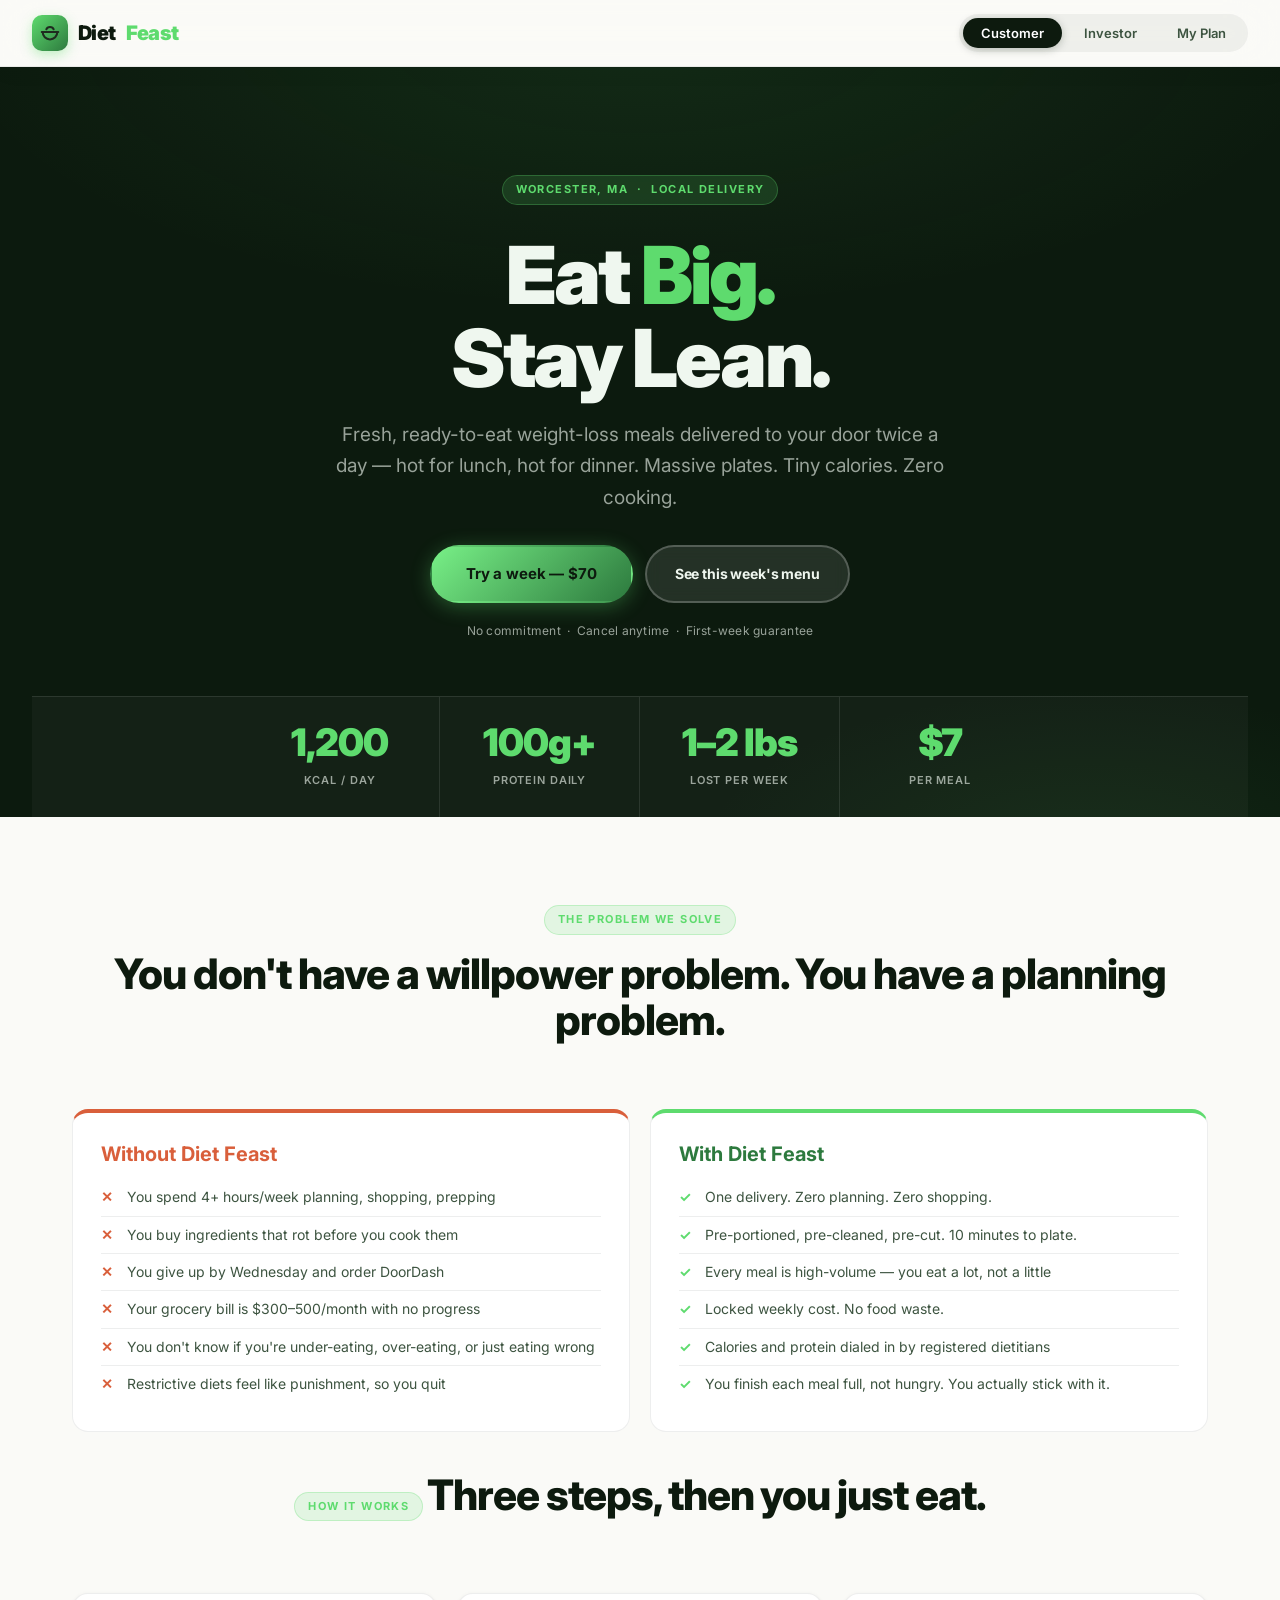
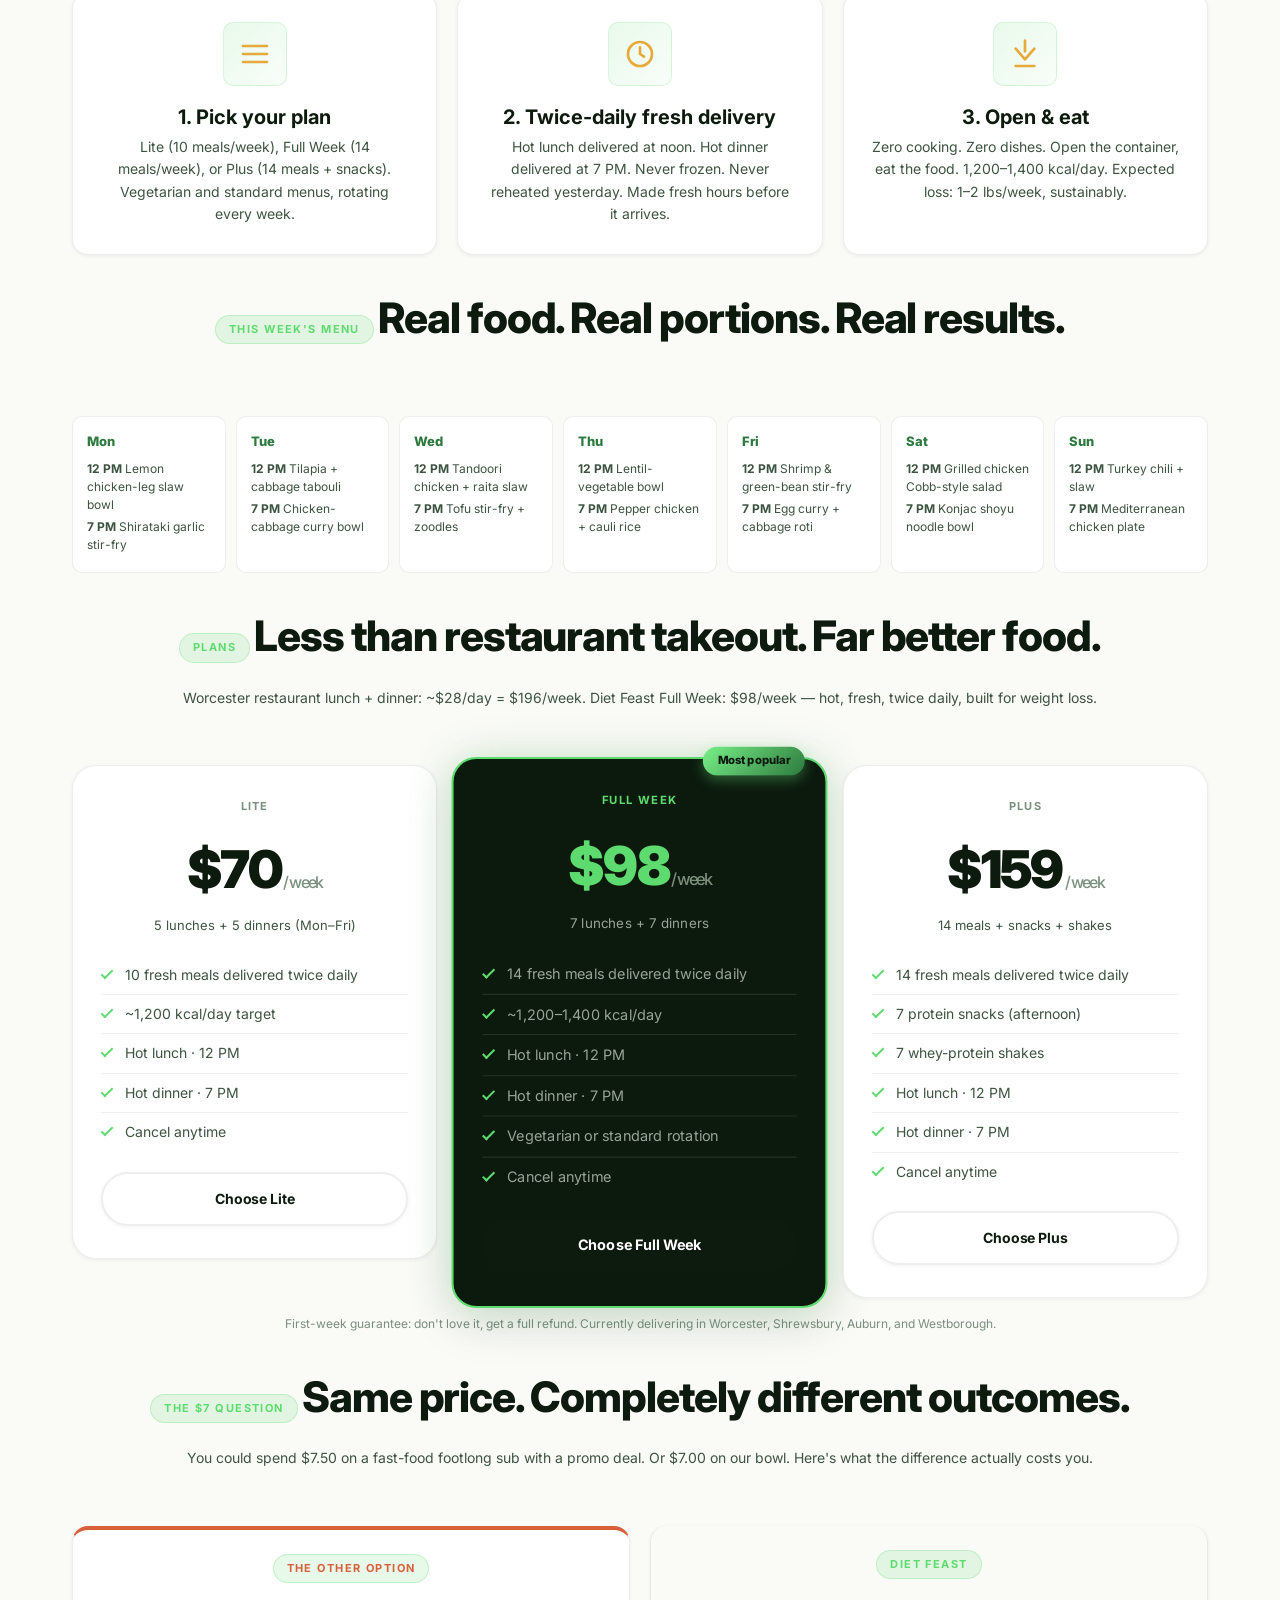
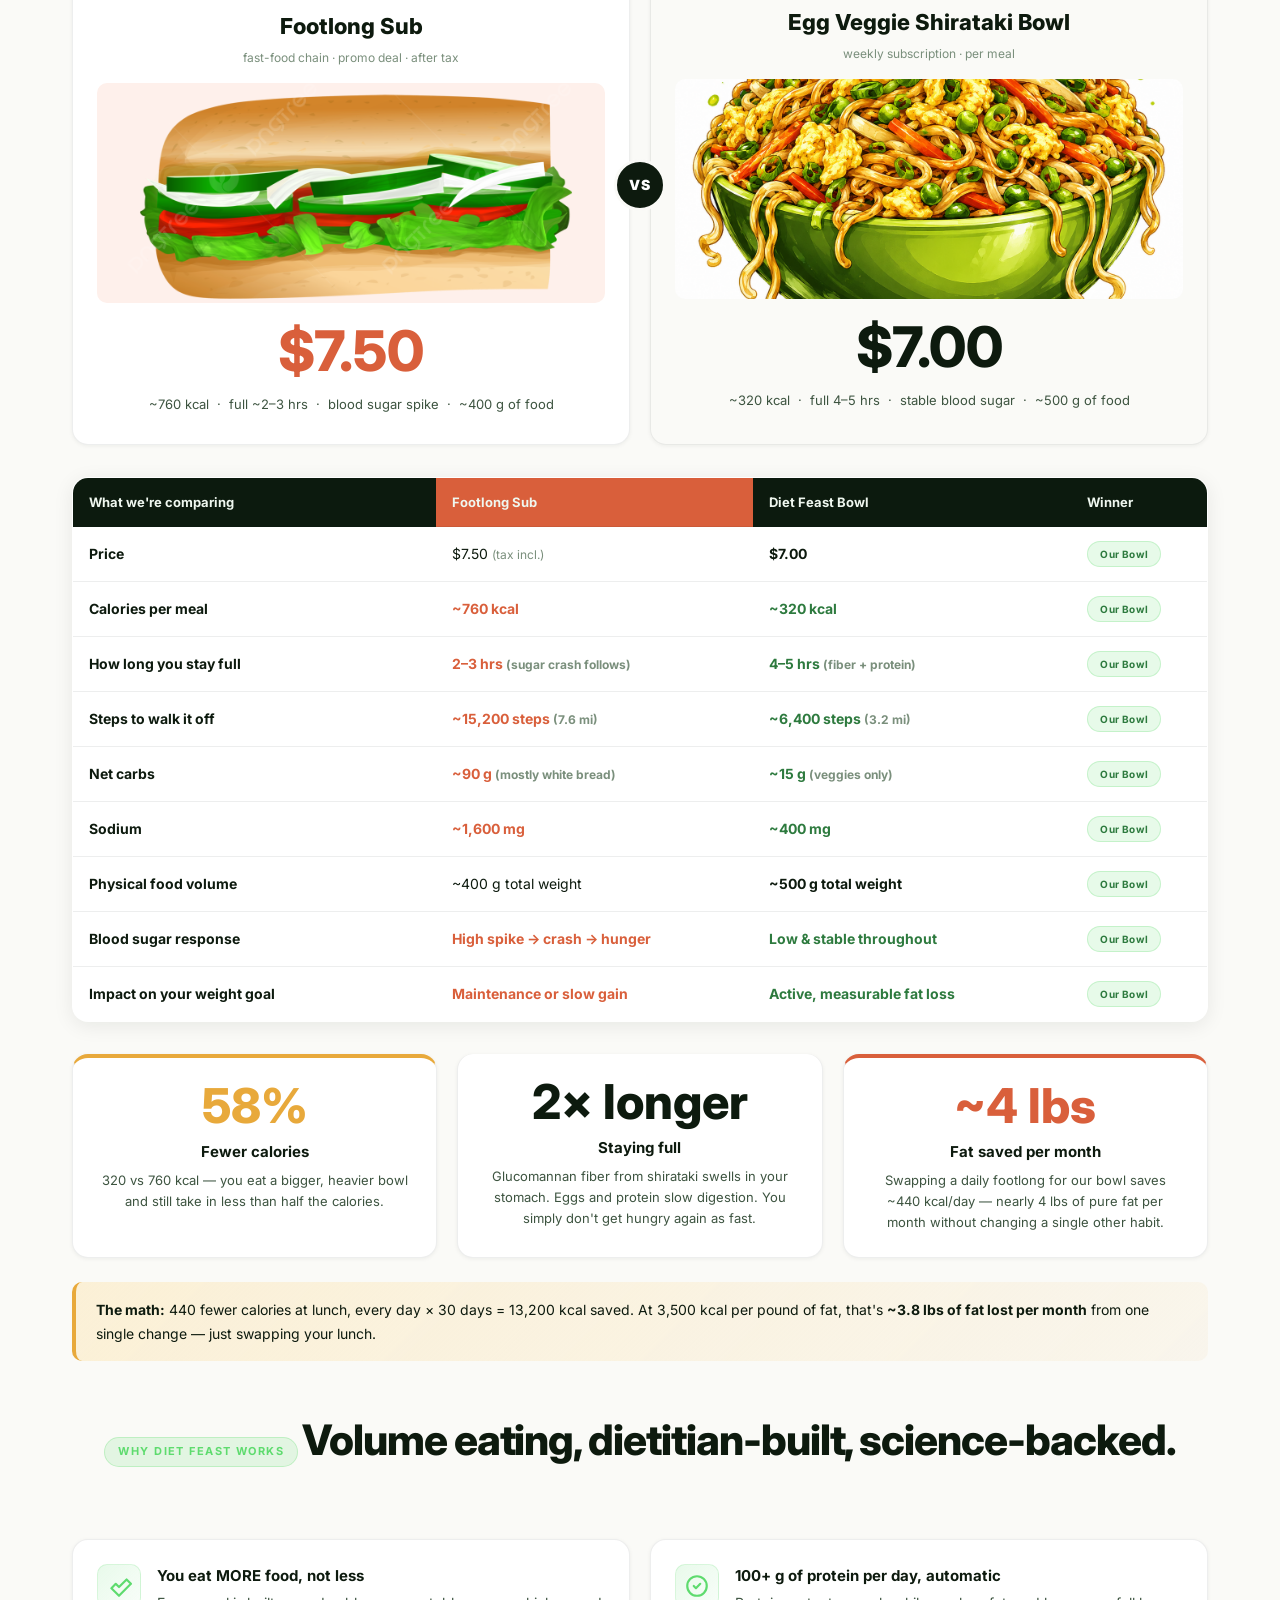
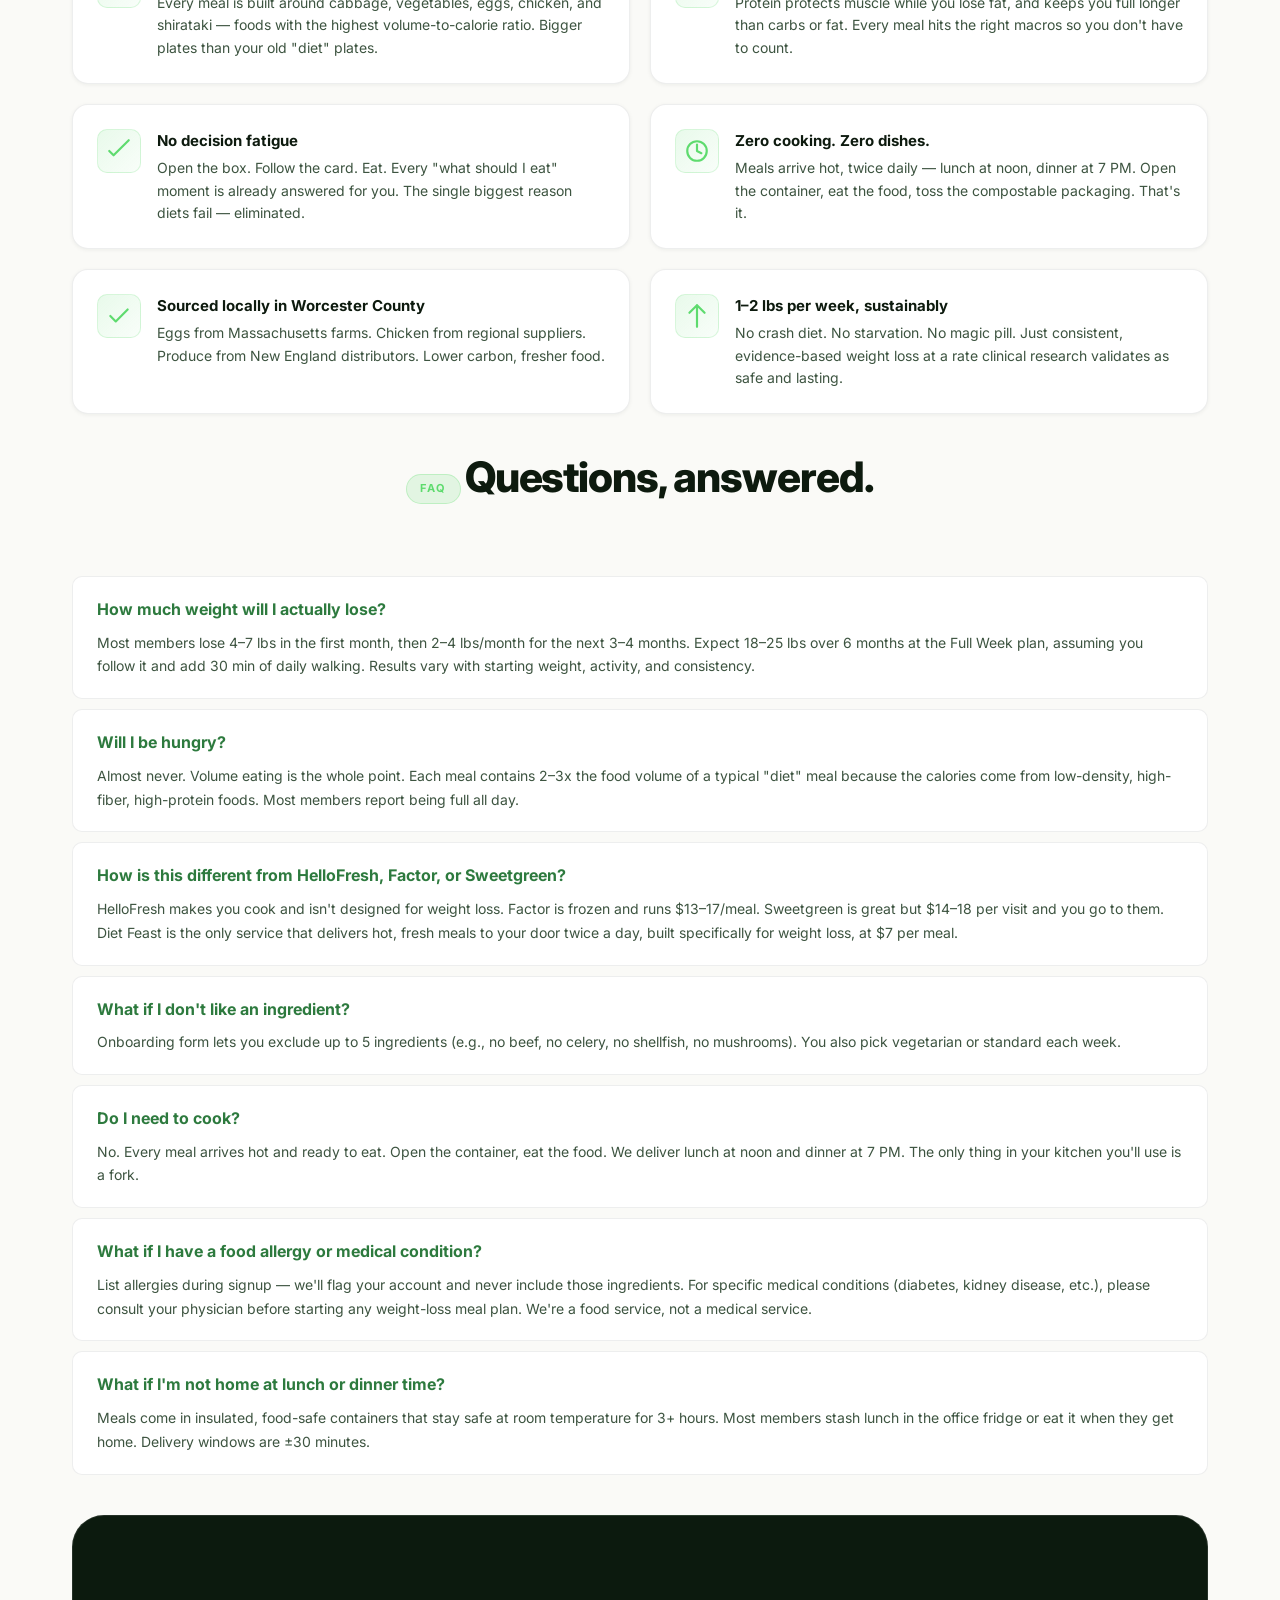
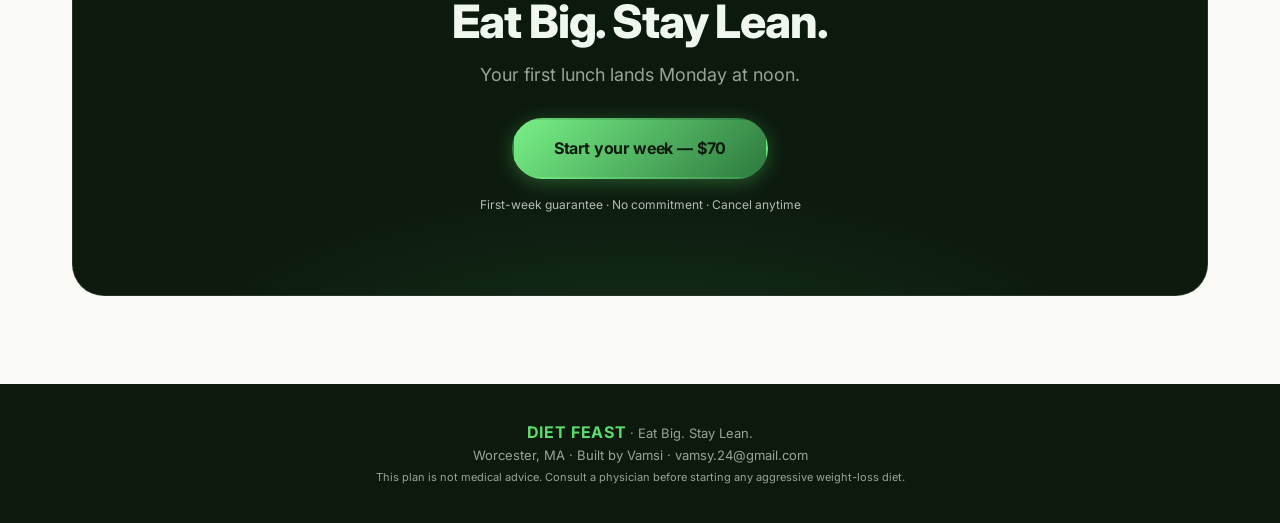
<file: index.html>
﻿<!DOCTYPE html>
<html lang="en">
<head>
<meta charset="UTF-8">
<meta name="viewport" content="width=device-width, initial-scale=1.0">
<title>Diet Feast — Eat Big. Stay Lean.</title>
<link rel="preconnect" href="https://fonts.googleapis.com">
<link rel="preconnect" href="https://fonts.gstatic.com" crossorigin>
<link rel="stylesheet" href="css/main.css">
</head>
<body>

<nav class="nav">
  <div class="logo">
    <div class="logo-icon">
      <svg width="22" height="22" viewBox="0 0 24 24" fill="none" stroke="#1F2A1F" stroke-width="2.2" stroke-linecap="round" stroke-linejoin="round">
        <path d="M3 11h18"/>
        <path d="M4 11c0 4.5 3.5 8 8 8s8-3.5 8-8"/>
        <path d="M8 8c.5-1.5 2-2.5 4-2.5s3.5 1 4 2.5"/>
      </svg>
    </div>
    Diet <span class="lime">Feast</span>
  </div>
  <div class="tabs">
    <button class="tab active" data-section="customer">Customer</button>
    <button class="tab" data-section="investor">Investor</button>
    <button class="tab" data-section="personal">My Plan</button>
  </div>
</nav>

<!-- ===================== CUSTOMER SECTION ===================== -->
<section id="customer" class="section active">

<div class="hero-cust">
  <span class="eyebrow">Worcester, MA &nbsp;·&nbsp; Local Delivery</span>
  <h1 style="margin-top:12px;">Eat <span class="accent">Big.</span><br>Stay Lean.</h1>
  <p class="lead">Fresh, ready-to-eat weight-loss meals delivered to your door twice a day — hot for lunch, hot for dinner. Massive plates. Tiny calories. Zero cooking.</p>
  <div class="hero-cta">
    <a class="btn btn-primary" href="#pricing-cust" style="padding:15px 34px; font-size:15px;">Try a week — $70</a>
    <a class="btn btn-ghost-light" href="#menu-cust">See this week's menu</a>
  </div>
  <p class="hero-fine">No commitment &nbsp;·&nbsp; Cancel anytime &nbsp;·&nbsp; First-week guarantee</p>
  <div class="hero-stats-bar">
    <div class="hero-stat-item">
      <span class="hero-stat-num">1,200</span>
      <span class="hero-stat-lbl">kcal / day</span>
    </div>
    <div class="hero-stat-item">
      <span class="hero-stat-num">100g+</span>
      <span class="hero-stat-lbl">protein daily</span>
    </div>
    <div class="hero-stat-item">
      <span class="hero-stat-num">1–2 lbs</span>
      <span class="hero-stat-lbl">lost per week</span>
    </div>
    <div class="hero-stat-item">
      <span class="hero-stat-num">$7</span>
      <span class="hero-stat-lbl">per meal</span>
    </div>
  </div>
</div>

<div class="container">

  <div class="section-head">
    <span class="eyebrow">The problem we solve</span>
    <h2>You don't have a willpower problem. You have a planning problem.</h2>
  </div>

  <div class="compare-strip">
    <div class="compare-side bad">
      <h3 style="color:var(--terra)">Without Diet Feast</h3>
      <ul>
        <li>You spend 4+ hours/week planning, shopping, prepping</li>
        <li>You buy ingredients that rot before you cook them</li>
        <li>You give up by Wednesday and order DoorDash</li>
        <li>Your grocery bill is $300–500/month with no progress</li>
        <li>You don't know if you're under-eating, over-eating, or just eating wrong</li>
        <li>Restrictive diets feel like punishment, so you quit</li>
      </ul>
    </div>
    <div class="compare-side good">
      <h3 style="color:var(--green)">With Diet Feast</h3>
      <ul>
        <li>One delivery. Zero planning. Zero shopping.</li>
        <li>Pre-portioned, pre-cleaned, pre-cut. 10 minutes to plate.</li>
        <li>Every meal is high-volume — you eat a lot, not a little</li>
        <li>Locked weekly cost. No food waste.</li>
        <li>Calories and protein dialed in by registered dietitians</li>
        <li>You finish each meal full, not hungry. You actually stick with it.</li>
      </ul>
    </div>
  </div>

  <div class="section-spacer"></div>
  <div class="section-head">
    <span class="eyebrow">How it works</span>
    <h2>Three steps, then you just eat.</h2>
  </div>

  <div class="grid g3">
    <div class="solution-card">
      <div class="solution-icon">
        <svg width="32" height="32" viewBox="0 0 24 24" fill="none" stroke="#E8A93B" stroke-width="2" stroke-linecap="round" stroke-linejoin="round">
          <path d="M3 12h18M3 6h18M3 18h18"/>
        </svg>
      </div>
      <h3>1. Pick your plan</h3>
      <p class="muted">Lite (10 meals/week), Full Week (14 meals/week), or Plus (14 meals + snacks). Vegetarian and standard menus, rotating every week.</p>
    </div>
    <div class="solution-card">
      <div class="solution-icon">
        <svg width="32" height="32" viewBox="0 0 24 24" fill="none" stroke="#E8A93B" stroke-width="2" stroke-linecap="round" stroke-linejoin="round">
          <circle cx="12" cy="12" r="9"/>
          <path d="M12 7v5l3 2"/>
        </svg>
      </div>
      <h3>2. Twice-daily fresh delivery</h3>
      <p class="muted">Hot lunch delivered at noon. Hot dinner delivered at 7 PM. Never frozen. Never reheated yesterday. Made fresh hours before it arrives.</p>
    </div>
    <div class="solution-card">
      <div class="solution-icon">
        <svg width="32" height="32" viewBox="0 0 24 24" fill="none" stroke="#E8A93B" stroke-width="2" stroke-linecap="round" stroke-linejoin="round">
          <path d="M12 2v8M5 8l7 8 7-8M5 21h14"/>
        </svg>
      </div>
      <h3>3. Open & eat</h3>
      <p class="muted">Zero cooking. Zero dishes. Open the container, eat the food. 1,200–1,400 kcal/day. Expected loss: 1–2 lbs/week, sustainably.</p>
    </div>
  </div>

  <div class="section-spacer"></div>
  <div class="section-head" id="menu-cust">
    <span class="eyebrow">This week's menu</span>
    <h2>Real food. Real portions. Real results.</h2>
  </div>

  <div class="menu-preview">
    <div class="menu-day">
      <strong>Mon</strong>
      <p><span style="color:var(--lime-dark); font-weight:700;">12 PM</span> Lemon chicken-leg slaw bowl</p>
      <p><span style="color:var(--lime-dark); font-weight:700;">7 PM</span> Shirataki garlic stir-fry</p>
    </div>
    <div class="menu-day">
      <strong>Tue</strong>
      <p><span style="color:var(--lime-dark); font-weight:700;">12 PM</span> Tilapia + cabbage tabouli</p>
      <p><span style="color:var(--lime-dark); font-weight:700;">7 PM</span> Chicken-cabbage curry bowl</p>
    </div>
    <div class="menu-day">
      <strong>Wed</strong>
      <p><span style="color:var(--lime-dark); font-weight:700;">12 PM</span> Tandoori chicken + raita slaw</p>
      <p><span style="color:var(--lime-dark); font-weight:700;">7 PM</span> Tofu stir-fry + zoodles</p>
    </div>
    <div class="menu-day">
      <strong>Thu</strong>
      <p><span style="color:var(--lime-dark); font-weight:700;">12 PM</span> Lentil-vegetable bowl</p>
      <p><span style="color:var(--lime-dark); font-weight:700;">7 PM</span> Pepper chicken + cauli rice</p>
    </div>
    <div class="menu-day">
      <strong>Fri</strong>
      <p><span style="color:var(--lime-dark); font-weight:700;">12 PM</span> Shrimp & green-bean stir-fry</p>
      <p><span style="color:var(--lime-dark); font-weight:700;">7 PM</span> Egg curry + cabbage roti</p>
    </div>
    <div class="menu-day">
      <strong>Sat</strong>
      <p><span style="color:var(--lime-dark); font-weight:700;">12 PM</span> Grilled chicken Cobb-style salad</p>
      <p><span style="color:var(--lime-dark); font-weight:700;">7 PM</span> Konjac shoyu noodle bowl</p>
    </div>
    <div class="menu-day">
      <strong>Sun</strong>
      <p><span style="color:var(--lime-dark); font-weight:700;">12 PM</span> Turkey chili + slaw</p>
      <p><span style="color:var(--lime-dark); font-weight:700;">7 PM</span> Mediterranean chicken plate</p>
    </div>
  </div>

  <div class="section-spacer"></div>
  <div class="section-head" id="pricing-cust">
    <span class="eyebrow">Plans</span>
    <h2>Less than restaurant takeout. Far better food.</h2>
    <p class="muted" style="margin-top:8px;">Worcester restaurant lunch + dinner: ~$28/day = $196/week. Diet Feast Full Week: $98/week — hot, fresh, twice daily, built for weight loss.</p>
  </div>

  <div class="grid g3" style="align-items:start;">
    <div class="cust-tier">
      <div class="cust-tier-name">Lite</div>
      <div class="cust-tier-price">$70<span> / week</span></div>
      <div class="cust-tier-sub">5 lunches + 5 dinners (Mon–Fri)</div>
      <ul>
        <li>10 fresh meals delivered twice daily</li>
        <li>~1,200 kcal/day target</li>
        <li>Hot lunch · 12 PM</li>
        <li>Hot dinner · 7 PM</li>
        <li>Cancel anytime</li>
      </ul>
      <a class="btn btn-outline" href="#cta-cust" style="width:100%;">Choose Lite</a>
    </div>
    <div class="cust-tier featured">
      <span class="tier-badge">Most popular</span>
      <div class="cust-tier-name">Full Week</div>
      <div class="cust-tier-price">$98<span> / week</span></div>
      <div class="cust-tier-sub">7 lunches + 7 dinners</div>
      <ul>
        <li>14 fresh meals delivered twice daily</li>
        <li>~1,200–1,400 kcal/day</li>
        <li>Hot lunch · 12 PM</li>
        <li>Hot dinner · 7 PM</li>
        <li>Vegetarian or standard rotation</li>
        <li>Cancel anytime</li>
      </ul>
      <a class="btn" href="#cta-cust" style="width:100%;">Choose Full Week</a>
    </div>
    <div class="cust-tier">
      <div class="cust-tier-name">Plus</div>
      <div class="cust-tier-price">$159<span> / week</span></div>
      <div class="cust-tier-sub">14 meals + snacks + shakes</div>
      <ul>
        <li>14 fresh meals delivered twice daily</li>
        <li>7 protein snacks (afternoon)</li>
        <li>7 whey-protein shakes</li>
        <li>Hot lunch · 12 PM</li>
        <li>Hot dinner · 7 PM</li>
        <li>Cancel anytime</li>
      </ul>
      <a class="btn btn-outline" href="#cta-cust" style="width:100%;">Choose Plus</a>
    </div>
  </div>

  <p class="tiny" style="text-align:center; margin-top:14px;">First-week guarantee: don't love it, get a full refund. Currently delivering in Worcester, Shrewsbury, Auburn, and Westborough.</p>

  <div class="section-spacer"></div>

  <!-- ===== VS SUBWAY COMPARISON ===== -->
  <div class="section-head" id="vs-footlong">
    <span class="eyebrow">The $7 Question</span>
    <h2>Same price. Completely different outcomes.</h2>
    <p class="muted" style="margin-top:8px;">You could spend $7.50 on a fast-food footlong sub with a promo deal. Or $7.00 on our bowl. Here's what the difference actually costs you.</p>
  </div>

  <div class="grid g2" style="margin-bottom:32px; position:relative;">
    <div class="card" style="border-top:4px solid var(--terra); text-align:center; padding:24px 24px 28px;">
      <div class="eyebrow" style="color:var(--terra);">The Other Option</div>
      <div style="font-size:22px; font-weight:800; color:var(--ink); margin:10px 0 4px;">Footlong Sub</div>
      <div class="tiny" style="margin-bottom:16px;">fast-food chain · promo deal · after tax</div>
      <!-- Replace the src URL below with any free sandwich photo, e.g. from pexels.com -->
      <div style="width:100%; height:220px; border-radius:10px; overflow:hidden; margin-bottom:20px; background:var(--terra-light); display:flex; align-items:center; justify-content:center;">
        <img src="images/footlong-sub.png"
             alt="Footlong Sub"
             style="width:100%; height:100%; object-fit:cover; display:block;"
             onerror="this.parentElement.innerHTML='<span style=&quot;font-size:12px;color:var(--terra);font-weight:600;&quot;>Drop footlong-sub.png<br>in the images/ folder</span>'">
      </div>
      <div style="font-size:56px; font-weight:800; color:var(--terra); line-height:1;">$7.50</div>
      <div class="muted" style="margin-top:14px; font-size:13px; line-height:1.7;">~760 kcal &nbsp;·&nbsp; full ~2–3 hrs &nbsp;·&nbsp; blood sugar spike &nbsp;·&nbsp; ~400 g of food</div>
    </div>
    <div class="card" style="border-top:4px solid var(--green-dark); background:var(--green-light); text-align:center; padding:24px 24px 28px;">
      <div class="eyebrow">Diet Feast</div>
      <div style="font-size:22px; font-weight:800; color:var(--ink); margin:10px 0 4px;">Egg Veggie Shirataki Bowl</div>
      <div class="tiny" style="margin-bottom:16px;">weekly subscription · per meal</div>
      <!-- Your bowl photo goes here — save it as images/bowl.jpg -->
      <div style="width:100%; height:220px; border-radius:10px; overflow:hidden; margin-bottom:20px; background:var(--green-light); display:flex; align-items:center; justify-content:center;">
        <img src="images/egg_noodles.png"
             alt="Egg Veggie Shirataki Bowl"
             style="width:100%; height:100%; object-fit:cover; display:block;"
             onerror="this.parentElement.innerHTML='<span style=&quot;font-size:12px;color:var(--green-dark);font-weight:600;&quot;>Drop your bowl photo<br>in the images/ folder</span>'">
      </div>
      <div style="font-size:56px; font-weight:800; color:var(--green-dark); line-height:1;">$7.00</div>
      <div class="muted" style="margin-top:14px; font-size:13px; line-height:1.7;">~320 kcal &nbsp;·&nbsp; full 4–5 hrs &nbsp;·&nbsp; stable blood sugar &nbsp;·&nbsp; ~500 g of food</div>
    </div>
    <div style="position:absolute; top:50%; left:50%; transform:translate(-50%,-50%); background:var(--ink); color:var(--white); border-radius:50%; width:52px; height:52px; display:flex; align-items:center; justify-content:center; font-weight:900; font-size:14px; letter-spacing:0.04em; border:3px solid var(--cream); z-index:5;">VS</div>
  </div>

  <table class="comparison-table" style="margin-bottom:32px;">
    <thead>
      <tr>
        <th style="width:32%;">What we're comparing</th>
        <th style="width:28%; background:var(--terra);">Footlong Sub</th>
        <th style="width:28%;">Diet Feast Bowl</th>
        <th style="width:12%;">Winner</th>
      </tr>
    </thead>
    <tbody>
      <tr>
        <td><strong>Price</strong></td>
        <td>$7.50 <span class="tiny">(tax incl.)</span></td>
        <td style="background:var(--green-light);"><strong>$7.00</strong></td>
        <td><span class="tag tag-green" style="font-size:10px;">Our Bowl</span></td>
      </tr>
      <tr>
        <td><strong>Calories per meal</strong></td>
        <td class="no">~760 kcal</td>
        <td class="yes" style="background:var(--green-light);">~320 kcal</td>
        <td><span class="tag tag-green" style="font-size:10px;">Our Bowl</span></td>
      </tr>
      <tr>
        <td><strong>How long you stay full</strong></td>
        <td class="no">2–3 hrs <span class="tiny">(sugar crash follows)</span></td>
        <td class="yes" style="background:var(--green-light);">4–5 hrs <span class="tiny">(fiber + protein)</span></td>
        <td><span class="tag tag-green" style="font-size:10px;">Our Bowl</span></td>
      </tr>
      <tr>
        <td><strong>Steps to walk it off</strong></td>
        <td class="no">~15,200 steps <span class="tiny">(7.6 mi)</span></td>
        <td class="yes" style="background:var(--green-light);">~6,400 steps <span class="tiny">(3.2 mi)</span></td>
        <td><span class="tag tag-green" style="font-size:10px;">Our Bowl</span></td>
      </tr>
      <tr>
        <td><strong>Net carbs</strong></td>
        <td class="no">~90 g <span class="tiny">(mostly white bread)</span></td>
        <td class="yes" style="background:var(--green-light);">~15 g <span class="tiny">(veggies only)</span></td>
        <td><span class="tag tag-green" style="font-size:10px;">Our Bowl</span></td>
      </tr>
      <tr>
        <td><strong>Sodium</strong></td>
        <td class="no">~1,600 mg</td>
        <td class="yes" style="background:var(--green-light);">~400 mg</td>
        <td><span class="tag tag-green" style="font-size:10px;">Our Bowl</span></td>
      </tr>
      <tr>
        <td><strong>Physical food volume</strong></td>
        <td>~400 g total weight</td>
        <td style="background:var(--green-light);"><strong>~500 g total weight</strong></td>
        <td><span class="tag tag-green" style="font-size:10px;">Our Bowl</span></td>
      </tr>
      <tr>
        <td><strong>Blood sugar response</strong></td>
        <td class="no">High spike &rarr; crash &rarr; hunger</td>
        <td class="yes" style="background:var(--green-light);">Low &amp; stable throughout</td>
        <td><span class="tag tag-green" style="font-size:10px;">Our Bowl</span></td>
      </tr>
      <tr>
        <td><strong>Impact on your weight goal</strong></td>
        <td class="no">Maintenance or slow gain</td>
        <td class="yes" style="background:var(--green-light);">Active, measurable fat loss</td>
        <td><span class="tag tag-green" style="font-size:10px;">Our Bowl</span></td>
      </tr>
    </tbody>
  </table>

  <div class="grid g3" style="margin-bottom:24px;">
    <div class="card" style="text-align:center; border-top:4px solid var(--gold);">
      <div style="font-size:48px; font-weight:800; color:var(--gold); line-height:1;">58%</div>
      <div style="font-weight:700; font-size:15px; margin:10px 0 6px;">Fewer calories</div>
      <p class="muted" style="font-size:13px;">320 vs 760 kcal — you eat a bigger, heavier bowl and still take in less than half the calories.</p>
    </div>
    <div class="card" style="text-align:center; border-top:4px solid var(--green-dark);">
      <div style="font-size:48px; font-weight:800; color:var(--green-dark); line-height:1;">2&times; longer</div>
      <div style="font-weight:700; font-size:15px; margin:10px 0 6px;">Staying full</div>
      <p class="muted" style="font-size:13px;">Glucomannan fiber from shirataki swells in your stomach. Eggs and protein slow digestion. You simply don't get hungry again as fast.</p>
    </div>
    <div class="card" style="text-align:center; border-top:4px solid var(--terra);">
      <div style="font-size:48px; font-weight:800; color:var(--terra); line-height:1;">~4 lbs</div>
      <div style="font-weight:700; font-size:15px; margin:10px 0 6px;">Fat saved per month</div>
      <p class="muted" style="font-size:13px;">Swapping a daily footlong for our bowl saves ~440 kcal/day — nearly 4 lbs of pure fat per month without changing a single other habit.</p>
    </div>
  </div>

  <div class="tip-box">
    <strong>The math:</strong> 440 fewer calories at lunch, every day &times; 30 days = 13,200 kcal saved. At 3,500 kcal per pound of fat, that's <strong>~3.8 lbs of fat lost per month</strong> from one single change — just swapping your lunch.
  </div>

  <div class="section-spacer"></div>
  <div class="section-head">
    <span class="eyebrow">Why Diet Feast works</span>
    <h2>Volume eating, dietitian-built, science-backed.</h2>
  </div>

  <div class="grid g2">
    <div class="benefit-card">
      <div class="benefit-icon">
        <svg class="svg-icon" stroke="#2F7344" viewBox="0 0 24 24"><path d="M12 21l-7-7 4-4 3 3 7-7 4 4z"/></svg>
      </div>
      <div>
        <h4>You eat MORE food, not less</h4>
        <p class="muted">Every meal is built around cabbage, vegetables, eggs, chicken, and shirataki — foods with the highest volume-to-calorie ratio. Bigger plates than your old "diet" plates.</p>
      </div>
    </div>
    <div class="benefit-card">
      <div class="benefit-icon">
        <svg class="svg-icon" stroke="#2F7344" viewBox="0 0 24 24"><path d="M9 12l2 2 4-4"/><circle cx="12" cy="12" r="9"/></svg>
      </div>
      <div>
        <h4>100+ g of protein per day, automatic</h4>
        <p class="muted">Protein protects muscle while you lose fat, and keeps you full longer than carbs or fat. Every meal hits the right macros so you don't have to count.</p>
      </div>
    </div>
    <div class="benefit-card">
      <div class="benefit-icon">
        <svg class="svg-icon" stroke="#2F7344" viewBox="0 0 24 24"><path d="M3 12l4 4 14-14"/></svg>
      </div>
      <div>
        <h4>No decision fatigue</h4>
        <p class="muted">Open the box. Follow the card. Eat. Every "what should I eat" moment is already answered for you. The single biggest reason diets fail — eliminated.</p>
      </div>
    </div>
    <div class="benefit-card">
      <div class="benefit-icon">
        <svg class="svg-icon" stroke="#2F7344" viewBox="0 0 24 24"><circle cx="12" cy="12" r="9"/><path d="M12 6v6l4 2"/></svg>
      </div>
      <div>
        <h4>Zero cooking. Zero dishes.</h4>
        <p class="muted">Meals arrive hot, twice daily — lunch at noon, dinner at 7 PM. Open the container, eat the food, toss the compostable packaging. That's it.</p>
      </div>
    </div>
    <div class="benefit-card">
      <div class="benefit-icon">
        <svg class="svg-icon" stroke="#2F7344" viewBox="0 0 24 24"><path d="M20 6L9 17l-5-5"/></svg>
      </div>
      <div>
        <h4>Sourced locally in Worcester County</h4>
        <p class="muted">Eggs from Massachusetts farms. Chicken from regional suppliers. Produce from New England distributors. Lower carbon, fresher food.</p>
      </div>
    </div>
    <div class="benefit-card">
      <div class="benefit-icon">
        <svg class="svg-icon" stroke="#2F7344" viewBox="0 0 24 24"><path d="M12 2v20M5 9l7-7 7 7"/></svg>
      </div>
      <div>
        <h4>1–2 lbs per week, sustainably</h4>
        <p class="muted">No crash diet. No starvation. No magic pill. Just consistent, evidence-based weight loss at a rate clinical research validates as safe and lasting.</p>
      </div>
    </div>
  </div>

  <div class="section-spacer"></div>
  <div class="section-head">
    <span class="eyebrow">FAQ</span>
    <h2>Questions, answered.</h2>
  </div>

  <div class="faq-item">
    <h4>How much weight will I actually lose?</h4>
    <p>Most members lose 4–7 lbs in the first month, then 2–4 lbs/month for the next 3–4 months. Expect 18–25 lbs over 6 months at the Full Week plan, assuming you follow it and add 30 min of daily walking. Results vary with starting weight, activity, and consistency.</p>
  </div>
  <div class="faq-item">
    <h4>Will I be hungry?</h4>
    <p>Almost never. Volume eating is the whole point. Each meal contains 2–3x the food volume of a typical "diet" meal because the calories come from low-density, high-fiber, high-protein foods. Most members report being full all day.</p>
  </div>
  <div class="faq-item">
    <h4>How is this different from HelloFresh, Factor, or Sweetgreen?</h4>
    <p>HelloFresh makes you cook and isn't designed for weight loss. Factor is frozen and runs $13–17/meal. Sweetgreen is great but $14–18 per visit and you go to them. Diet Feast is the only service that delivers hot, fresh meals to your door twice a day, built specifically for weight loss, at $7 per meal.</p>
  </div>
  <div class="faq-item">
    <h4>What if I don't like an ingredient?</h4>
    <p>Onboarding form lets you exclude up to 5 ingredients (e.g., no beef, no celery, no shellfish, no mushrooms). You also pick vegetarian or standard each week.</p>
  </div>
  <div class="faq-item">
    <h4>Do I need to cook?</h4>
    <p>No. Every meal arrives hot and ready to eat. Open the container, eat the food. We deliver lunch at noon and dinner at 7 PM. The only thing in your kitchen you'll use is a fork.</p>
  </div>
  <div class="faq-item">
    <h4>What if I have a food allergy or medical condition?</h4>
    <p>List allergies during signup — we'll flag your account and never include those ingredients. For specific medical conditions (diabetes, kidney disease, etc.), please consult your physician before starting any weight-loss meal plan. We're a food service, not a medical service.</p>
  </div>
  <div class="faq-item">
    <h4>What if I'm not home at lunch or dinner time?</h4>
    <p>Meals come in insulated, food-safe containers that stay safe at room temperature for 3+ hours. Most members stash lunch in the office fridge or eat it when they get home. Delivery windows are ±30 minutes.</p>
  </div>

  <div class="cta-strip" id="cta-cust">
    <h2>Eat Big. Stay Lean.</h2>
    <p class="lead">Your first lunch lands Monday at noon.</p>
    <a class="btn btn-primary" href="#" style="padding:16px 40px; font-size:16px;">Start your week — $70</a>
    <p class="tiny" style="margin-top:16px; color:rgba(255,255,255,0.7);">First-week guarantee · No commitment · Cancel anytime</p>
  </div>

</div>

</section>

<!-- ===================== INVESTOR SECTION ===================== -->
<section id="investor" class="section">

<div class="hero-invest">
  <span class="tag" style="background:rgba(255,255,255,0.15); color:white;">Series Seed · $500K · Worcester, MA</span>
  <h1 style="margin-top:16px;">Diet <span style="color:var(--lime);">Feast</span></h1>
  <p class="lead" style="font-size:22px; font-weight:600; color:var(--lime); letter-spacing:0.02em;">Eat Big. Stay Lean.</p>
  <p class="lead">A weight-loss meal subscription built around volume eating, local sourcing, and zero-decision delivery — solving the only problem the $76B U.S. weight-loss industry hasn't: adherence.</p>
  <div class="hero-stat-strip">
    <div class="hero-stat">
      <span class="hero-stat-num">42%</span>
      <span class="hero-stat-lbl">US adults are obese</span>
    </div>
    <div class="hero-stat">
      <span class="hero-stat-num">$76B</span>
      <span class="hero-stat-lbl">US weight-loss market</span>
    </div>
    <div class="hero-stat">
      <span class="hero-stat-num">$64B</span>
      <span class="hero-stat-lbl">Meal kit market by 2030</span>
    </div>
    <div class="hero-stat">
      <span class="hero-stat-num">95%</span>
      <span class="hero-stat-lbl">of diets fail. We fix this.</span>
    </div>
  </div>
</div>

<div class="container">

  <div class="section-head">
    <span class="eyebrow">The problem</span>
    <h2>Diets fail because of friction, not willpower.</h2>
  </div>

  <div class="grid g3">
    <div class="problem-stat">
      <div class="big-num">$320</div>
      <h4 style="margin-top:6px;">Avg monthly grocery spend</h4>
      <p class="muted">Single adult, US average. Most of it wasted on impulse buys, food rot, and high-calorie convenience items.</p>
    </div>
    <div class="problem-stat">
      <div class="big-num">4h+</div>
      <h4 style="margin-top:6px;">Weekly planning load</h4>
      <p class="muted">Planning, shopping, prepping, dishes. The cognitive cost of "what's for dinner" is the #1 reason diets collapse by week 3.</p>
    </div>
    <div class="problem-stat">
      <div class="big-num">73%</div>
      <h4 style="margin-top:6px;">US adults overweight or obese</h4>
      <p class="muted">Demand is universal. Existing solutions (gyms, pills, fad diets, generic meal kits) under-serve the population that needs them most.</p>
    </div>
  </div>

  <p class="lead" style="margin-top:32px; text-align:center; max-width:780px; margin-left:auto; margin-right:auto;">
    Existing meal kits (HelloFresh, Blue Apron) aren't built for weight loss. Medical programs (Noom, WW) sell tracking — not food. Frozen-meal services (Factor, Trifecta) cost $13–17/meal and feel like punishment.
    <br><br>
    <strong>No one is doing dietitian-built, volume-first, locally-sourced, $6/meal weight-loss kits.</strong> We are.
  </p>

  <div class="section-spacer"></div>
  <div class="section-head">
    <span class="eyebrow">Our solution</span>
    <h2>Three pillars that compound into adherence.</h2>
  </div>

  <div class="grid g3">
    <div class="pillar">
      <div class="pillar-icon">
        <svg class="svg-icon" viewBox="0 0 24 24"><path d="M3 8h18M3 12h18M3 16h12"/></svg>
      </div>
      <h3>Volume-first menus</h3>
      <p class="muted">Cabbage, shirataki, eggs, chicken, vegetables — engineered for maximum plate size at minimum calories. Members eat more, not less. Satiety drives compliance.</p>
    </div>
    <div class="pillar">
      <div class="pillar-icon">
        <svg class="svg-icon" viewBox="0 0 24 24"><path d="M3 12l3-3 4 4 8-8 3 3"/></svg>
      </div>
      <h3>Local sourcing, low COGS</h3>
      <p class="muted">Direct relationships with MA farms and regional poultry processors cut ingredient cost 30–40% vs. HelloFresh. Lower price, higher margin, fresher product.</p>
    </div>
    <div class="pillar">
      <div class="pillar-icon">
        <svg class="svg-icon" viewBox="0 0 24 24"><circle cx="12" cy="12" r="9"/><path d="M12 8v4l3 2"/></svg>
      </div>
      <h3>Twice-daily fresh delivery</h3>
      <p class="muted">Hot lunch at noon, hot dinner at 7 PM. Never frozen. Zero cooking. The "what should I eat?" question is eliminated — the only diet variable that actually predicts success.</p>
    </div>
  </div>

  <div class="section-spacer"></div>
  <div class="section-head">
    <span class="eyebrow">Market</span>
    <h2>A massive, underserved wedge of two giant markets.</h2>
  </div>

  <div class="grid g2" style="align-items:center;">
    <div>
      <h3>TAM · SAM · SOM</h3>
      <div class="econ-row">
        <span><strong>TAM</strong> — US adults overweight + meal kit users</span>
        <strong style="color:var(--green-dark);">$24B</strong>
      </div>
      <div class="econ-row">
        <span><strong>SAM</strong> — New England, $50K+ HHI, weight-loss intent</span>
        <strong style="color:var(--green-dark);">$1.4B</strong>
      </div>
      <div class="econ-row">
        <span><strong>SOM</strong> — Worcester County, year 1</span>
        <strong style="color:var(--green-dark);">$28M</strong>
      </div>
      <p class="muted" style="margin-top:14px;">Worcester County alone: 830K residents, 32% adult obesity rate = 265K people. Capture 1% of obese adults at $98/week = $13.5M ARR from Worcester alone.</p>
    </div>
    <div class="card">
      <h4>US meal-kit market growth ($B)</h4>
      <div class="bar-chart" style="margin-top:30px;">
        <div class="bar" style="height:30%;"><span class="bar-val">$11</span><span class="bar-lbl">2020</span></div>
        <div class="bar" style="height:50%;"><span class="bar-val">$19</span><span class="bar-lbl">2024</span></div>
        <div class="bar" style="height:70%;"><span class="bar-val">$32</span><span class="bar-lbl">2027</span></div>
        <div class="bar" style="height:95%;"><span class="bar-val">$64</span><span class="bar-lbl">2030</span></div>
      </div>
      <p class="tiny" style="margin-top:14px;">Source: Grand View Research, Allied Market Research aggregated estimates.</p>
    </div>
  </div>

  <div class="section-spacer"></div>
  <div class="section-head">
    <span class="eyebrow">Business model</span>
    <h2>Subscription. Three tiers. Predictable revenue.</h2>
  </div>

  <div class="grid g3">
    <div class="tier">
      <div class="cust-tier-name">Lite</div>
      <div class="tier-price">$70<span> / wk</span></div>
      <ul>
        <li>10 meals (Mon–Fri, lunch + dinner)</li>
        <li>Twice-daily fresh delivery</li>
        <li>~$3,479 LTV @ 9 mo retention</li>
      </ul>
    </div>
    <div class="tier featured">
      <span class="tier-badge">Anchor SKU</span>
      <div class="cust-tier-name">Full Week</div>
      <div class="tier-price">$98<span> / wk</span></div>
      <ul>
        <li>14 meals (7 lunches + 7 dinners)</li>
        <li>Twice-daily fresh delivery</li>
        <li>~$5,043 LTV @ 9 mo retention</li>
      </ul>
    </div>
    <div class="tier">
      <div class="cust-tier-name">Plus</div>
      <div class="tier-price">$159<span> / wk</span></div>
      <ul>
        <li>14 meals + 7 snacks + 7 shakes</li>
        <li>Twice-daily fresh delivery</li>
        <li>~$6,216 LTV @ 9 mo retention</li>
      </ul>
    </div>
  </div>

  <p class="muted" style="text-align:center; margin-top:14px;">Projected mix: 25% Lite / 60% Full Week / 15% Plus. <strong>Blended ARPU: $122/week, $6,344/year.</strong></p>

  <div class="section-spacer"></div>
  <div class="section-head">
    <span class="eyebrow">Unit economics</span>
    <h2>Profitable from week 1.</h2>
  </div>

  <div class="financials">
    <div class="card card-dark">
      <h4 style="color:var(--gold);">Per Full Week customer · weekly (14 meals)</h4>
      <div class="econ-row" style="border-color:rgba(255,255,255,0.15);">
        <span>Revenue</span><strong>$98.00</strong>
      </div>
      <div class="econ-row" style="border-color:rgba(255,255,255,0.15);">
        <span>Ingredients (14 × $2.50, local)</span><strong>-$35.00</strong>
      </div>
      <div class="econ-row" style="border-color:rgba(255,255,255,0.15);">
        <span>Hot-meal packaging (compostable)</span><strong>-$8.40</strong>
      </div>
      <div class="econ-row" style="border-color:rgba(255,255,255,0.15);">
        <span>Kitchen labor (cook + portion)</span><strong>-$12.60</strong>
      </div>
      <div class="econ-row" style="border-color:rgba(255,255,255,0.15);">
        <span>Twice-daily delivery (14 drops, batched)</span><strong>-$16.20</strong>
      </div>
      <div class="econ-row" style="border-color:rgba(255,255,255,0.15);">
        <span>Payment processing (2.9%)</span><strong>-$3.74</strong>
      </div>
      <div class="econ-row">
        <span style="color:var(--gold);"><strong>Contribution margin</strong></span><strong style="color:var(--gold);">$53.06 (41%)</strong>
      </div>
    </div>
    <div class="card">
      <h4>Cohort economics</h4>
      <div class="econ-row"><span>CAC (paid + referral blend)</span><strong>$48</strong></div>
      <div class="econ-row"><span>Avg retention</span><strong>9.0 months</strong></div>
      <div class="econ-row"><span>LTV (gross contribution)</span><strong>$2,073</strong></div>
      <div class="econ-row"><span>LTV : CAC</span><strong style="color:var(--green-dark);">43 : 1</strong></div>
      <div class="econ-row"><span>Payback period</span><strong>~6.3 days</strong></div>
      <div class="econ-row"><span>Gross margin at scale</span><strong>50% (Y2)</strong></div>
      <p class="muted" style="margin-top:14px;">Twice-daily delivery cost compresses with route density (more subscribers per neighborhood = lower drop cost). Ingredient cost drops with volume buying. Target 58%+ gross margin by Y3.</p>
    </div>
  </div>

  <div class="section-spacer"></div>
  <div class="section-head">
    <span class="eyebrow">Financial projections</span>
    <h2>$2.4M ARR by month 18. $14M by year 3.</h2>
  </div>

  <table class="comparison-table">
    <thead>
      <tr><th>Period</th><th>Active subscribers</th><th>ARR</th><th>Gross profit</th><th>EBITDA</th><th>Cash burn / month</th></tr>
    </thead>
    <tbody>
      <tr><td>Month 3 (MVP)</td><td>50</td><td>$320K</td><td>$140K</td><td>-$28K</td><td>$22K</td></tr>
      <tr><td>Month 6</td><td>180</td><td>$1.15M</td><td>$507K</td><td>-$12K</td><td>$14K</td></tr>
      <tr><td>Month 12</td><td>400</td><td>$2.56M</td><td>$1.13M</td><td>+$36K</td><td>Profitable</td></tr>
      <tr><td>Month 18</td><td>720</td><td>$4.6M</td><td>$2.07M</td><td>+$210K</td><td>Profitable</td></tr>
      <tr><td>Year 3</td><td>2,200</td><td>$14.1M</td><td>$7.3M</td><td>+$2.1M</td><td>Profitable</td></tr>
    </tbody>
  </table>

  <p class="muted" style="margin-top:12px;">Assumes: blended $98/week ARPU · 5% monthly churn (industry-leading for meal kits) · 8% MoM growth post-MVP via referral + paid Meta/Instagram · expansion to Boston metro in month 14.</p>

  <div class="section-spacer"></div>
  <div class="section-head">
    <span class="eyebrow">Roadmap</span>
    <h2>From MVP to regional leader in 24 months.</h2>
  </div>

  <div class="timeline">
    <div class="phase">
      <h4>Phase 1 · Months 1–3 · MVP in Worcester (5-mile radius)</h4>
      <p class="muted">Lease 800 sq ft commercial kitchen central to Worcester. Hire chef + 2 cooks + 2 part-time drivers. Launch with 50 founding members ($70 founder pricing) within a tight 5-mile radius. Prove twice-daily delivery economics, refine menu, capture testimonials.</p>
    </div>
    <div class="phase">
      <h4>Phase 2 · Months 4–9 · Worcester County scale-up</h4>
      <p class="muted">Grow to 250 active subscribers. Expand delivery radius to Shrewsbury, Auburn, Westborough, Holden, Leominster. Hire ops manager + 4 more kitchen staff + 4 more drivers. Begin paid acquisition on Meta. Add vegetarian menu and Plus tier.</p>
    </div>
    <div class="phase">
      <h4>Phase 3 · Months 10–18 · Boston metro launch</h4>
      <p class="muted">Open second kitchen (Framingham or Waltham) to anchor Boston-suburban delivery radius. 720 subscribers across both kitchens. Twice-daily delivery model requires kitchen-per-region — capital-intensive but defensible. Series A target (~$3M).</p>
    </div>
    <div class="phase">
      <h4>Phase 4 · Year 2–3 · New England regional brand</h4>
      <p class="muted">Open kitchens in Providence RI, Hartford CT, southern NH (~one kitchen per metro). 2,200+ subscribers. Launch corporate wellness B2B (deliver to offices, bulk discount). Strategic partnerships with employer benefit platforms. Explore acquisition / Series B.</p>
    </div>
  </div>

  <div class="section-spacer"></div>
  <div class="section-head">
    <span class="eyebrow">Competition</span>
    <h2>We win on the four things that actually matter.</h2>
  </div>

  <table class="comparison-table">
    <thead>
      <tr><th>Service</th><th>Weight-loss focus</th><th>Cost / meal</th><th>Cooking required</th><th>Delivery cadence</th><th>Hot when delivered</th></tr>
    </thead>
    <tbody>
      <tr><td><strong>Diet Feast</strong></td><td class="yes">Purpose-built</td><td><strong>$9.21</strong></td><td class="yes">None</td><td><strong>Twice daily</strong></td><td class="yes">Hot, fresh</td></tr>
      <tr><td>HelloFresh</td><td class="no">No</td><td>$8.99</td><td class="no">30–45 min</td><td>Weekly box</td><td class="no">Raw kit</td></tr>
      <tr><td>Factor</td><td>Partially</td><td>$13.49</td><td class="yes">None (microwave)</td><td>Weekly box</td><td class="no">Frozen</td></tr>
      <tr><td>Sweetgreen</td><td>Partially</td><td>$14–18</td><td class="yes">None</td><td>You go to them</td><td class="yes">Hot in-store</td></tr>
      <tr><td>Trifecta</td><td>Yes</td><td>$15.99</td><td class="yes">None (microwave)</td><td>Weekly box</td><td class="no">Cold/frozen</td></tr>
      <tr><td>Noom / WW</td><td class="yes">App only</td><td>N/A</td><td>—</td><td>None</td><td>—</td></tr>
    </tbody>
  </table>

  <p class="muted" style="margin-top:12px;">Our wedge: <strong>twice-daily hot delivery + weight-loss-purpose + lowest cost-per-meal among ready-to-eat services</strong>. No competitor combines these three.</p>

  <div class="section-spacer"></div>
  <div class="section-head">
    <span class="eyebrow">The ask</span>
    <h2>$500K seed for 18 months runway.</h2>
  </div>

  <div class="grid g2">
    <div class="card">
      <h4 style="color:var(--green-dark);">Use of funds</h4>
      <div class="econ-row"><span>Commercial kitchen lease + buildout</span><strong>$140K</strong></div>
      <div class="econ-row"><span>Initial inventory + equipment</span><strong>$60K</strong></div>
      <div class="econ-row"><span>Team (3 hires Y1)</span><strong>$165K</strong></div>
      <div class="econ-row"><span>Marketing + paid acquisition</span><strong>$80K</strong></div>
      <div class="econ-row"><span>Delivery vehicles + logistics</span><strong>$35K</strong></div>
      <div class="econ-row"><span>Working capital + contingency</span><strong>$20K</strong></div>
    </div>
    <div class="card card-warm">
      <h4 style="color:white;">What we need beyond capital</h4>
      <ul style="list-style:none; margin-top:10px;">
        <li style="padding:8px 0; border-bottom:1px solid rgba(255,255,255,0.2);"><strong>Co-founder · COO/Ops</strong> — kitchen operations, food safety, last-mile delivery routing. 5+ yrs food ops or QSR background.</li>
        <li style="padding:8px 0; border-bottom:1px solid rgba(255,255,255,0.2);"><strong>Head chef · Menu lead</strong> — production scaling expertise, menu rotation, batch-cook efficiency at twice-daily cadence.</li>
        <li style="padding:8px 0; border-bottom:1px solid rgba(255,255,255,0.2);"><strong>Strategic intros</strong> — Worcester gyms, corporate HR/wellness leads, apartment-building partnerships for bulk delivery.</li>
        <li style="padding:8px 0;"><strong>Follow-on commitment</strong> — Series A lead for Boston-kitchen expansion in month 14.</li>
      </ul>
    </div>
  </div>

  <div class="cta-strip">
    <h2>Let's build the meal subscription weight loss deserves.</h2>
    <p class="lead">Vamsi · Founder · vamsy.24@gmail.com · Worcester, MA</p>
    <a class="btn btn-warm" href="mailto:vamsy.24@gmail.com" style="background:var(--lime); color:var(--ink);">Schedule a 30-min intro</a>
  </div>

</div>

</section>

<!-- ===================== PERSONAL SECTION ===================== -->
<section id="personal" class="section">

<div class="container">

  <div class="section-head">
    <span class="eyebrow">Your weight-loss plan</span>
    <h2>Vamsi · 7-day plan · Worcester edition</h2>
    <p class="muted" style="max-width:680px; margin:8px auto 0;">Aggressive but safe. Built around your real sourcing: Walmart Tobias Boland, the meat shop next to Patel's in Shrewsbury, Costco via Instacart. No celery, no beef, no apples.</p>
  </div>

  <div class="profile-grid">
    <div class="stat-card">
      <div class="stat-num">96 kg</div>
      <div class="stat-lbl">Current weight</div>
      <div class="stat-sub">211 lbs</div>
    </div>
    <div class="stat-card" style="border-left-color:var(--terra);">
      <div class="stat-num" style="color:var(--terra);">35.3</div>
      <div class="stat-lbl">Current BMI</div>
      <div class="stat-sub">Class II obesity</div>
    </div>
    <div class="stat-card" style="border-left-color:var(--gold);">
      <div class="stat-num" style="color:var(--gold);">~68 kg</div>
      <div class="stat-lbl">Goal weight</div>
      <div class="stat-sub">BMI 25 · 6–9 months</div>
    </div>
    <div class="stat-card">
      <div class="stat-num">1,200</div>
      <div class="stat-lbl">Daily kcal target</div>
      <div class="stat-sub">~1 kg / week loss</div>
    </div>
  </div>

  <div class="subhead"><h3>Weekly cost summary</h3></div>

  <div class="grid g4">
    <div class="card">
      <div class="stat-num" style="color:var(--green-dark); font-size:24px;">$48</div>
      <div class="stat-lbl">This week (food only)</div>
    </div>
    <div class="card">
      <div class="stat-num" style="color:var(--green-dark); font-size:24px;">$6</div>
      <div class="stat-lbl">Whey amortized / week</div>
      <div class="stat-sub">$50 / 8 weeks Costco</div>
    </div>
    <div class="card">
      <div class="stat-num" style="color:var(--green-dark); font-size:24px;">$54</div>
      <div class="stat-lbl">Total weekly cost</div>
    </div>
    <div class="card" style="background:var(--green-dark); color:white;">
      <div class="stat-num" style="color:var(--gold); font-size:24px;">$195</div>
      <div class="stat-lbl" style="color:rgba(255,255,255,0.85);">Monthly total</div>
      <div class="stat-sub" style="color:rgba(255,255,255,0.65);">Fits your $150–200 budget</div>
    </div>
  </div>

  <div class="subhead"><h3>Where to buy what — your weekly shopping list</h3></div>

  <div class="grid g2">
    <div class="store">
      <div class="store-head">
        <div>
          <div class="store-name">Walmart Tobias Boland</div>
          <div class="store-loc">Tobias Boland Way, Worcester</div>
        </div>
        <div class="store-total">$22</div>
      </div>
      <ul class="store-list">
        <li class="store-item"><span>60 large eggs (lasts 2 weeks)</span><span class="price">$9</span></li>
        <li class="store-item"><span>Plain nonfat Greek yogurt · 32 oz</span><span class="price">$4</span></li>
        <li class="store-item"><span>Firm tofu · 14 oz</span><span class="price">$2.50</span></li>
        <li class="store-item"><span>Dry lentils · 1 lb (red or brown)</span><span class="price">$2</span></li>
        <li class="store-item"><span>Frozen broccoli · 16 oz</span><span class="price">$1.99</span></li>
        <li class="store-item"><span>Frozen spinach · 16 oz</span><span class="price">$2</span></li>
        <li class="store-item"><span>Lemons · 5</span><span class="price">$2.50</span></li>
      </ul>
      <p class="tiny" style="margin-top:10px;">60-egg flat is the best deal in Worcester. Use 2 whole + 4 whites per meal — separate at point of cooking. Refrigerate, lasts 4–5 weeks.</p>
    </div>
    <div class="store">
      <div class="store-head">
        <div>
          <div class="store-name">Meat shop · Shrewsbury</div>
          <div class="store-loc">Next to Patel Bros, Boston Turnpike</div>
        </div>
        <div class="store-total">$9</div>
      </div>
      <ul class="store-list">
        <li class="store-item"><span>Chicken legs · 3 lb @ $3/lb</span><span class="price">$9</span></li>
      </ul>
      <p class="tiny" style="margin-top:10px;">Chicken legs at $3/lb beat breast at $5/lb by 40%. Remove skin before cooking to cut fat ~7g per leg. Drumstick + thigh meat is more flavorful, more iron, more zinc. Use across 5–6 dinners this week.</p>
      <div class="tip-box" style="margin-top:12px;">
        <strong>Tip:</strong> ask for "skinless chicken leg quarters" — they'll often skin them for free.
      </div>
    </div>
    <div class="store">
      <div class="store-head">
        <div>
          <div class="store-name">Patel Brothers · Shrewsbury</div>
          <div class="store-loc">Boston Turnpike</div>
        </div>
        <div class="store-total">$5</div>
      </div>
      <ul class="store-list">
        <li class="store-item"><span>Toor or moong dal · 2 lb</span><span class="price">$3</span></li>
        <li class="store-item"><span>Garam masala / cumin / turmeric refill</span><span class="price">$2</span></li>
      </ul>
      <p class="tiny" style="margin-top:10px;">Patel's lentil prices are ~40% lower than Walmart. Spice section is unbeatable. Pick up 1 lb whole cumin once and grind as needed — fresher and 5x cheaper than pre-ground.</p>
    </div>
    <div class="store">
      <div class="store-head">
        <div>
          <div class="store-name">Aldi or Market Basket</div>
          <div class="store-loc">Lincoln St Aldi · Oxford Market Basket</div>
        </div>
        <div class="store-total">$18</div>
      </div>
      <ul class="store-list">
        <li class="store-item"><span>Green cabbage · 2 heads</span><span class="price">$4</span></li>
        <li class="store-item"><span>Cucumbers · 5</span><span class="price">$3.50</span></li>
        <li class="store-item"><span>Yellow onions · 3 lb bag</span><span class="price">$3</span></li>
        <li class="store-item"><span>Tomatoes · 2 lb</span><span class="price">$3</span></li>
        <li class="store-item"><span>Carrots · 2 lb bag</span><span class="price">$2</span></li>
        <li class="store-item"><span>White mushrooms · 8 oz</span><span class="price">$2.50</span></li>
      </ul>
      <p class="tiny" style="margin-top:10px;">Aldi wins on per-item cost. Market Basket wins on selection and weekly produce deals. Hit whichever is closer this week.</p>
    </div>
    <div class="store">
      <div class="store-head">
        <div>
          <div class="store-name">Costco · via Instacart</div>
          <div class="store-loc">Bulk · every 2 months</div>
        </div>
        <div class="store-total">$50 / 8 weeks</div>
      </div>
      <ul class="store-list">
        <li class="store-item"><span>Whey protein · 5 lb tub</span><span class="price">$50</span></li>
      </ul>
      <p class="tiny" style="margin-top:10px;">~80 servings per tub. Use 1 scoop (24 g protein, 120 kcal) post-workout or as a quick meal-replacement breakfast. Cheapest protein per gram of any source you can buy.</p>
    </div>
    <div class="store">
      <div class="store-head">
        <div>
          <div class="store-name">Optional · Asian market</div>
          <div class="store-loc">Worcester · Park Ave area</div>
        </div>
        <div class="store-total">$8 (3 packs)</div>
      </div>
      <ul class="store-list">
        <li class="store-item"><span>Shirataki / konjac noodles · 3 packs</span><span class="price">$6</span></li>
        <li class="store-item"><span>Bean sprouts · 12 oz</span><span class="price">$2</span></li>
      </ul>
      <p class="tiny" style="margin-top:10px;">Shirataki is cheapest at Asian markets ($1.50–2/pack vs $2.50–3 at mainstream chains). Use 3 nights/week — cabbage covers the rest.</p>
    </div>
  </div>

  <div class="subhead"><h3>Your 7-day timeline</h3></div>

  <div class="day-card">
    <div class="day-head">
      <h3>Day 1 · Monday</h3>
      <div class="day-macros">
        <span><strong>1,185</strong>kcal</span>
        <span><strong>112g</strong>protein</span>
        <span><strong>38g</strong>fiber</span>
      </div>
    </div>
    <div class="day-body">
      <div class="meal">
        <div class="meal-time"><strong>8 AM</strong><span>Breakfast</span></div>
        <div class="meal-content">
          <h4>Veggie egg scramble + cucumber side</h4>
          <p class="meal-recipe">5 egg whites + 1 whole egg scrambled in 1 tsp oil with chopped onion, tomato, frozen spinach, turmeric, salt, pepper. 1 sliced cucumber with lemon & chili powder.</p>
          <div class="meal-stats">
            <span class="stat">280 kcal</span><span class="stat">32 g P</span><span class="stat">6 g fiber</span><span class="stat">10 min</span>
          </div>
          <div class="benefit">✓ High satiety from protein. Choline supports liver function. Spinach gives iron + magnesium.</div>
        </div>
      </div>
      <div class="meal">
        <div class="meal-time"><strong>11 AM</strong><span>Snack</span></div>
        <div class="meal-content">
          <h4>Veg broth + cucumber sticks</h4>
          <p class="meal-recipe">2 cups homemade broth (cabbage cores + onion + garlic + salt + pepper, simmered 20 min). Cucumber sticks with chaat masala.</p>
          <div class="meal-stats"><span class="stat">40 kcal</span><span class="stat">2 g P</span></div>
          <div class="benefit">✓ Clinical trick to suppress hunger. Hot fluid + sodium = full feeling for 90 min.</div>
        </div>
      </div>
      <div class="meal">
        <div class="meal-time"><strong>1 PM</strong><span>Lunch</span></div>
        <div class="meal-content">
          <h4>Lemon-chicken slaw bowl</h4>
          <p class="meal-recipe">2.5 cups shredded green cabbage + ½ cup shredded carrot + chopped tomato + onion. Top with 5 oz pan-cooked chicken leg meat (skin off, 1 tsp oil, garlic powder, paprika, cumin). Dressing: 3 tbsp Greek yogurt + lemon + dill + salt. ¼ cup cooked lentils on the side.</p>
          <div class="meal-stats"><span class="stat">390 kcal</span><span class="stat">40 g P</span><span class="stat">12 g fiber</span><span class="stat">15 min</span></div>
          <div class="benefit">✓ Cabbage = volume. Chicken legs = high protein + iron + zinc. Lentils = fiber, B vitamins, sustained energy.</div>
          <div class="precaution">⚠ Always cook chicken to 165°F internal. Use a $10 meat thermometer.</div>
        </div>
      </div>
      <div class="meal">
        <div class="meal-time"><strong>5 PM</strong><span>Snack</span></div>
        <div class="meal-content">
          <h4>Greek yogurt + cinnamon</h4>
          <p class="meal-recipe">6 oz plain nonfat Greek yogurt with cinnamon and ½ tsp honey (optional).</p>
          <div class="meal-stats"><span class="stat">100 kcal</span><span class="stat">17 g P</span></div>
          <div class="benefit">✓ Casein protein digests slowly. Calcium for bone. Probiotic bacteria for gut.</div>
        </div>
      </div>
      <div class="meal">
        <div class="meal-time"><strong>8 PM</strong><span>Dinner</span></div>
        <div class="meal-content">
          <h4>Shirataki garlic-chili stir-fry</h4>
          <p class="meal-recipe">1 pack shirataki (rinsed + dry-toasted 3 min) + 1 cup frozen broccoli + ½ cup mushrooms + ½ chopped bell pepper. 4 oz diced chicken leg meat sautéed in 1 tsp sesame oil with garlic, ginger, 1 tbsp soy sauce, chili flakes.</p>
          <div class="meal-stats"><span class="stat">375 kcal</span><span class="stat">32 g P</span><span class="stat">9 g fiber</span><span class="stat">12 min</span></div>
          <div class="benefit">✓ Shirataki glucomannan expands in stomach. Mushrooms add umami + vitamin D. Sesame oil = healthy fats.</div>
          <div class="precaution">⚠ Take any medications 1 hour before or 2 hours after konjac — glucomannan slows absorption.</div>
        </div>
      </div>
    </div>
  </div>

  <div class="day-card">
    <div class="day-head">
      <h3>Day 2 · Tuesday</h3>
      <div class="day-macros">
        <span><strong>1,210</strong>kcal</span>
        <span><strong>108g</strong>protein</span>
        <span><strong>36g</strong>fiber</span>
      </div>
    </div>
    <div class="day-body">
      <div class="meal">
        <div class="meal-time"><strong>8 AM</strong><span>Breakfast</span></div>
        <div class="meal-content">
          <h4>Greek yogurt parfait + oats</h4>
          <p class="meal-recipe">200 g plain nonfat Greek yogurt + 2 tbsp rolled oats + cinnamon + ½ scoop whey if hungry. Add a few frozen berries if you have any.</p>
          <div class="meal-stats"><span class="stat">270 kcal</span><span class="stat">28 g P</span><span class="stat">4 g fiber</span><span class="stat">3 min</span></div>
          <div class="benefit">✓ Oats give beta-glucan fiber (cholesterol-lowering). Yogurt protein + slow oat carbs = stable energy until lunch.</div>
        </div>
      </div>
      <div class="meal">
        <div class="meal-time"><strong>11 AM</strong><span>Snack</span></div>
        <div class="meal-content">
          <h4>2 hard-boiled eggs (whites only)</h4>
          <p class="meal-recipe">Boil eggs, peel, discard yolks. Eat with black salt and pepper.</p>
          <div class="meal-stats"><span class="stat">35 kcal</span><span class="stat">7 g P</span></div>
          <div class="benefit">✓ Zero-fat protein. Resets afternoon hunger without adding calories.</div>
        </div>
      </div>
      <div class="meal">
        <div class="meal-time"><strong>1 PM</strong><span>Lunch</span></div>
        <div class="meal-content">
          <h4>Cabbage tabouli + chicken</h4>
          <p class="meal-recipe">3 cups finely chopped cabbage + cucumber + tomato + onion + lots of fresh parsley/cilantro + lemon + 1 tsp olive oil + salt. Top with 4 oz cold cooked chicken leg from yesterday's batch.</p>
          <div class="meal-stats"><span class="stat">385 kcal</span><span class="stat">36 g P</span><span class="stat">10 g fiber</span><span class="stat">8 min</span></div>
          <div class="benefit">✓ Raw cabbage = max volume. Lemon aids iron absorption from cabbage. No-cook lunch saves time.</div>
          <div class="precaution">⚠ Refrigerate cooked chicken at or below 40°F. Eat within 3–4 days.</div>
        </div>
      </div>
      <div class="meal">
        <div class="meal-time"><strong>5 PM</strong><span>Snack</span></div>
        <div class="meal-content">
          <h4>Whey shake</h4>
          <p class="meal-recipe">1 scoop whey + 250 ml water + ice + cinnamon. Shake.</p>
          <div class="meal-stats"><span class="stat">125 kcal</span><span class="stat">24 g P</span></div>
          <div class="benefit">✓ Cheapest protein per gram. Fast-absorbing for post-walk recovery.</div>
        </div>
      </div>
      <div class="meal">
        <div class="meal-time"><strong>8 PM</strong><span>Dinner</span></div>
        <div class="meal-content">
          <h4>Chicken-cabbage curry bowl</h4>
          <p class="meal-recipe">Sauté onion + ginger + garlic + chopped tomato in 1 tsp oil. Add 5 oz chicken leg pieces, turmeric, garam masala, chili powder. Add 2 cups shredded cabbage. Simmer with ½ cup water until cabbage is tender. Garnish with cilantro. ⅓ cup cooked lentils on side.</p>
          <div class="meal-stats"><span class="stat">395 kcal</span><span class="stat">39 g P</span><span class="stat">11 g fiber</span><span class="stat">25 min</span></div>
          <div class="benefit">✓ Cabbage absorbs curry flavor. Turmeric (curcumin) is anti-inflammatory. Comfort food without the rice calories.</div>
        </div>
      </div>
    </div>
  </div>

  <div class="day-card">
    <div class="day-head">
      <h3>Day 3 · Wednesday</h3>
      <div class="day-macros">
        <span><strong>1,195</strong>kcal</span>
        <span><strong>115g</strong>protein</span>
        <span><strong>40g</strong>fiber</span>
      </div>
    </div>
    <div class="day-body">
      <div class="meal">
        <div class="meal-time"><strong>8 AM</strong><span>Breakfast</span></div>
        <div class="meal-content">
          <h4>Spinach-mushroom omelet</h4>
          <p class="meal-recipe">1 whole egg + 5 egg whites whisked. Sauté ½ cup mushrooms + ¼ cup frozen spinach (squeezed) + onion in 1 tsp oil. Pour eggs over. Fold, plate.</p>
          <div class="meal-stats"><span class="stat">275 kcal</span><span class="stat">33 g P</span><span class="stat">3 g fiber</span></div>
          <div class="benefit">✓ Mushrooms give vitamin D + selenium. Spinach iron is well-absorbed cooked.</div>
        </div>
      </div>
      <div class="meal">
        <div class="meal-time"><strong>11 AM</strong><span>Snack</span></div>
        <div class="meal-content">
          <h4>Cucumber slices + lemon-salt</h4>
          <p class="meal-recipe">1 full cucumber sliced. Sprinkle with rock salt, black pepper, lemon, chili powder.</p>
          <div class="meal-stats"><span class="stat">30 kcal</span><span class="stat">1 g P</span></div>
          <div class="benefit">✓ Crunch + hydration. Distracts hunger for 30+ minutes.</div>
        </div>
      </div>
      <div class="meal">
        <div class="meal-time"><strong>1 PM</strong><span>Lunch</span></div>
        <div class="meal-content">
          <h4>Tandoori chicken + raita slaw</h4>
          <p class="meal-recipe">Marinate 5 oz chicken leg meat in 3 tbsp Greek yogurt + tandoori spice + ginger-garlic + salt for 30 min. Pan-grill with 1 tsp oil. Serve over 3 cups slaw (cabbage + carrot + onion + lemon). Side raita: ½ cup yogurt + cucumber + mint.</p>
          <div class="meal-stats"><span class="stat">395 kcal</span><span class="stat">42 g P</span><span class="stat">8 g fiber</span></div>
          <div class="benefit">✓ Yogurt marinade tenderizes & adds probiotics. Raita cools the spice and adds calcium.</div>
        </div>
      </div>
      <div class="meal">
        <div class="meal-time"><strong>5 PM</strong><span>Snack</span></div>
        <div class="meal-content">
          <h4>Veg broth + lentil sprinkle</h4>
          <p class="meal-recipe">2 cups homemade broth with 2 tbsp cooked lentils stirred in for body.</p>
          <div class="meal-stats"><span class="stat">70 kcal</span><span class="stat">4 g P</span><span class="stat">3 g fiber</span></div>
        </div>
      </div>
      <div class="meal">
        <div class="meal-time"><strong>8 PM</strong><span>Dinner</span></div>
        <div class="meal-content">
          <h4>Tofu stir-fry + zucchini noodles</h4>
          <p class="meal-recipe">Spiralize or julienne 1 zucchini (or use 1 pack shirataki). Sauté with 6 oz cubed firm tofu, broccoli, bell pepper, mushrooms in 1 tsp sesame oil. Sauce: 1 tbsp soy + 1 tsp rice vinegar + ginger + garlic + chili flakes.</p>
          <div class="meal-stats"><span class="stat">425 kcal</span><span class="stat">35 g P</span><span class="stat">12 g fiber</span></div>
          <div class="benefit">✓ Tofu = complete plant protein + calcium + iron. Variety from chicken every day matters for adherence.</div>
        </div>
      </div>
    </div>
  </div>

  <div class="day-card">
    <div class="day-head">
      <h3>Day 4 · Thursday</h3>
      <div class="day-macros">
        <span><strong>1,180</strong>kcal</span>
        <span><strong>110g</strong>protein</span>
        <span><strong>42g</strong>fiber</span>
      </div>
    </div>
    <div class="day-body">
      <div class="meal">
        <div class="meal-time"><strong>8 AM</strong><span>Breakfast</span></div>
        <div class="meal-content">
          <h4>Egg-white frittata cups (batch cook)</h4>
          <p class="meal-recipe">Sunday batch: 12 egg whites + 2 whole eggs + chopped frozen spinach + tomato + onion + 1 tsp oil baked in muffin tin (350°F, 18 min). Eat 4 cups for breakfast with sliced tomato.</p>
          <div class="meal-stats"><span class="stat">260 kcal</span><span class="stat">30 g P</span><span class="stat">4 g fiber</span><span class="stat">2 min reheat</span></div>
          <div class="benefit">✓ Batch cooking = 0 friction on weekday mornings. Adherence multiplier.</div>
        </div>
      </div>
      <div class="meal">
        <div class="meal-time"><strong>11 AM</strong><span>Snack</span></div>
        <div class="meal-content">
          <h4>Carrot sticks + yogurt dip</h4>
          <p class="meal-recipe">1 large carrot in sticks + 3 tbsp Greek yogurt with garlic powder, dill, lemon, salt.</p>
          <div class="meal-stats"><span class="stat">75 kcal</span><span class="stat">6 g P</span><span class="stat">3 g fiber</span></div>
          <div class="benefit">✓ Beta-carotene + chewing time + protein dip = full satiety package.</div>
        </div>
      </div>
      <div class="meal">
        <div class="meal-time"><strong>1 PM</strong><span>Lunch</span></div>
        <div class="meal-content">
          <h4>Lentil-vegetable bowl</h4>
          <p class="meal-recipe">¾ cup cooked lentils + 2 cups sautéed cabbage-onion-tomato (1 tsp oil) + turmeric + cumin + chili. Top with Greek yogurt and lemon.</p>
          <div class="meal-stats"><span class="stat">385 kcal</span><span class="stat">26 g P</span><span class="stat">16 g fiber</span></div>
          <div class="benefit">✓ Plant-protein day rests the choline/cholesterol load from eggs and chicken. Lentil fiber feeds gut bacteria.</div>
          <div class="precaution">⚠ Soak lentils 4+ hours if you get gas from them. Or add ½ tsp asafoetida (hing) while cooking.</div>
        </div>
      </div>
      <div class="meal">
        <div class="meal-time"><strong>5 PM</strong><span>Snack</span></div>
        <div class="meal-content">
          <h4>Whey shake</h4>
          <p class="meal-recipe">1 scoop whey + 250 ml water + ice.</p>
          <div class="meal-stats"><span class="stat">125 kcal</span><span class="stat">24 g P</span></div>
        </div>
      </div>
      <div class="meal">
        <div class="meal-time"><strong>8 PM</strong><span>Dinner</span></div>
        <div class="meal-content">
          <h4>Pepper chicken + cauliflower rice</h4>
          <p class="meal-recipe">5 oz chicken leg cubes pan-cooked with crushed black pepper, garlic, curry leaves, 1 tsp oil. Side: 1 cup cauliflower "rice" sautéed with onion and turmeric. Big side salad of cucumber-tomato-onion.</p>
          <div class="meal-stats"><span class="stat">335 kcal</span><span class="stat">38 g P</span><span class="stat">9 g fiber</span></div>
          <div class="benefit">✓ Cauliflower rice = 25 kcal/cup vs 200 for rice. Saves 175 kcal vs the same dish over basmati.</div>
        </div>
      </div>
    </div>
  </div>

  <div class="day-card">
    <div class="day-head">
      <h3>Day 5 · Friday</h3>
      <div class="day-macros">
        <span><strong>1,215</strong>kcal</span>
        <span><strong>114g</strong>protein</span>
        <span><strong>34g</strong>fiber</span>
      </div>
    </div>
    <div class="day-body">
      <div class="meal">
        <div class="meal-time"><strong>8 AM</strong><span>Breakfast</span></div>
        <div class="meal-content">
          <h4>Veggie egg bhurji</h4>
          <p class="meal-recipe">2 whole eggs + 3 whites scrambled Indian-style: 1 tsp oil, onion, tomato, green chili, ginger, turmeric, salt, cilantro. Cooked until soft-crumbly.</p>
          <div class="meal-stats"><span class="stat">295 kcal</span><span class="stat">30 g P</span><span class="stat">3 g fiber</span></div>
          <div class="benefit">✓ Familiar comfort flavor keeps adherence high. Variety prevents food boredom.</div>
        </div>
      </div>
      <div class="meal">
        <div class="meal-time"><strong>11 AM</strong><span>Snack</span></div>
        <div class="meal-content">
          <h4>Cucumber + Greek yogurt dip</h4>
          <p class="meal-recipe">Sliced cucumber with garlic-mint yogurt dip (4 tbsp yogurt + lemon).</p>
          <div class="meal-stats"><span class="stat">85 kcal</span><span class="stat">8 g P</span></div>
        </div>
      </div>
      <div class="meal">
        <div class="meal-time"><strong>1 PM</strong><span>Lunch</span></div>
        <div class="meal-content">
          <h4>Chicken-and-greens megabowl</h4>
          <p class="meal-recipe">3 cups raw cabbage + spinach (defrosted) + tomato + onion + cucumber. Top with 5 oz pan-cooked chicken leg meat (cumin, chili, garlic). Dressing: lemon + 1 tsp olive oil + black pepper + salt. Side: 2 tbsp cooked lentils for fiber boost.</p>
          <div class="meal-stats"><span class="stat">395 kcal</span><span class="stat">42 g P</span><span class="stat">11 g fiber</span></div>
          <div class="benefit">✓ Lemon-oil dressing helps absorb fat-soluble vitamins from greens.</div>
        </div>
      </div>
      <div class="meal">
        <div class="meal-time"><strong>5 PM</strong><span>Snack</span></div>
        <div class="meal-content">
          <h4>Veg broth + 2 boiled egg whites</h4>
          <p class="meal-recipe">2 cups broth + 2 boiled egg whites.</p>
          <div class="meal-stats"><span class="stat">75 kcal</span><span class="stat">8 g P</span></div>
        </div>
      </div>
      <div class="meal">
        <div class="meal-time"><strong>8 PM</strong><span>Dinner</span></div>
        <div class="meal-content">
          <h4>Egg curry + cabbage stir</h4>
          <p class="meal-recipe">Hard-boil 3 eggs (keep yolks). Curry: onion + tomato + ginger + garlic + spices sautéed in 1 tsp oil, simmered with ½ cup water. Add halved eggs, cook 3 min. Side: 2 cups stir-fried cabbage with garlic (no extra oil — use water + soy sauce).</p>
          <div class="meal-stats"><span class="stat">365 kcal</span><span class="stat">26 g P</span><span class="stat">9 g fiber</span></div>
          <div class="benefit">✓ Whole eggs give choline + B12 + lutein. Cabbage stir-fry = volume without oil.</div>
          <div class="precaution">⚠ Friday is your highest-cholesterol day (3 whole eggs). Stay under 2 whole eggs on weekend.</div>
        </div>
      </div>
    </div>
  </div>

  <div class="day-card">
    <div class="day-head">
      <h3>Day 6 · Saturday</h3>
      <div class="day-macros">
        <span><strong>1,225</strong>kcal</span>
        <span><strong>107g</strong>protein</span>
        <span><strong>35g</strong>fiber</span>
      </div>
    </div>
    <div class="day-body">
      <div class="meal">
        <div class="meal-time"><strong>9 AM</strong><span>Breakfast</span></div>
        <div class="meal-content">
          <h4>Yogurt-oats bowl</h4>
          <p class="meal-recipe">200 g Greek yogurt + ⅓ cup raw oats + cinnamon + ½ scoop whey + a few frozen berries if available.</p>
          <div class="meal-stats"><span class="stat">320 kcal</span><span class="stat">35 g P</span><span class="stat">5 g fiber</span></div>
          <div class="benefit">✓ Saturday rest-pace meal — overnight oats version: prep Friday night, eat cold Saturday morning.</div>
        </div>
      </div>
      <div class="meal">
        <div class="meal-time"><strong>12 PM</strong><span>Lunch</span></div>
        <div class="meal-content">
          <h4>Grilled chicken Cobb-style salad</h4>
          <p class="meal-recipe">3 cups chopped cabbage + cucumber + tomato + onion. Top with 5 oz grilled chicken leg meat + 1 hard-boiled egg (chopped). Dressing: 2 tbsp Greek yogurt + lemon + Dijon-style mustard + black pepper.</p>
          <div class="meal-stats"><span class="stat">410 kcal</span><span class="stat">44 g P</span><span class="stat">8 g fiber</span></div>
          <div class="benefit">✓ Big restaurant-style salad without the $18 bill.</div>
        </div>
      </div>
      <div class="meal">
        <div class="meal-time"><strong>4 PM</strong><span>Snack</span></div>
        <div class="meal-content">
          <h4>Whey + cucumber sticks</h4>
          <p class="meal-recipe">1 scoop whey shake + cucumber sticks.</p>
          <div class="meal-stats"><span class="stat">130 kcal</span><span class="stat">24 g P</span></div>
        </div>
      </div>
      <div class="meal">
        <div class="meal-time"><strong>8 PM</strong><span>Dinner</span></div>
        <div class="meal-content">
          <h4>Konjac shoyu noodle bowl</h4>
          <p class="meal-recipe">1 pack shirataki (rinsed + dry-toasted) + 1 cup bean sprouts + frozen broccoli + mushrooms in 1 tsp sesame oil. Sauce: 1.5 tbsp soy + ginger + garlic + chili oil dab + 1 tsp rice vinegar. Top with 1 sliced soft-boiled egg.</p>
          <div class="meal-stats"><span class="stat">365 kcal</span><span class="stat">22 g P</span><span class="stat">10 g fiber</span></div>
          <div class="benefit">✓ Satisfies "noodle craving" for ~30 kcal of carbs. Bean sprouts add crunch + folate.</div>
        </div>
      </div>
    </div>
  </div>

  <div class="day-card">
    <div class="day-head">
      <h3>Day 7 · Sunday · Prep day</h3>
      <div class="day-macros">
        <span><strong>1,190</strong>kcal</span>
        <span><strong>109g</strong>protein</span>
        <span><strong>37g</strong>fiber</span>
      </div>
    </div>
    <div class="day-body">
      <div class="meal">
        <div class="meal-time"><strong>9 AM</strong><span>Breakfast</span></div>
        <div class="meal-content">
          <h4>Greek yogurt + flax + cinnamon</h4>
          <p class="meal-recipe">200 g Greek yogurt + 1 tbsp ground flaxseed + cinnamon + ½ scoop whey. (If you keep flax, ~$3/bag, gives omega-3s.)</p>
          <div class="meal-stats"><span class="stat">295 kcal</span><span class="stat">32 g P</span><span class="stat">5 g fiber</span></div>
          <div class="benefit">✓ Flax adds plant omega-3s (ALA) + lignans + extra fiber. One-time investment for the pantry.</div>
        </div>
      </div>
      <div class="meal">
        <div class="meal-time"><strong>12 PM</strong><span>Lunch</span></div>
        <div class="meal-content">
          <h4>Mediterranean chicken plate</h4>
          <p class="meal-recipe">5 oz chicken leg meat marinated in lemon + garlic + oregano + olive oil, pan-grilled. Side: 2 cups Greek-style cabbage salad (cabbage + cucumber + tomato + onion + 1 tsp olive oil + lemon + oregano). ⅓ cup cooked lentils mixed in.</p>
          <div class="meal-stats"><span class="stat">410 kcal</span><span class="stat">41 g P</span><span class="stat">12 g fiber</span></div>
        </div>
      </div>
      <div class="meal">
        <div class="meal-time"><strong>3 PM</strong><span>Prep block</span></div>
        <div class="meal-content">
          <h4>Sunday prep (saves your week)</h4>
          <p class="meal-recipe">Cook 1 lb chicken legs in bulk (oven 400°F, 30 min, 1 tsp oil + salt + pepper). Cook 1 cup dry lentils in 3 cups water (25 min). Make broth from cabbage cores. Pre-shred cabbage for 3 days. Hard-boil 6 eggs. Bake egg-white frittata cups.</p>
          <div class="tip-box"><strong>Time:</strong> 90 minutes of active prep saves 30+ min/day during the week. The single biggest adherence factor.</div>
        </div>
      </div>
      <div class="meal">
        <div class="meal-time"><strong>8 PM</strong><span>Dinner</span></div>
        <div class="meal-content">
          <h4>Lentil-vegetable soup + side salad</h4>
          <p class="meal-recipe">1 cup cooked lentils simmered with onion, tomato, carrot, frozen spinach, cumin, turmeric, salt, lemon. 4 cups total. Big cabbage-cucumber salad on the side with lemon.</p>
          <div class="meal-stats"><span class="stat">390 kcal</span><span class="stat">25 g P</span><span class="stat">15 g fiber</span></div>
          <div class="benefit">✓ Plant-protein dinner ends week with low cholesterol load. Soup volume + warmth = ideal Sunday wind-down.</div>
        </div>
      </div>
    </div>
  </div>

  <div class="subhead"><h3>Why each ingredient is in your plan</h3></div>

  <div class="ingredient-grid">
    <div class="ing-card">
      <h4>Eggs (30/week)</h4>
      <p class="muted">Complete protein, ~$0.15 each — cheapest dense protein in your kitchen. Whites for protein only, yolks 2–3 per day for choline, B12, lutein, vitamin D.</p>
    </div>
    <div class="ing-card">
      <h4>Chicken legs (3 lb/wk)</h4>
      <p class="muted">$3/lb beats breast by 40%. Higher iron + zinc than breast. Skin off saves ~7g fat/leg. 27g protein per 4 oz cooked.</p>
    </div>
    <div class="ing-card">
      <h4>Green cabbage (2 heads)</h4>
      <p class="muted">$1/lb. The volume engine. 25 kcal/100g, 2.5g fiber/cup. Replaces 90% of rice/pasta calories at 10% the cost.</p>
    </div>
    <div class="ing-card">
      <h4>Greek yogurt (32 oz tub)</h4>
      <p class="muted">17g protein per 6 oz. Slow-digesting casein keeps you full. Calcium + probiotics. Doubles as marinade and salad dressing base.</p>
    </div>
    <div class="ing-card">
      <h4>Lentils (1 lb dry)</h4>
      <p class="muted">$2/lb = 8 servings = $0.25/meal of protein. Highest fiber:calorie ratio of any protein. Iron, folate, B vitamins, gut-feeding fiber.</p>
    </div>
    <div class="ing-card">
      <h4>Tofu (14 oz)</h4>
      <p class="muted">Variety lever. Plant complete protein, calcium-set. Absorbs sauces. One block = 3–4 servings at $0.75 each.</p>
    </div>
    <div class="ing-card">
      <h4>Whey protein</h4>
      <p class="muted">$0.60 per 24g protein serving. Fastest, cheapest, post-walk protein hit. Use 1–2 scoops/day max — supplement, not a meal.</p>
    </div>
    <div class="ing-card">
      <h4>Shirataki (3/wk)</h4>
      <p class="muted">10 kcal/pack. Glucomannan expands in stomach. Best for "noodle craving" nights. Cabbage covers the other 4 nights at 5% the cost.</p>
    </div>
    <div class="ing-card">
      <h4>Frozen vegetables</h4>
      <p class="muted">Cheaper than fresh, more nutritious (flash-frozen at peak), zero waste. Spinach, broccoli, mixed stir-fry — your freezer is your friend.</p>
    </div>
    <div class="ing-card">
      <h4>Cucumber & tomato</h4>
      <p class="muted">Hydration + crunch + minimal calories. Cucumber = 96% water = 16 kcal/100g. Eat freely as a snack.</p>
    </div>
    <div class="ing-card">
      <h4>Onion, garlic, ginger</h4>
      <p class="muted">Flavor base for everything. Antimicrobial, anti-inflammatory, almost free per meal. The reason your food won't taste like diet food.</p>
    </div>
    <div class="ing-card">
      <h4>Lemons</h4>
      <p class="muted">Vitamin C, brightens flavor, lets you cut salt. Squeeze on everything. $0.50 per lemon, 8 meals worth of acid.</p>
    </div>
  </div>

  <div class="subhead"><h3>Daily precautions & what to watch for</h3></div>

  <div class="precaution-box">
    <strong>Week 1 — adaptation:</strong> Expect mild headache, fatigue, possible constipation. Counter with 3 L water/day. Add a pinch of salt to broth and meals (your body sheds sodium on low-carb). This passes by day 7–10.
  </div>
  <div class="precaution-box">
    <strong>Cholesterol load:</strong> Max 3 whole eggs/day. Friday is your highest egg-yolk day — keep weekend yolks to 1–2. Get a lipid panel at month 3 to confirm response.
  </div>
  <div class="precaution-box">
    <strong>Gallstone risk:</strong> Rapid weight loss (>1.5 kg/wk sustained) raises gallstone formation. Your plan stays at ~1 kg/wk. Keep some fat in every meal (the olive oil and yolks).
  </div>
  <div class="precaution-box">
    <strong>Konjac timing:</strong> Take any prescription medications at least 1 hour before or 2 hours after shirataki — glucomannan can slow absorption.
  </div>
  <div class="precaution-box">
    <strong>Food safety:</strong> Cook chicken to 165°F internal (get a $10 thermometer). Refrigerate cooked food within 2 hours. Use cooked chicken within 3–4 days, eggs (cooked) within 5 days.
  </div>
  <div class="precaution-box">
    <strong>When to pause and call a doctor:</strong> Chest pain, severe right-upper-abdominal pain, persistent dizziness, constipation lasting >3 days despite water, or losing >1.5 kg/week sustained for 3+ weeks.
  </div>

  <div class="subhead"><h3>What you should notice — week by week</h3></div>

  <div class="grid g2">
    <div class="card card-cream">
      <h4 style="color:var(--green-dark);">Week 1</h4>
      <ul style="list-style:none; margin-top:6px;">
        <li style="padding:4px 0;">• 2–4 kg lost (mostly water)</li>
        <li style="padding:4px 0;">• Mild fatigue + headache (passes)</li>
        <li style="padding:4px 0;">• Constipation possible — drink more</li>
        <li style="padding:4px 0;">• Less afternoon crash</li>
      </ul>
    </div>
    <div class="card card-cream">
      <h4 style="color:var(--green-dark);">Weeks 2–4</h4>
      <ul style="list-style:none; margin-top:6px;">
        <li style="padding:4px 0;">• Steady 0.8–1 kg/week loss</li>
        <li style="padding:4px 0;">• Energy returns and stabilizes</li>
        <li style="padding:4px 0;">• Sleep improves</li>
        <li style="padding:4px 0;">• Clothes fit looser</li>
      </ul>
    </div>
    <div class="card card-cream">
      <h4 style="color:var(--green-dark);">Months 2–3</h4>
      <ul style="list-style:none; margin-top:6px;">
        <li style="padding:4px 0;">• 10–14 kg total down</li>
        <li style="padding:4px 0;">• Easier walking, less knee strain</li>
        <li style="padding:4px 0;">• First plateau likely (normal)</li>
        <li style="padding:4px 0;">• Bloodwork improving</li>
      </ul>
    </div>
    <div class="card card-cream">
      <h4 style="color:var(--green-dark);">Months 4–6</h4>
      <ul style="list-style:none; margin-top:6px;">
        <li style="padding:4px 0;">• 18–25 kg total</li>
        <li style="padding:4px 0;">• Near goal weight (70–75 kg)</li>
        <li style="padding:4px 0;">• Start transition to maintenance</li>
        <li style="padding:4px 0;">• Hair shedding may peak then recover</li>
      </ul>
    </div>
  </div>

  <div class="subhead"><h3>Movement layer (the multiplier)</h3></div>
  <div class="grid g3">
    <div class="card">
      <h4>10,000 steps/day</h4>
      <p class="muted">~400 extra kcal burn at your weight. Walking actually suppresses appetite. Worcester winter: try Auburn Mall or Greendale Mall walking before stores open.</p>
    </div>
    <div class="card">
      <h4>2 strength sessions/week</h4>
      <p class="muted">15–20 min bodyweight or light dumbbells. Squats, push-ups, rows, lunges. Preserves muscle in deficit — the difference between fat loss and weight loss.</p>
    </div>
    <div class="card">
      <h4>Skip intense HIIT for now</h4>
      <p class="muted">In aggressive deficit, hard cardio makes you ravenous and burns out. Save it for maintenance phase post-month 6.</p>
    </div>
  </div>

</div>

</section>

<div class="footer">
  <strong style="color:var(--lime); font-size:16px; letter-spacing:0.04em;">DIET FEAST</strong> · Eat Big. Stay Lean.<br>
  Worcester, MA · Built by Vamsi · vamsy.24@gmail.com<br>
  <span style="font-size:11px; color:var(--gray);">This plan is not medical advice. Consult a physician before starting any aggressive weight-loss diet.</span>
</div>

<script>
// Tab switching
const tabs = document.querySelectorAll('.tab');
const sections = document.querySelectorAll('.section');
tabs.forEach(tab => {
  tab.addEventListener('click', () => {
    const target = tab.dataset.section;
    tabs.forEach(t => t.classList.remove('active'));
    sections.forEach(s => s.classList.remove('active'));
    tab.classList.add('active');
    document.getElementById(target).classList.add('active');
    window.scrollTo({ top: 0, behavior: 'smooth' });
    setTimeout(attachReveal, 50);
  });
});

// Scroll-reveal
const revealObserver = new IntersectionObserver((entries) => {
  entries.forEach(entry => {
    if (entry.isIntersecting) {
      entry.target.classList.add('revealed');
      revealObserver.unobserve(entry.target);
    }
  });
}, { threshold: 0.08, rootMargin: '0px 0px -32px 0px' });

function attachReveal() {
  const selectors = [
    '.section-head',
    '.grid > *',
    '.compare-strip > *',
    '.faq-item',
    '.tip-box',
    '.cta-strip',
    '.menu-preview > *',
  ];
  document.querySelectorAll(selectors.join(',')).forEach((el, i) => {
    if (el.hasAttribute('data-reveal')) return;
    el.setAttribute('data-reveal', '');
    const col = i % 4;
    if (col > 0) el.setAttribute('data-reveal-delay', col);
  });
  document.querySelectorAll('[data-reveal]').forEach(el => revealObserver.observe(el));
}

attachReveal();
</script>

</body>
</html>
</file>
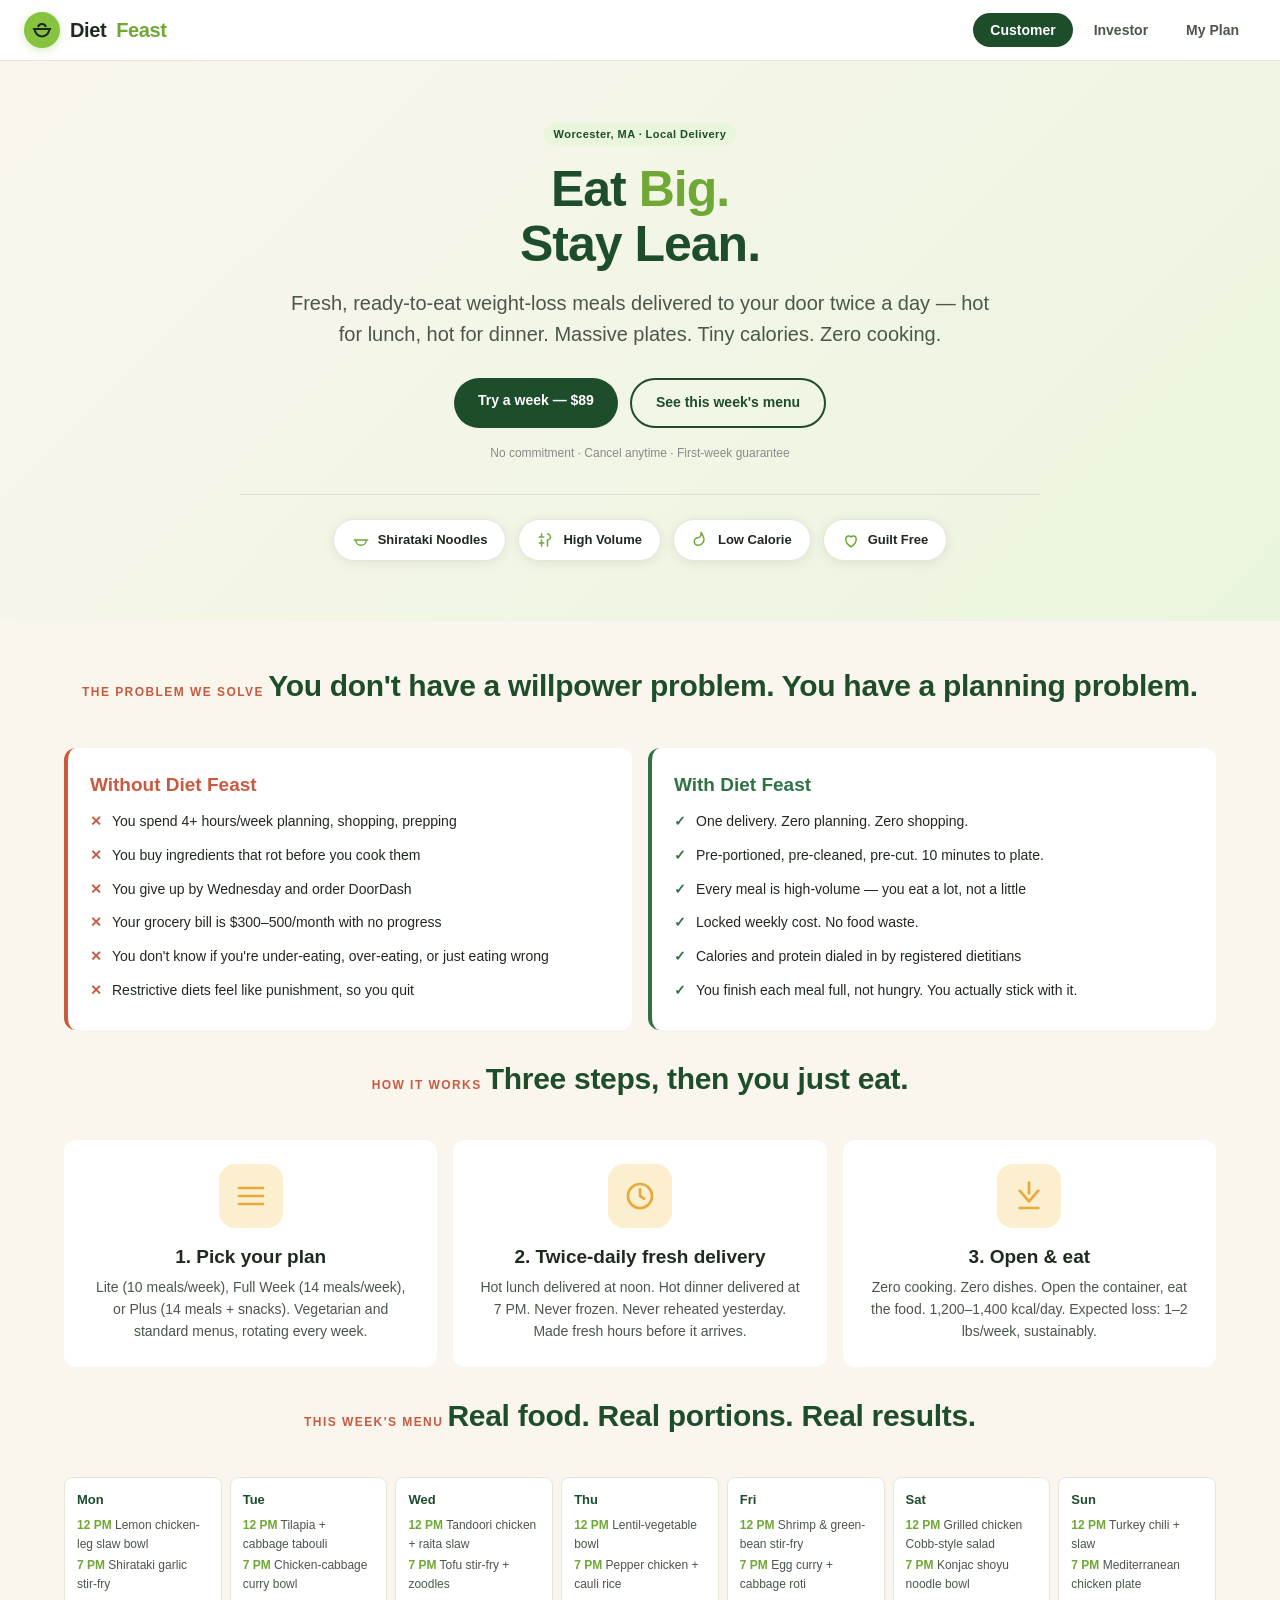
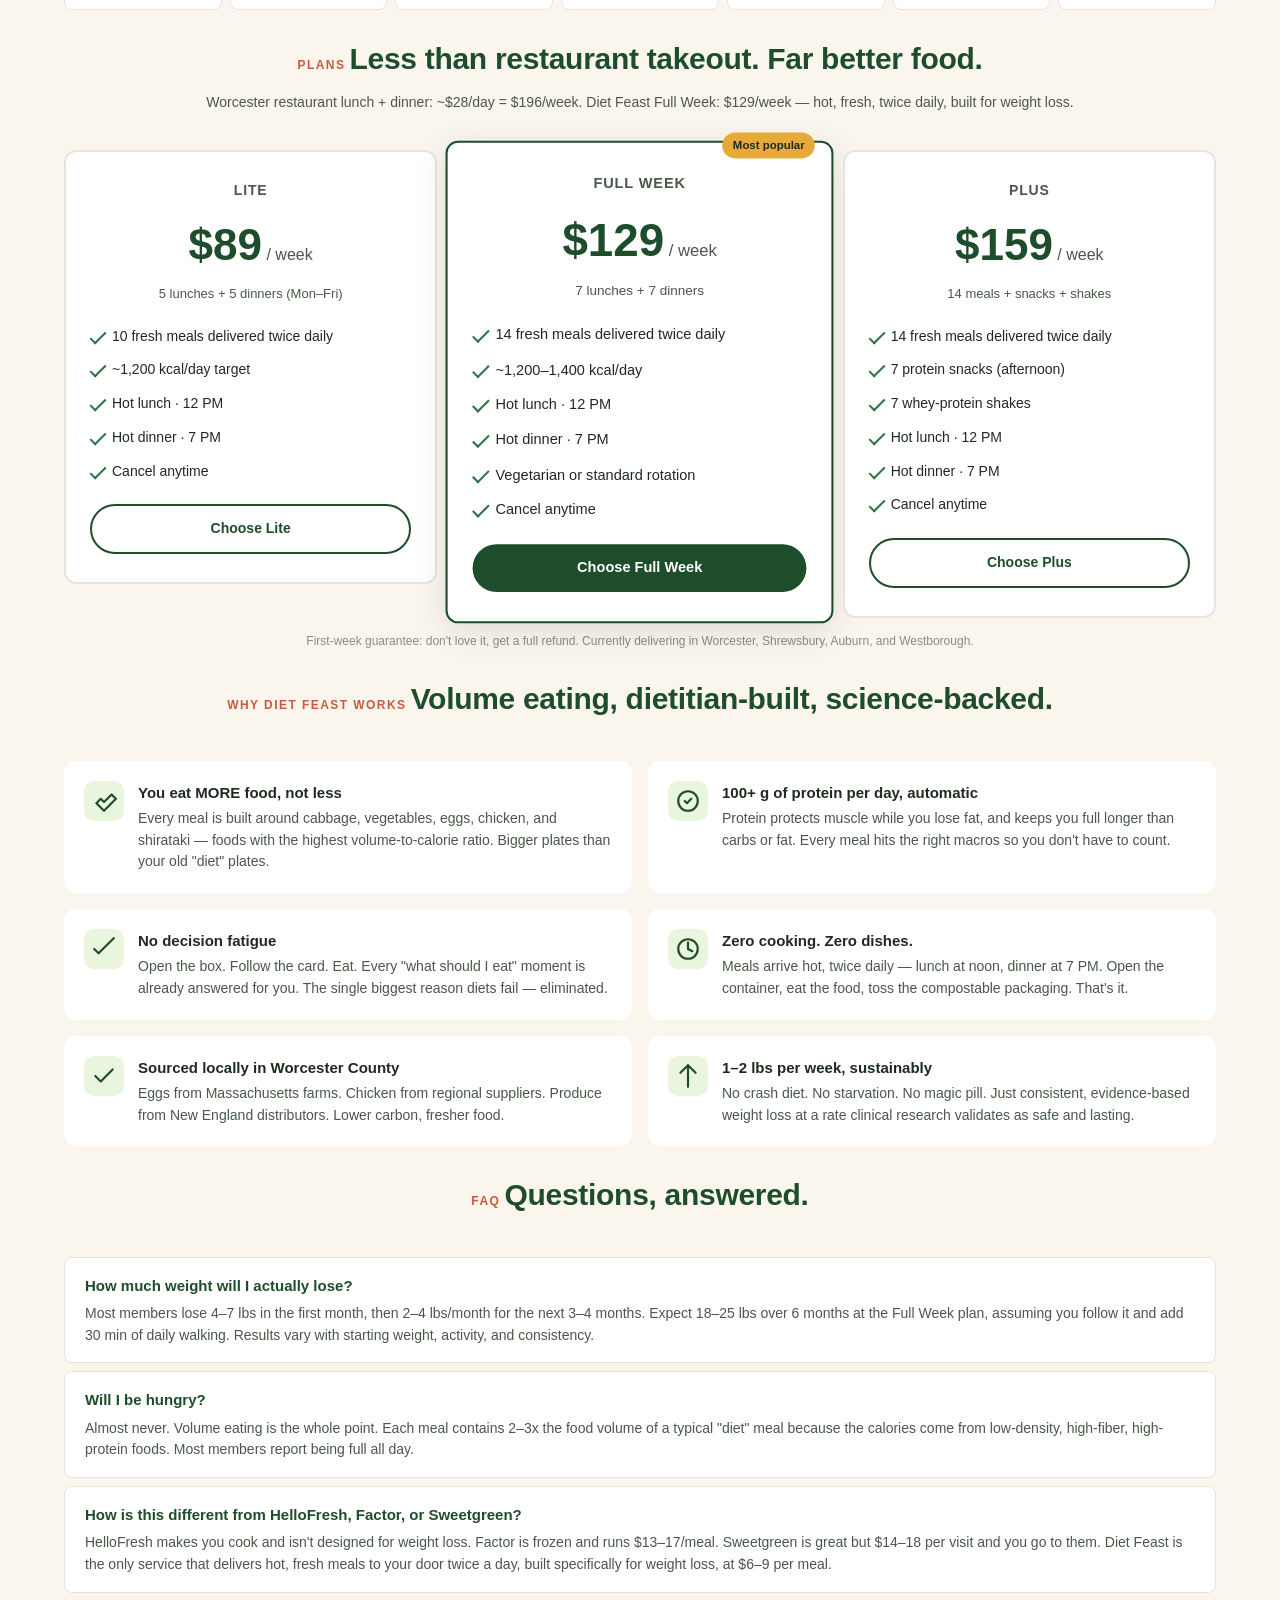
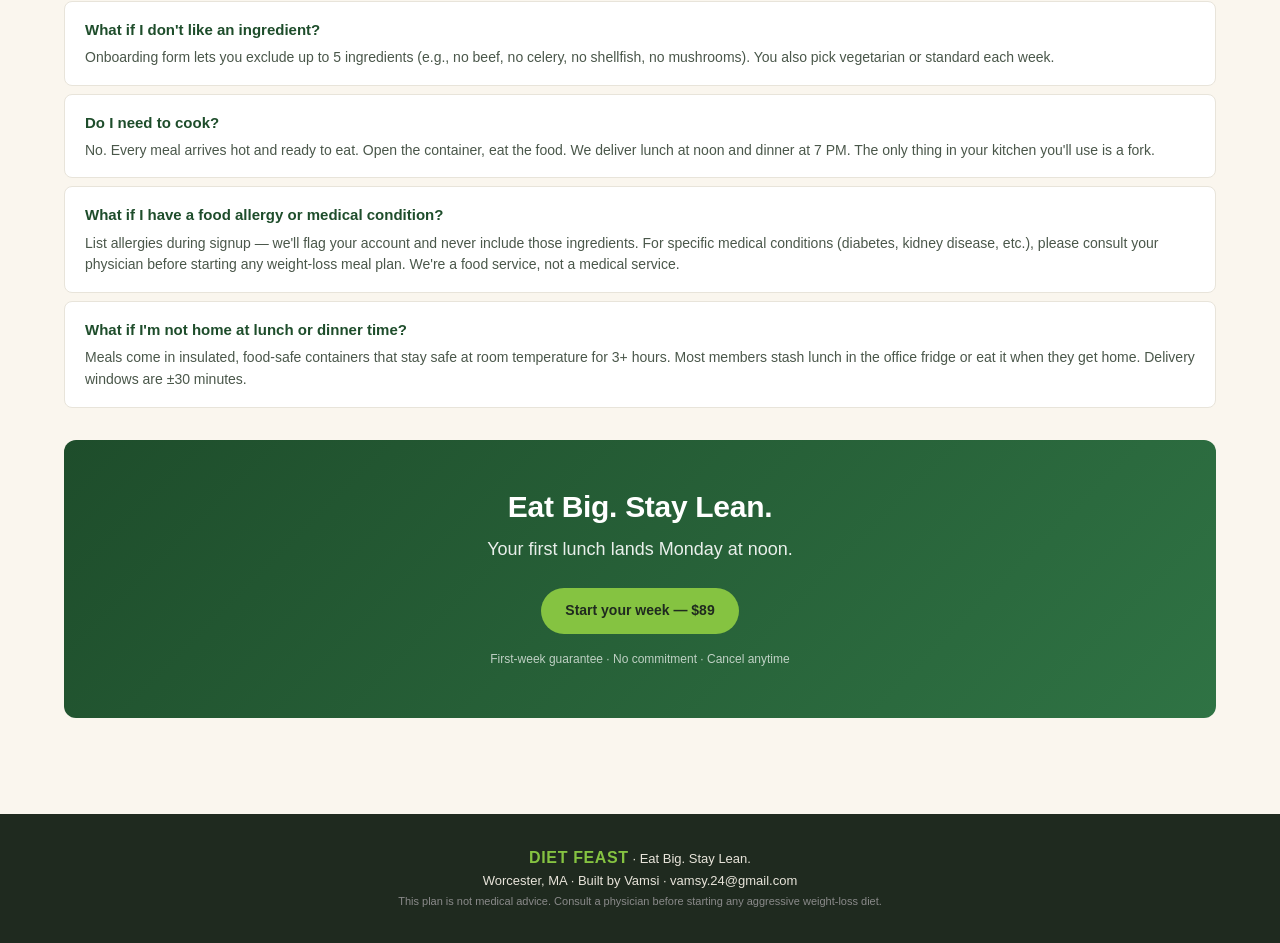
<file: fullplate-pitch.html>
<!DOCTYPE html>
<html lang="en">
<head>
<meta charset="UTF-8">
<meta name="viewport" content="width=device-width, initial-scale=1.0">
<title>Diet Feast — Eat Big. Stay Lean.</title>
<style>
:root {
  --green-dark: #1E4D2B;
  --green: #2F7344;
  --lime: #85C341;
  --lime-dark: #6FA834;
  --green-light: #EAF5DE;
  --terra: #C95A3F;
  --terra-light: #F8E5DE;
  --gold: #E8A93B;
  --gold-light: #FBEFD0;
  --cream: #FAF6EE;
  --white: #FFFFFF;
  --ink: #1F2A1F;
  --ink-soft: #4A574A;
  --gray: #8A8A8A;
  --gray-light: #E8E4DA;
  --shadow: 0 2px 12px rgba(31,42,31,0.08);
  --shadow-lg: 0 8px 32px rgba(31,42,31,0.12);
  --radius: 12px;
  --radius-sm: 8px;
}
* { box-sizing: border-box; margin: 0; padding: 0; }
html { scroll-behavior: smooth; }
body {
  font-family: -apple-system, BlinkMacSystemFont, 'Segoe UI', Roboto, sans-serif;
  background: var(--cream);
  color: var(--ink);
  line-height: 1.55;
  font-size: 15px;
}
.nav {
  position: sticky; top: 0; z-index: 100;
  background: var(--white);
  border-bottom: 1px solid var(--gray-light);
  padding: 12px 24px;
  display: flex; align-items: center; justify-content: space-between;
}
.logo {
  display: flex; align-items: center; gap: 10px;
  font-weight: 900; font-size: 20px; color: var(--ink); letter-spacing: -0.02em;
}
.logo .lime { color: var(--lime-dark); }
.logo-icon {
  width: 36px; height: 36px;
  background: var(--lime);
  border-radius: 50%;
  display: flex; align-items: center; justify-content: center;
  box-shadow: 0 2px 8px rgba(133,195,65,0.35);
}
.tabs { display: flex; gap: 4px; }
.tab {
  padding: 8px 16px;
  background: transparent; border: 1px solid transparent;
  border-radius: 999px;
  font-size: 14px; font-weight: 600;
  color: var(--ink-soft); cursor: pointer;
  transition: all 0.15s ease;
}
.tab:hover { background: var(--green-light); color: var(--green-dark); }
.tab.active { background: var(--green-dark); color: var(--white); }
.section { display: none; }
.section.active { display: block; }
.container { max-width: 1200px; margin: 0 auto; padding: 48px 24px; }
.container-narrow { max-width: 980px; margin: 0 auto; padding: 48px 24px; }
h1 { font-size: 44px; line-height: 1.1; font-weight: 800; letter-spacing: -0.02em; color: var(--green-dark); }
h2 { font-size: 30px; line-height: 1.15; font-weight: 800; letter-spacing: -0.01em; color: var(--green-dark); margin-bottom: 8px; }
h3 { font-size: 19px; font-weight: 700; color: var(--ink); margin-bottom: 6px; }
h4 { font-size: 15px; font-weight: 700; color: var(--ink); margin-bottom: 4px; }
.eyebrow {
  font-size: 12px; font-weight: 700; letter-spacing: 0.12em;
  text-transform: uppercase; color: var(--terra); margin-bottom: 12px;
}
.lead { font-size: 18px; color: var(--ink-soft); line-height: 1.55; margin-bottom: 8px; }
.muted { color: var(--ink-soft); font-size: 14px; }
.tiny { font-size: 12px; color: var(--gray); }
.section-head { text-align: center; margin-bottom: 36px; }
.section-head h2 { display: inline-block; }
.grid { display: grid; gap: 16px; }
.g2 { grid-template-columns: repeat(2, 1fr); }
.g3 { grid-template-columns: repeat(3, 1fr); }
.g4 { grid-template-columns: repeat(4, 1fr); }
@media (max-width: 820px) {
  .g2, .g3, .g4 { grid-template-columns: 1fr; }
  h1 { font-size: 30px; }
  h2 { font-size: 24px; }
}
.card {
  background: var(--white);
  border-radius: var(--radius);
  padding: 20px;
  box-shadow: var(--shadow);
  border: 1px solid var(--gray-light);
}
.card-dark { background: var(--green-dark); color: var(--white); }
.card-dark h2, .card-dark h3, .card-dark h4 { color: var(--white); }
.card-dark .muted { color: rgba(255,255,255,0.75); }
.card-warm { background: var(--terra); color: var(--white); }
.card-warm h2, .card-warm h3 { color: var(--white); }
.card-cream { background: var(--green-light); }
.btn {
  display: inline-block;
  padding: 12px 24px;
  background: var(--green-dark); color: var(--white);
  border: none; border-radius: 999px;
  font-weight: 700; font-size: 14px; cursor: pointer;
  text-decoration: none;
  transition: transform 0.15s ease;
}
.btn:hover { transform: translateY(-1px); }
.btn-warm { background: var(--terra); }
.btn-outline { background: transparent; color: var(--green-dark); border: 2px solid var(--green-dark); }
.tag {
  display: inline-block;
  padding: 3px 10px; border-radius: 999px;
  font-size: 11px; font-weight: 700; letter-spacing: 0.04em;
  background: var(--gold-light); color: var(--gold);
}
.tag-green { background: var(--green-light); color: var(--green-dark); }
.tag-terra { background: var(--terra-light); color: var(--terra); }

/* ===== INVESTOR SECTION ===== */
.hero-invest {
  background: linear-gradient(135deg, var(--green-dark), var(--green));
  color: var(--white);
  padding: 80px 24px 60px;
  text-align: center;
}
.hero-invest h1 { color: var(--white); margin-bottom: 16px; }
.hero-invest .lead { color: rgba(255,255,255,0.85); margin-bottom: 28px; }
.hero-stat-strip {
  display: flex; justify-content: center; gap: 36px; flex-wrap: wrap;
  margin-top: 32px;
}
.hero-stat { text-align: center; }
.hero-stat-num { font-size: 32px; font-weight: 800; color: var(--gold); display: block; }
.hero-stat-lbl { font-size: 12px; opacity: 0.85; letter-spacing: 0.06em; text-transform: uppercase; }
.problem-stat {
  background: var(--white); padding: 24px; border-radius: var(--radius);
  border-left: 4px solid var(--terra);
}
.big-num { font-size: 40px; font-weight: 800; color: var(--terra); line-height: 1; }
.pillar {
  background: var(--white); padding: 24px; border-radius: var(--radius);
  border-top: 4px solid var(--green-dark);
}
.pillar-icon {
  width: 48px; height: 48px; border-radius: 12px;
  background: var(--green-light);
  display: flex; align-items: center; justify-content: center;
  margin-bottom: 12px;
}
.svg-icon { width: 26px; height: 26px; stroke: var(--green-dark); fill: none; stroke-width: 2; stroke-linecap: round; stroke-linejoin: round; }
.tier {
  background: var(--white); padding: 24px; border-radius: var(--radius);
  border: 2px solid var(--gray-light);
  position: relative;
}
.tier.featured { border-color: var(--green-dark); background: var(--green-light); }
.tier-price { font-size: 32px; font-weight: 800; color: var(--green-dark); margin: 8px 0; }
.tier-price span { font-size: 14px; font-weight: 500; color: var(--ink-soft); }
.tier ul { list-style: none; margin-top: 12px; }
.tier li {
  padding: 6px 0 6px 22px; position: relative; font-size: 14px;
}
.tier li::before {
  content: ""; position: absolute; left: 0; top: 12px;
  width: 14px; height: 6px; border-left: 2px solid var(--green); border-bottom: 2px solid var(--green);
  transform: rotate(-45deg);
}
.tier-badge {
  position: absolute; top: -10px; right: 16px;
  background: var(--gold); color: var(--ink);
  padding: 4px 10px; border-radius: 999px;
  font-size: 11px; font-weight: 700;
}
.timeline { position: relative; padding-left: 32px; }
.timeline::before {
  content: ""; position: absolute; left: 12px; top: 4px; bottom: 4px;
  width: 2px; background: var(--gray-light);
}
.phase { position: relative; padding-bottom: 24px; }
.phase::before {
  content: ""; position: absolute; left: -28px; top: 4px;
  width: 18px; height: 18px; border-radius: 50%;
  background: var(--green-dark);
  border: 3px solid var(--cream);
}
.phase h4 { color: var(--green-dark); }
.comparison-table {
  width: 100%; border-collapse: collapse;
  background: var(--white); border-radius: var(--radius); overflow: hidden;
  box-shadow: var(--shadow); font-size: 14px;
}
.comparison-table th, .comparison-table td {
  padding: 12px 14px; text-align: left; border-bottom: 1px solid var(--gray-light);
}
.comparison-table th { background: var(--green-dark); color: var(--white); font-weight: 700; font-size: 13px; }
.comparison-table tr:last-child td { border-bottom: none; }
.comparison-table .yes { color: var(--green); font-weight: 700; }
.comparison-table .no { color: var(--terra); font-weight: 700; }
.financials {
  display: grid; grid-template-columns: 2fr 3fr; gap: 16px;
}
@media (max-width: 820px) { .financials { grid-template-columns: 1fr; } }
.bar-chart { display: flex; align-items: flex-end; gap: 12px; height: 220px; padding-top: 24px; }
.bar { flex: 1; background: linear-gradient(to top, var(--green-dark), var(--green)); border-radius: 6px 6px 0 0; position: relative; min-height: 20px; }
.bar-lbl { position: absolute; bottom: -22px; left: 0; right: 0; text-align: center; font-size: 11px; color: var(--ink-soft); font-weight: 600; }
.bar-val { position: absolute; top: -22px; left: 0; right: 0; text-align: center; font-size: 12px; color: var(--green-dark); font-weight: 700; }
.econ-row {
  display: flex; align-items: center; justify-content: space-between;
  padding: 10px 0; border-bottom: 1px dashed var(--gray-light); font-size: 14px;
}
.econ-row:last-child { border-bottom: 2px solid var(--green-dark); padding-top: 14px; margin-top: 6px; font-weight: 700; }

/* ===== PERSONAL SECTION ===== */
.profile-grid { display: grid; grid-template-columns: repeat(4, 1fr); gap: 16px; }
@media (max-width: 820px) { .profile-grid { grid-template-columns: repeat(2, 1fr); } }
.stat-card {
  background: var(--white); padding: 18px; border-radius: var(--radius);
  border-left: 4px solid var(--green-dark);
}
.stat-num { font-size: 28px; font-weight: 800; color: var(--green-dark); line-height: 1.1; }
.stat-lbl { font-size: 12px; color: var(--ink-soft); letter-spacing: 0.04em; text-transform: uppercase; margin-top: 4px; }
.stat-sub { font-size: 12px; color: var(--gray); margin-top: 4px; }
.store {
  background: var(--white); border-radius: var(--radius); padding: 20px;
  border-top: 4px solid var(--terra);
}
.store-head {
  display: flex; align-items: center; justify-content: space-between;
  margin-bottom: 12px; padding-bottom: 10px; border-bottom: 1px solid var(--gray-light);
}
.store-name { font-weight: 800; font-size: 16px; color: var(--ink); }
.store-loc { font-size: 12px; color: var(--ink-soft); }
.store-total { font-weight: 800; color: var(--terra); font-size: 17px; }
.store-list { list-style: none; }
.store-item {
  display: flex; justify-content: space-between; padding: 6px 0;
  border-bottom: 1px dashed var(--gray-light); font-size: 14px;
}
.store-item:last-child { border-bottom: none; }
.store-item .price { font-weight: 700; color: var(--green-dark); }
.day-card {
  background: var(--white); border-radius: var(--radius); overflow: hidden;
  box-shadow: var(--shadow); margin-bottom: 16px;
  border: 1px solid var(--gray-light);
}
.day-head {
  background: linear-gradient(135deg, var(--green-dark), var(--green));
  color: var(--white); padding: 14px 20px;
  display: flex; align-items: center; justify-content: space-between;
}
.day-head h3 { color: var(--white); margin: 0; font-size: 17px; }
.day-macros { display: flex; gap: 16px; font-size: 12px; }
.day-macros span { display: flex; flex-direction: column; align-items: center; }
.day-macros strong { font-size: 15px; color: var(--gold); }
.day-body { padding: 18px 20px; }
.meal {
  display: grid; grid-template-columns: 64px 1fr;
  gap: 14px; padding: 14px 0; border-bottom: 1px solid var(--gray-light);
}
.meal:last-child { border-bottom: none; }
.meal-time {
  background: var(--green-light); border-radius: var(--radius-sm);
  padding: 8px 4px; text-align: center;
  display: flex; flex-direction: column; align-items: center; justify-content: center;
}
.meal-time strong { color: var(--green-dark); font-size: 13px; font-weight: 800; }
.meal-time span { font-size: 10px; color: var(--ink-soft); margin-top: 2px; }
.meal-content h4 { color: var(--green-dark); margin-bottom: 4px; }
.meal-recipe { font-size: 13px; color: var(--ink-soft); margin-bottom: 6px; line-height: 1.5; }
.meal-stats {
  display: flex; gap: 12px; flex-wrap: wrap; margin-top: 8px; font-size: 11px;
}
.meal-stats .stat {
  background: var(--cream); padding: 3px 8px; border-radius: 999px;
  color: var(--ink-soft); font-weight: 600;
}
.benefit { font-size: 12px; color: var(--green); margin-top: 4px; font-style: italic; }
.precaution { font-size: 12px; color: var(--terra); margin-top: 2px; }
.ingredient-grid {
  display: grid; grid-template-columns: repeat(2, 1fr); gap: 14px;
}
@media (max-width: 820px) { .ingredient-grid { grid-template-columns: 1fr; } }
.ing-card {
  background: var(--white); padding: 14px; border-radius: var(--radius-sm);
  border-left: 3px solid var(--green);
}
.ing-card h4 { color: var(--green-dark); font-size: 14px; }
.ing-card .muted { font-size: 12px; margin-top: 4px; }

/* ===== CUSTOMER SECTION ===== */
.hero-cust {
  background: linear-gradient(135deg, var(--cream), var(--green-light));
  padding: 60px 24px;
  text-align: center;
  position: relative;
}
.feature-pills {
  display: flex; justify-content: center; gap: 12px; flex-wrap: wrap;
  margin-top: 32px; padding-top: 24px;
  border-top: 1px solid rgba(31,42,31,0.1);
  max-width: 800px; margin-left: auto; margin-right: auto;
}
.pill {
  display: flex; align-items: center; gap: 8px;
  background: var(--white); padding: 10px 18px; border-radius: 999px;
  font-size: 13px; font-weight: 700; color: var(--ink);
  box-shadow: var(--shadow); border: 1px solid var(--gray-light);
}
.pill svg { width: 18px; height: 18px; flex-shrink: 0; }
.hero-cust h1 { font-size: 50px; color: var(--green-dark); }
@media (max-width: 820px) { .hero-cust h1 { font-size: 32px; } }
.hero-cust .lead { font-size: 20px; max-width: 700px; margin: 16px auto 28px; }
.hero-cta { display: flex; gap: 12px; justify-content: center; flex-wrap: wrap; }
.problem-card {
  background: var(--white); padding: 20px; border-radius: var(--radius);
  border-top: 4px solid var(--terra);
}
.problem-card h4 { color: var(--terra); margin-bottom: 8px; font-size: 16px; }
.solution-card {
  background: var(--white); padding: 24px; border-radius: var(--radius);
  text-align: center;
}
.solution-icon {
  width: 64px; height: 64px; margin: 0 auto 14px;
  border-radius: 16px; background: var(--gold-light);
  display: flex; align-items: center; justify-content: center;
}
.menu-preview {
  display: grid; grid-template-columns: repeat(7, 1fr); gap: 8px;
}
@media (max-width: 820px) { .menu-preview { grid-template-columns: repeat(2, 1fr); } }
.menu-day {
  background: var(--white); border-radius: var(--radius-sm);
  padding: 12px; border: 1px solid var(--gray-light);
  font-size: 12px;
}
.menu-day strong { color: var(--green-dark); display: block; margin-bottom: 6px; font-size: 13px; }
.menu-day p { margin: 3px 0; color: var(--ink-soft); }
.cust-tier {
  background: var(--white); padding: 28px 24px; border-radius: var(--radius);
  border: 2px solid var(--gray-light);
  position: relative; text-align: center;
}
.cust-tier.featured { border-color: var(--green-dark); transform: scale(1.04); box-shadow: var(--shadow-lg); }
.cust-tier-name { font-size: 14px; letter-spacing: 0.06em; text-transform: uppercase; color: var(--ink-soft); font-weight: 700; }
.cust-tier-price { font-size: 44px; font-weight: 800; color: var(--green-dark); margin: 10px 0 4px; }
.cust-tier-price span { font-size: 16px; font-weight: 500; color: var(--ink-soft); }
.cust-tier-sub { font-size: 13px; color: var(--ink-soft); margin-bottom: 16px; }
.cust-tier ul { list-style: none; text-align: left; margin: 16px 0; }
.cust-tier li { padding: 6px 0 6px 22px; position: relative; font-size: 14px; }
.cust-tier li::before {
  content: ""; position: absolute; left: 0; top: 12px;
  width: 14px; height: 6px; border-left: 2px solid var(--green); border-bottom: 2px solid var(--green);
  transform: rotate(-45deg);
}
.benefit-card {
  background: var(--white); padding: 20px; border-radius: var(--radius);
  display: flex; gap: 14px; align-items: flex-start;
}
.benefit-icon {
  flex: 0 0 40px; height: 40px; border-radius: 10px;
  background: var(--green-light);
  display: flex; align-items: center; justify-content: center;
}
.faq-item {
  background: var(--white); border-radius: var(--radius-sm);
  padding: 16px 20px; margin-bottom: 8px;
  border: 1px solid var(--gray-light);
}
.faq-item h4 { color: var(--green-dark); margin-bottom: 6px; }
.faq-item p { font-size: 14px; color: var(--ink-soft); }
.cta-strip {
  background: linear-gradient(135deg, var(--green-dark), var(--green));
  color: var(--white); padding: 50px 24px;
  text-align: center; border-radius: var(--radius);
  margin-top: 32px;
}
.cta-strip h2 { color: var(--white); }
.cta-strip .lead { color: rgba(255,255,255,0.9); margin: 12px 0 24px; }
.compare-strip {
  display: grid; grid-template-columns: 1fr 1fr; gap: 16px;
  margin-top: 24px;
}
@media (max-width: 820px) { .compare-strip { grid-template-columns: 1fr; } }
.compare-side {
  background: var(--white); padding: 22px; border-radius: var(--radius);
}
.compare-side.bad { border-left: 4px solid var(--terra); }
.compare-side.good { border-left: 4px solid var(--green); }
.compare-side ul { list-style: none; }
.compare-side li { padding: 6px 0 6px 22px; position: relative; font-size: 14px; }
.compare-side.bad li::before { content: "✕"; position: absolute; left: 0; color: var(--terra); font-weight: 700; }
.compare-side.good li::before { content: "✓"; position: absolute; left: 0; color: var(--green); font-weight: 700; }
.footer {
  background: var(--ink); color: var(--gray-light);
  padding: 32px 24px; text-align: center; font-size: 13px;
  margin-top: 48px;
}
.tip-box {
  background: var(--gold-light); border-left: 4px solid var(--gold);
  padding: 14px 18px; border-radius: var(--radius-sm);
  margin: 12px 0; font-size: 14px;
}
.tip-box strong { color: var(--ink); }
.precaution-box {
  background: var(--terra-light); border-left: 4px solid var(--terra);
  padding: 14px 18px; border-radius: var(--radius-sm);
  margin: 12px 0; font-size: 14px;
}
.section-spacer { height: 32px; }
.subhead {
  display: flex; align-items: center; gap: 12px;
  margin: 32px 0 16px;
}
.subhead::before, .subhead::after {
  content: ""; flex: 1; height: 1px; background: var(--gray-light);
}
.subhead h3 { color: var(--green-dark); font-size: 18px; margin: 0; }
</style>
</head>
<body>

<nav class="nav">
  <div class="logo">
    <div class="logo-icon">
      <svg width="22" height="22" viewBox="0 0 24 24" fill="none" stroke="#1F2A1F" stroke-width="2.2" stroke-linecap="round" stroke-linejoin="round">
        <path d="M3 11h18"/>
        <path d="M4 11c0 4.5 3.5 8 8 8s8-3.5 8-8"/>
        <path d="M8 8c.5-1.5 2-2.5 4-2.5s3.5 1 4 2.5"/>
      </svg>
    </div>
    Diet <span class="lime">Feast</span>
  </div>
  <div class="tabs">
    <button class="tab active" data-section="customer">Customer</button>
    <button class="tab" data-section="investor">Investor</button>
    <button class="tab" data-section="personal">My Plan</button>
  </div>
</nav>

<!-- ===================== CUSTOMER SECTION ===================== -->
<section id="customer" class="section active">

<div class="hero-cust">
  <span class="tag tag-green">Worcester, MA · Local Delivery</span>
  <h1 style="margin-top:16px;">Eat <span style="color:var(--lime-dark);">Big.</span><br>Stay Lean.</h1>
  <p class="lead">Fresh, ready-to-eat weight-loss meals delivered to your door twice a day — hot for lunch, hot for dinner. Massive plates. Tiny calories. Zero cooking.</p>
  <div class="hero-cta">
    <a class="btn" href="#pricing-cust">Try a week — $89</a>
    <a class="btn btn-outline" href="#menu-cust">See this week's menu</a>
  </div>
  <p class="tiny" style="margin-top:16px;">No commitment · Cancel anytime · First-week guarantee</p>
  <div class="feature-pills">
    <div class="pill">
      <svg viewBox="0 0 24 24" fill="none" stroke="#6FA834" stroke-width="2" stroke-linecap="round" stroke-linejoin="round"><path d="M3 12h18M5 12c0 4 3 7 7 7s7-3 7-7"/></svg>
      <span>Shirataki Noodles</span>
    </div>
    <div class="pill">
      <svg viewBox="0 0 24 24" fill="none" stroke="#6FA834" stroke-width="2" stroke-linecap="round" stroke-linejoin="round"><path d="M6 4v4M6 12v8M3 8h6M3 16h6M14 4c2 0 4 2 4 4s-2 4-4 4M14 12v8"/></svg>
      <span>High Volume</span>
    </div>
    <div class="pill">
      <svg viewBox="0 0 24 24" fill="none" stroke="#6FA834" stroke-width="2" stroke-linecap="round" stroke-linejoin="round"><path d="M12 2c2 3 4 5 4 9a8 8 0 0 1-8 8 5 5 0 0 1 0-10c2 0 4-2 4-4 0-1 0-2 0-3z"/></svg>
      <span>Low Calorie</span>
    </div>
    <div class="pill">
      <svg viewBox="0 0 24 24" fill="none" stroke="#6FA834" stroke-width="2" stroke-linecap="round" stroke-linejoin="round"><path d="M12 21s-7-4-7-11a4 4 0 0 1 7-2 4 4 0 0 1 7 2c0 7-7 11-7 11z"/></svg>
      <span>Guilt Free</span>
    </div>
  </div>
</div>

<div class="container">

  <div class="section-head">
    <span class="eyebrow">The problem we solve</span>
    <h2>You don't have a willpower problem. You have a planning problem.</h2>
  </div>

  <div class="compare-strip">
    <div class="compare-side bad">
      <h3 style="color:var(--terra)">Without Diet Feast</h3>
      <ul>
        <li>You spend 4+ hours/week planning, shopping, prepping</li>
        <li>You buy ingredients that rot before you cook them</li>
        <li>You give up by Wednesday and order DoorDash</li>
        <li>Your grocery bill is $300–500/month with no progress</li>
        <li>You don't know if you're under-eating, over-eating, or just eating wrong</li>
        <li>Restrictive diets feel like punishment, so you quit</li>
      </ul>
    </div>
    <div class="compare-side good">
      <h3 style="color:var(--green)">With Diet Feast</h3>
      <ul>
        <li>One delivery. Zero planning. Zero shopping.</li>
        <li>Pre-portioned, pre-cleaned, pre-cut. 10 minutes to plate.</li>
        <li>Every meal is high-volume — you eat a lot, not a little</li>
        <li>Locked weekly cost. No food waste.</li>
        <li>Calories and protein dialed in by registered dietitians</li>
        <li>You finish each meal full, not hungry. You actually stick with it.</li>
      </ul>
    </div>
  </div>

  <div class="section-spacer"></div>
  <div class="section-head">
    <span class="eyebrow">How it works</span>
    <h2>Three steps, then you just eat.</h2>
  </div>

  <div class="grid g3">
    <div class="solution-card">
      <div class="solution-icon">
        <svg width="32" height="32" viewBox="0 0 24 24" fill="none" stroke="#E8A93B" stroke-width="2" stroke-linecap="round" stroke-linejoin="round">
          <path d="M3 12h18M3 6h18M3 18h18"/>
        </svg>
      </div>
      <h3>1. Pick your plan</h3>
      <p class="muted">Lite (10 meals/week), Full Week (14 meals/week), or Plus (14 meals + snacks). Vegetarian and standard menus, rotating every week.</p>
    </div>
    <div class="solution-card">
      <div class="solution-icon">
        <svg width="32" height="32" viewBox="0 0 24 24" fill="none" stroke="#E8A93B" stroke-width="2" stroke-linecap="round" stroke-linejoin="round">
          <circle cx="12" cy="12" r="9"/>
          <path d="M12 7v5l3 2"/>
        </svg>
      </div>
      <h3>2. Twice-daily fresh delivery</h3>
      <p class="muted">Hot lunch delivered at noon. Hot dinner delivered at 7 PM. Never frozen. Never reheated yesterday. Made fresh hours before it arrives.</p>
    </div>
    <div class="solution-card">
      <div class="solution-icon">
        <svg width="32" height="32" viewBox="0 0 24 24" fill="none" stroke="#E8A93B" stroke-width="2" stroke-linecap="round" stroke-linejoin="round">
          <path d="M12 2v8M5 8l7 8 7-8M5 21h14"/>
        </svg>
      </div>
      <h3>3. Open & eat</h3>
      <p class="muted">Zero cooking. Zero dishes. Open the container, eat the food. 1,200–1,400 kcal/day. Expected loss: 1–2 lbs/week, sustainably.</p>
    </div>
  </div>

  <div class="section-spacer"></div>
  <div class="section-head" id="menu-cust">
    <span class="eyebrow">This week's menu</span>
    <h2>Real food. Real portions. Real results.</h2>
  </div>

  <div class="menu-preview">
    <div class="menu-day">
      <strong>Mon</strong>
      <p><span style="color:var(--lime-dark); font-weight:700;">12 PM</span> Lemon chicken-leg slaw bowl</p>
      <p><span style="color:var(--lime-dark); font-weight:700;">7 PM</span> Shirataki garlic stir-fry</p>
    </div>
    <div class="menu-day">
      <strong>Tue</strong>
      <p><span style="color:var(--lime-dark); font-weight:700;">12 PM</span> Tilapia + cabbage tabouli</p>
      <p><span style="color:var(--lime-dark); font-weight:700;">7 PM</span> Chicken-cabbage curry bowl</p>
    </div>
    <div class="menu-day">
      <strong>Wed</strong>
      <p><span style="color:var(--lime-dark); font-weight:700;">12 PM</span> Tandoori chicken + raita slaw</p>
      <p><span style="color:var(--lime-dark); font-weight:700;">7 PM</span> Tofu stir-fry + zoodles</p>
    </div>
    <div class="menu-day">
      <strong>Thu</strong>
      <p><span style="color:var(--lime-dark); font-weight:700;">12 PM</span> Lentil-vegetable bowl</p>
      <p><span style="color:var(--lime-dark); font-weight:700;">7 PM</span> Pepper chicken + cauli rice</p>
    </div>
    <div class="menu-day">
      <strong>Fri</strong>
      <p><span style="color:var(--lime-dark); font-weight:700;">12 PM</span> Shrimp & green-bean stir-fry</p>
      <p><span style="color:var(--lime-dark); font-weight:700;">7 PM</span> Egg curry + cabbage roti</p>
    </div>
    <div class="menu-day">
      <strong>Sat</strong>
      <p><span style="color:var(--lime-dark); font-weight:700;">12 PM</span> Grilled chicken Cobb-style salad</p>
      <p><span style="color:var(--lime-dark); font-weight:700;">7 PM</span> Konjac shoyu noodle bowl</p>
    </div>
    <div class="menu-day">
      <strong>Sun</strong>
      <p><span style="color:var(--lime-dark); font-weight:700;">12 PM</span> Turkey chili + slaw</p>
      <p><span style="color:var(--lime-dark); font-weight:700;">7 PM</span> Mediterranean chicken plate</p>
    </div>
  </div>

  <div class="section-spacer"></div>
  <div class="section-head" id="pricing-cust">
    <span class="eyebrow">Plans</span>
    <h2>Less than restaurant takeout. Far better food.</h2>
    <p class="muted" style="margin-top:8px;">Worcester restaurant lunch + dinner: ~$28/day = $196/week. Diet Feast Full Week: $129/week — hot, fresh, twice daily, built for weight loss.</p>
  </div>

  <div class="grid g3" style="align-items:start;">
    <div class="cust-tier">
      <div class="cust-tier-name">Lite</div>
      <div class="cust-tier-price">$89<span> / week</span></div>
      <div class="cust-tier-sub">5 lunches + 5 dinners (Mon–Fri)</div>
      <ul>
        <li>10 fresh meals delivered twice daily</li>
        <li>~1,200 kcal/day target</li>
        <li>Hot lunch · 12 PM</li>
        <li>Hot dinner · 7 PM</li>
        <li>Cancel anytime</li>
      </ul>
      <a class="btn btn-outline" href="#cta-cust" style="width:100%;">Choose Lite</a>
    </div>
    <div class="cust-tier featured">
      <span class="tier-badge">Most popular</span>
      <div class="cust-tier-name">Full Week</div>
      <div class="cust-tier-price">$129<span> / week</span></div>
      <div class="cust-tier-sub">7 lunches + 7 dinners</div>
      <ul>
        <li>14 fresh meals delivered twice daily</li>
        <li>~1,200–1,400 kcal/day</li>
        <li>Hot lunch · 12 PM</li>
        <li>Hot dinner · 7 PM</li>
        <li>Vegetarian or standard rotation</li>
        <li>Cancel anytime</li>
      </ul>
      <a class="btn" href="#cta-cust" style="width:100%;">Choose Full Week</a>
    </div>
    <div class="cust-tier">
      <div class="cust-tier-name">Plus</div>
      <div class="cust-tier-price">$159<span> / week</span></div>
      <div class="cust-tier-sub">14 meals + snacks + shakes</div>
      <ul>
        <li>14 fresh meals delivered twice daily</li>
        <li>7 protein snacks (afternoon)</li>
        <li>7 whey-protein shakes</li>
        <li>Hot lunch · 12 PM</li>
        <li>Hot dinner · 7 PM</li>
        <li>Cancel anytime</li>
      </ul>
      <a class="btn btn-outline" href="#cta-cust" style="width:100%;">Choose Plus</a>
    </div>
  </div>

  <p class="tiny" style="text-align:center; margin-top:14px;">First-week guarantee: don't love it, get a full refund. Currently delivering in Worcester, Shrewsbury, Auburn, and Westborough.</p>

  <div class="section-spacer"></div>
  <div class="section-head">
    <span class="eyebrow">Why Diet Feast works</span>
    <h2>Volume eating, dietitian-built, science-backed.</h2>
  </div>

  <div class="grid g2">
    <div class="benefit-card">
      <div class="benefit-icon">
        <svg class="svg-icon" stroke="#2F7344" viewBox="0 0 24 24"><path d="M12 21l-7-7 4-4 3 3 7-7 4 4z"/></svg>
      </div>
      <div>
        <h4>You eat MORE food, not less</h4>
        <p class="muted">Every meal is built around cabbage, vegetables, eggs, chicken, and shirataki — foods with the highest volume-to-calorie ratio. Bigger plates than your old "diet" plates.</p>
      </div>
    </div>
    <div class="benefit-card">
      <div class="benefit-icon">
        <svg class="svg-icon" stroke="#2F7344" viewBox="0 0 24 24"><path d="M9 12l2 2 4-4"/><circle cx="12" cy="12" r="9"/></svg>
      </div>
      <div>
        <h4>100+ g of protein per day, automatic</h4>
        <p class="muted">Protein protects muscle while you lose fat, and keeps you full longer than carbs or fat. Every meal hits the right macros so you don't have to count.</p>
      </div>
    </div>
    <div class="benefit-card">
      <div class="benefit-icon">
        <svg class="svg-icon" stroke="#2F7344" viewBox="0 0 24 24"><path d="M3 12l4 4 14-14"/></svg>
      </div>
      <div>
        <h4>No decision fatigue</h4>
        <p class="muted">Open the box. Follow the card. Eat. Every "what should I eat" moment is already answered for you. The single biggest reason diets fail — eliminated.</p>
      </div>
    </div>
    <div class="benefit-card">
      <div class="benefit-icon">
        <svg class="svg-icon" stroke="#2F7344" viewBox="0 0 24 24"><circle cx="12" cy="12" r="9"/><path d="M12 6v6l4 2"/></svg>
      </div>
      <div>
        <h4>Zero cooking. Zero dishes.</h4>
        <p class="muted">Meals arrive hot, twice daily — lunch at noon, dinner at 7 PM. Open the container, eat the food, toss the compostable packaging. That's it.</p>
      </div>
    </div>
    <div class="benefit-card">
      <div class="benefit-icon">
        <svg class="svg-icon" stroke="#2F7344" viewBox="0 0 24 24"><path d="M20 6L9 17l-5-5"/></svg>
      </div>
      <div>
        <h4>Sourced locally in Worcester County</h4>
        <p class="muted">Eggs from Massachusetts farms. Chicken from regional suppliers. Produce from New England distributors. Lower carbon, fresher food.</p>
      </div>
    </div>
    <div class="benefit-card">
      <div class="benefit-icon">
        <svg class="svg-icon" stroke="#2F7344" viewBox="0 0 24 24"><path d="M12 2v20M5 9l7-7 7 7"/></svg>
      </div>
      <div>
        <h4>1–2 lbs per week, sustainably</h4>
        <p class="muted">No crash diet. No starvation. No magic pill. Just consistent, evidence-based weight loss at a rate clinical research validates as safe and lasting.</p>
      </div>
    </div>
  </div>

  <div class="section-spacer"></div>
  <div class="section-head">
    <span class="eyebrow">FAQ</span>
    <h2>Questions, answered.</h2>
  </div>

  <div class="faq-item">
    <h4>How much weight will I actually lose?</h4>
    <p>Most members lose 4–7 lbs in the first month, then 2–4 lbs/month for the next 3–4 months. Expect 18–25 lbs over 6 months at the Full Week plan, assuming you follow it and add 30 min of daily walking. Results vary with starting weight, activity, and consistency.</p>
  </div>
  <div class="faq-item">
    <h4>Will I be hungry?</h4>
    <p>Almost never. Volume eating is the whole point. Each meal contains 2–3x the food volume of a typical "diet" meal because the calories come from low-density, high-fiber, high-protein foods. Most members report being full all day.</p>
  </div>
  <div class="faq-item">
    <h4>How is this different from HelloFresh, Factor, or Sweetgreen?</h4>
    <p>HelloFresh makes you cook and isn't designed for weight loss. Factor is frozen and runs $13–17/meal. Sweetgreen is great but $14–18 per visit and you go to them. Diet Feast is the only service that delivers hot, fresh meals to your door twice a day, built specifically for weight loss, at $6–9 per meal.</p>
  </div>
  <div class="faq-item">
    <h4>What if I don't like an ingredient?</h4>
    <p>Onboarding form lets you exclude up to 5 ingredients (e.g., no beef, no celery, no shellfish, no mushrooms). You also pick vegetarian or standard each week.</p>
  </div>
  <div class="faq-item">
    <h4>Do I need to cook?</h4>
    <p>No. Every meal arrives hot and ready to eat. Open the container, eat the food. We deliver lunch at noon and dinner at 7 PM. The only thing in your kitchen you'll use is a fork.</p>
  </div>
  <div class="faq-item">
    <h4>What if I have a food allergy or medical condition?</h4>
    <p>List allergies during signup — we'll flag your account and never include those ingredients. For specific medical conditions (diabetes, kidney disease, etc.), please consult your physician before starting any weight-loss meal plan. We're a food service, not a medical service.</p>
  </div>
  <div class="faq-item">
    <h4>What if I'm not home at lunch or dinner time?</h4>
    <p>Meals come in insulated, food-safe containers that stay safe at room temperature for 3+ hours. Most members stash lunch in the office fridge or eat it when they get home. Delivery windows are ±30 minutes.</p>
  </div>

  <div class="cta-strip" id="cta-cust">
    <h2>Eat Big. Stay Lean.</h2>
    <p class="lead">Your first lunch lands Monday at noon.</p>
    <a class="btn btn-warm" href="#" style="background:var(--lime); color:var(--ink);">Start your week — $89</a>
    <p class="tiny" style="margin-top:16px; color:rgba(255,255,255,0.7);">First-week guarantee · No commitment · Cancel anytime</p>
  </div>

</div>

</section>

<!-- ===================== INVESTOR SECTION ===================== -->
<section id="investor" class="section">

<div class="hero-invest">
  <span class="tag" style="background:rgba(255,255,255,0.15); color:white;">Series Seed · $500K · Worcester, MA</span>
  <h1 style="margin-top:16px;">Diet <span style="color:var(--lime);">Feast</span></h1>
  <p class="lead" style="font-size:22px; font-weight:600; color:var(--lime); letter-spacing:0.02em;">Eat Big. Stay Lean.</p>
  <p class="lead">A weight-loss meal subscription built around volume eating, local sourcing, and zero-decision delivery — solving the only problem the $76B U.S. weight-loss industry hasn't: adherence.</p>
  <div class="hero-stat-strip">
    <div class="hero-stat">
      <span class="hero-stat-num">42%</span>
      <span class="hero-stat-lbl">US adults are obese</span>
    </div>
    <div class="hero-stat">
      <span class="hero-stat-num">$76B</span>
      <span class="hero-stat-lbl">US weight-loss market</span>
    </div>
    <div class="hero-stat">
      <span class="hero-stat-num">$64B</span>
      <span class="hero-stat-lbl">Meal kit market by 2030</span>
    </div>
    <div class="hero-stat">
      <span class="hero-stat-num">95%</span>
      <span class="hero-stat-lbl">of diets fail. We fix this.</span>
    </div>
  </div>
</div>

<div class="container">

  <div class="section-head">
    <span class="eyebrow">The problem</span>
    <h2>Diets fail because of friction, not willpower.</h2>
  </div>

  <div class="grid g3">
    <div class="problem-stat">
      <div class="big-num">$320</div>
      <h4 style="margin-top:6px;">Avg monthly grocery spend</h4>
      <p class="muted">Single adult, US average. Most of it wasted on impulse buys, food rot, and high-calorie convenience items.</p>
    </div>
    <div class="problem-stat">
      <div class="big-num">4h+</div>
      <h4 style="margin-top:6px;">Weekly planning load</h4>
      <p class="muted">Planning, shopping, prepping, dishes. The cognitive cost of "what's for dinner" is the #1 reason diets collapse by week 3.</p>
    </div>
    <div class="problem-stat">
      <div class="big-num">73%</div>
      <h4 style="margin-top:6px;">US adults overweight or obese</h4>
      <p class="muted">Demand is universal. Existing solutions (gyms, pills, fad diets, generic meal kits) under-serve the population that needs them most.</p>
    </div>
  </div>

  <p class="lead" style="margin-top:32px; text-align:center; max-width:780px; margin-left:auto; margin-right:auto;">
    Existing meal kits (HelloFresh, Blue Apron) aren't built for weight loss. Medical programs (Noom, WW) sell tracking — not food. Frozen-meal services (Factor, Trifecta) cost $13–17/meal and feel like punishment.
    <br><br>
    <strong>No one is doing dietitian-built, volume-first, locally-sourced, $6/meal weight-loss kits.</strong> We are.
  </p>

  <div class="section-spacer"></div>
  <div class="section-head">
    <span class="eyebrow">Our solution</span>
    <h2>Three pillars that compound into adherence.</h2>
  </div>

  <div class="grid g3">
    <div class="pillar">
      <div class="pillar-icon">
        <svg class="svg-icon" viewBox="0 0 24 24"><path d="M3 8h18M3 12h18M3 16h12"/></svg>
      </div>
      <h3>Volume-first menus</h3>
      <p class="muted">Cabbage, shirataki, eggs, chicken, vegetables — engineered for maximum plate size at minimum calories. Members eat more, not less. Satiety drives compliance.</p>
    </div>
    <div class="pillar">
      <div class="pillar-icon">
        <svg class="svg-icon" viewBox="0 0 24 24"><path d="M3 12l3-3 4 4 8-8 3 3"/></svg>
      </div>
      <h3>Local sourcing, low COGS</h3>
      <p class="muted">Direct relationships with MA farms and regional poultry processors cut ingredient cost 30–40% vs. HelloFresh. Lower price, higher margin, fresher product.</p>
    </div>
    <div class="pillar">
      <div class="pillar-icon">
        <svg class="svg-icon" viewBox="0 0 24 24"><circle cx="12" cy="12" r="9"/><path d="M12 8v4l3 2"/></svg>
      </div>
      <h3>Twice-daily fresh delivery</h3>
      <p class="muted">Hot lunch at noon, hot dinner at 7 PM. Never frozen. Zero cooking. The "what should I eat?" question is eliminated — the only diet variable that actually predicts success.</p>
    </div>
  </div>

  <div class="section-spacer"></div>
  <div class="section-head">
    <span class="eyebrow">Market</span>
    <h2>A massive, underserved wedge of two giant markets.</h2>
  </div>

  <div class="grid g2" style="align-items:center;">
    <div>
      <h3>TAM · SAM · SOM</h3>
      <div class="econ-row">
        <span><strong>TAM</strong> — US adults overweight + meal kit users</span>
        <strong style="color:var(--green-dark);">$24B</strong>
      </div>
      <div class="econ-row">
        <span><strong>SAM</strong> — New England, $50K+ HHI, weight-loss intent</span>
        <strong style="color:var(--green-dark);">$1.4B</strong>
      </div>
      <div class="econ-row">
        <span><strong>SOM</strong> — Worcester County, year 1</span>
        <strong style="color:var(--green-dark);">$28M</strong>
      </div>
      <p class="muted" style="margin-top:14px;">Worcester County alone: 830K residents, 32% adult obesity rate = 265K people. Capture 1% of obese adults at $129/week = $17.7M ARR from Worcester alone.</p>
    </div>
    <div class="card">
      <h4>US meal-kit market growth ($B)</h4>
      <div class="bar-chart" style="margin-top:30px;">
        <div class="bar" style="height:30%;"><span class="bar-val">$11</span><span class="bar-lbl">2020</span></div>
        <div class="bar" style="height:50%;"><span class="bar-val">$19</span><span class="bar-lbl">2024</span></div>
        <div class="bar" style="height:70%;"><span class="bar-val">$32</span><span class="bar-lbl">2027</span></div>
        <div class="bar" style="height:95%;"><span class="bar-val">$64</span><span class="bar-lbl">2030</span></div>
      </div>
      <p class="tiny" style="margin-top:14px;">Source: Grand View Research, Allied Market Research aggregated estimates.</p>
    </div>
  </div>

  <div class="section-spacer"></div>
  <div class="section-head">
    <span class="eyebrow">Business model</span>
    <h2>Subscription. Three tiers. Predictable revenue.</h2>
  </div>

  <div class="grid g3">
    <div class="tier">
      <div class="cust-tier-name">Lite</div>
      <div class="tier-price">$89<span> / wk</span></div>
      <ul>
        <li>10 meals (Mon–Fri, lunch + dinner)</li>
        <li>Twice-daily fresh delivery</li>
        <li>~$3,479 LTV @ 9 mo retention</li>
      </ul>
    </div>
    <div class="tier featured">
      <span class="tier-badge">Anchor SKU</span>
      <div class="cust-tier-name">Full Week</div>
      <div class="tier-price">$129<span> / wk</span></div>
      <ul>
        <li>14 meals (7 lunches + 7 dinners)</li>
        <li>Twice-daily fresh delivery</li>
        <li>~$5,043 LTV @ 9 mo retention</li>
      </ul>
    </div>
    <div class="tier">
      <div class="cust-tier-name">Plus</div>
      <div class="tier-price">$159<span> / wk</span></div>
      <ul>
        <li>14 meals + 7 snacks + 7 shakes</li>
        <li>Twice-daily fresh delivery</li>
        <li>~$6,216 LTV @ 9 mo retention</li>
      </ul>
    </div>
  </div>

  <p class="muted" style="text-align:center; margin-top:14px;">Projected mix: 25% Lite / 60% Full Week / 15% Plus. <strong>Blended ARPU: $122/week, $6,344/year.</strong></p>

  <div class="section-spacer"></div>
  <div class="section-head">
    <span class="eyebrow">Unit economics</span>
    <h2>Profitable from week 1.</h2>
  </div>

  <div class="financials">
    <div class="card card-dark">
      <h4 style="color:var(--gold);">Per Full Week customer · weekly (14 meals)</h4>
      <div class="econ-row" style="border-color:rgba(255,255,255,0.15);">
        <span>Revenue</span><strong>$129.00</strong>
      </div>
      <div class="econ-row" style="border-color:rgba(255,255,255,0.15);">
        <span>Ingredients (14 × $2.50, local)</span><strong>-$35.00</strong>
      </div>
      <div class="econ-row" style="border-color:rgba(255,255,255,0.15);">
        <span>Hot-meal packaging (compostable)</span><strong>-$8.40</strong>
      </div>
      <div class="econ-row" style="border-color:rgba(255,255,255,0.15);">
        <span>Kitchen labor (cook + portion)</span><strong>-$12.60</strong>
      </div>
      <div class="econ-row" style="border-color:rgba(255,255,255,0.15);">
        <span>Twice-daily delivery (14 drops, batched)</span><strong>-$16.20</strong>
      </div>
      <div class="econ-row" style="border-color:rgba(255,255,255,0.15);">
        <span>Payment processing (2.9%)</span><strong>-$3.74</strong>
      </div>
      <div class="econ-row">
        <span style="color:var(--gold);"><strong>Contribution margin</strong></span><strong style="color:var(--gold);">$53.06 (41%)</strong>
      </div>
    </div>
    <div class="card">
      <h4>Cohort economics</h4>
      <div class="econ-row"><span>CAC (paid + referral blend)</span><strong>$48</strong></div>
      <div class="econ-row"><span>Avg retention</span><strong>9.0 months</strong></div>
      <div class="econ-row"><span>LTV (gross contribution)</span><strong>$2,073</strong></div>
      <div class="econ-row"><span>LTV : CAC</span><strong style="color:var(--green-dark);">43 : 1</strong></div>
      <div class="econ-row"><span>Payback period</span><strong>~6.3 days</strong></div>
      <div class="econ-row"><span>Gross margin at scale</span><strong>50% (Y2)</strong></div>
      <p class="muted" style="margin-top:14px;">Twice-daily delivery cost compresses with route density (more subscribers per neighborhood = lower drop cost). Ingredient cost drops with volume buying. Target 58%+ gross margin by Y3.</p>
    </div>
  </div>

  <div class="section-spacer"></div>
  <div class="section-head">
    <span class="eyebrow">Financial projections</span>
    <h2>$2.4M ARR by month 18. $14M by year 3.</h2>
  </div>

  <table class="comparison-table">
    <thead>
      <tr><th>Period</th><th>Active subscribers</th><th>ARR</th><th>Gross profit</th><th>EBITDA</th><th>Cash burn / month</th></tr>
    </thead>
    <tbody>
      <tr><td>Month 3 (MVP)</td><td>50</td><td>$320K</td><td>$140K</td><td>-$28K</td><td>$22K</td></tr>
      <tr><td>Month 6</td><td>180</td><td>$1.15M</td><td>$507K</td><td>-$12K</td><td>$14K</td></tr>
      <tr><td>Month 12</td><td>400</td><td>$2.56M</td><td>$1.13M</td><td>+$36K</td><td>Profitable</td></tr>
      <tr><td>Month 18</td><td>720</td><td>$4.6M</td><td>$2.07M</td><td>+$210K</td><td>Profitable</td></tr>
      <tr><td>Year 3</td><td>2,200</td><td>$14.1M</td><td>$7.3M</td><td>+$2.1M</td><td>Profitable</td></tr>
    </tbody>
  </table>

  <p class="muted" style="margin-top:12px;">Assumes: blended $129/week ARPU · 5% monthly churn (industry-leading for meal kits) · 8% MoM growth post-MVP via referral + paid Meta/Instagram · expansion to Boston metro in month 14.</p>

  <div class="section-spacer"></div>
  <div class="section-head">
    <span class="eyebrow">Roadmap</span>
    <h2>From MVP to regional leader in 24 months.</h2>
  </div>

  <div class="timeline">
    <div class="phase">
      <h4>Phase 1 · Months 1–3 · MVP in Worcester (5-mile radius)</h4>
      <p class="muted">Lease 800 sq ft commercial kitchen central to Worcester. Hire chef + 2 cooks + 2 part-time drivers. Launch with 50 founding members ($89 founder pricing) within a tight 5-mile radius. Prove twice-daily delivery economics, refine menu, capture testimonials.</p>
    </div>
    <div class="phase">
      <h4>Phase 2 · Months 4–9 · Worcester County scale-up</h4>
      <p class="muted">Grow to 250 active subscribers. Expand delivery radius to Shrewsbury, Auburn, Westborough, Holden, Leominster. Hire ops manager + 4 more kitchen staff + 4 more drivers. Begin paid acquisition on Meta. Add vegetarian menu and Plus tier.</p>
    </div>
    <div class="phase">
      <h4>Phase 3 · Months 10–18 · Boston metro launch</h4>
      <p class="muted">Open second kitchen (Framingham or Waltham) to anchor Boston-suburban delivery radius. 720 subscribers across both kitchens. Twice-daily delivery model requires kitchen-per-region — capital-intensive but defensible. Series A target (~$3M).</p>
    </div>
    <div class="phase">
      <h4>Phase 4 · Year 2–3 · New England regional brand</h4>
      <p class="muted">Open kitchens in Providence RI, Hartford CT, southern NH (~one kitchen per metro). 2,200+ subscribers. Launch corporate wellness B2B (deliver to offices, bulk discount). Strategic partnerships with employer benefit platforms. Explore acquisition / Series B.</p>
    </div>
  </div>

  <div class="section-spacer"></div>
  <div class="section-head">
    <span class="eyebrow">Competition</span>
    <h2>We win on the four things that actually matter.</h2>
  </div>

  <table class="comparison-table">
    <thead>
      <tr><th>Service</th><th>Weight-loss focus</th><th>Cost / meal</th><th>Cooking required</th><th>Delivery cadence</th><th>Hot when delivered</th></tr>
    </thead>
    <tbody>
      <tr><td><strong>Diet Feast</strong></td><td class="yes">Purpose-built</td><td><strong>$9.21</strong></td><td class="yes">None</td><td><strong>Twice daily</strong></td><td class="yes">Hot, fresh</td></tr>
      <tr><td>HelloFresh</td><td class="no">No</td><td>$8.99</td><td class="no">30–45 min</td><td>Weekly box</td><td class="no">Raw kit</td></tr>
      <tr><td>Factor</td><td>Partially</td><td>$13.49</td><td class="yes">None (microwave)</td><td>Weekly box</td><td class="no">Frozen</td></tr>
      <tr><td>Sweetgreen</td><td>Partially</td><td>$14–18</td><td class="yes">None</td><td>You go to them</td><td class="yes">Hot in-store</td></tr>
      <tr><td>Trifecta</td><td>Yes</td><td>$15.99</td><td class="yes">None (microwave)</td><td>Weekly box</td><td class="no">Cold/frozen</td></tr>
      <tr><td>Noom / WW</td><td class="yes">App only</td><td>N/A</td><td>—</td><td>None</td><td>—</td></tr>
    </tbody>
  </table>

  <p class="muted" style="margin-top:12px;">Our wedge: <strong>twice-daily hot delivery + weight-loss-purpose + lowest cost-per-meal among ready-to-eat services</strong>. No competitor combines these three.</p>

  <div class="section-spacer"></div>
  <div class="section-head">
    <span class="eyebrow">The ask</span>
    <h2>$500K seed for 18 months runway.</h2>
  </div>

  <div class="grid g2">
    <div class="card">
      <h4 style="color:var(--green-dark);">Use of funds</h4>
      <div class="econ-row"><span>Commercial kitchen lease + buildout</span><strong>$140K</strong></div>
      <div class="econ-row"><span>Initial inventory + equipment</span><strong>$60K</strong></div>
      <div class="econ-row"><span>Team (3 hires Y1)</span><strong>$165K</strong></div>
      <div class="econ-row"><span>Marketing + paid acquisition</span><strong>$80K</strong></div>
      <div class="econ-row"><span>Delivery vehicles + logistics</span><strong>$35K</strong></div>
      <div class="econ-row"><span>Working capital + contingency</span><strong>$20K</strong></div>
    </div>
    <div class="card card-warm">
      <h4 style="color:white;">What we need beyond capital</h4>
      <ul style="list-style:none; margin-top:10px;">
        <li style="padding:8px 0; border-bottom:1px solid rgba(255,255,255,0.2);"><strong>Co-founder · COO/Ops</strong> — kitchen operations, food safety, last-mile delivery routing. 5+ yrs food ops or QSR background.</li>
        <li style="padding:8px 0; border-bottom:1px solid rgba(255,255,255,0.2);"><strong>Head chef · Menu lead</strong> — production scaling expertise, menu rotation, batch-cook efficiency at twice-daily cadence.</li>
        <li style="padding:8px 0; border-bottom:1px solid rgba(255,255,255,0.2);"><strong>Strategic intros</strong> — Worcester gyms, corporate HR/wellness leads, apartment-building partnerships for bulk delivery.</li>
        <li style="padding:8px 0;"><strong>Follow-on commitment</strong> — Series A lead for Boston-kitchen expansion in month 14.</li>
      </ul>
    </div>
  </div>

  <div class="cta-strip">
    <h2>Let's build the meal subscription weight loss deserves.</h2>
    <p class="lead">Vamsi · Founder · vamsy.24@gmail.com · Worcester, MA</p>
    <a class="btn btn-warm" href="mailto:vamsy.24@gmail.com" style="background:var(--lime); color:var(--ink);">Schedule a 30-min intro</a>
  </div>

</div>

</section>

<!-- ===================== PERSONAL SECTION ===================== -->
<section id="personal" class="section">

<div class="container">

  <div class="section-head">
    <span class="eyebrow">Your weight-loss plan</span>
    <h2>Vamsi · 7-day plan · Worcester edition</h2>
    <p class="muted" style="max-width:680px; margin:8px auto 0;">Aggressive but safe. Built around your real sourcing: Walmart Tobias Boland, the meat shop next to Patel's in Shrewsbury, Costco via Instacart. No celery, no beef, no apples.</p>
  </div>

  <div class="profile-grid">
    <div class="stat-card">
      <div class="stat-num">96 kg</div>
      <div class="stat-lbl">Current weight</div>
      <div class="stat-sub">211 lbs</div>
    </div>
    <div class="stat-card" style="border-left-color:var(--terra);">
      <div class="stat-num" style="color:var(--terra);">35.3</div>
      <div class="stat-lbl">Current BMI</div>
      <div class="stat-sub">Class II obesity</div>
    </div>
    <div class="stat-card" style="border-left-color:var(--gold);">
      <div class="stat-num" style="color:var(--gold);">~68 kg</div>
      <div class="stat-lbl">Goal weight</div>
      <div class="stat-sub">BMI 25 · 6–9 months</div>
    </div>
    <div class="stat-card">
      <div class="stat-num">1,200</div>
      <div class="stat-lbl">Daily kcal target</div>
      <div class="stat-sub">~1 kg / week loss</div>
    </div>
  </div>

  <div class="subhead"><h3>Weekly cost summary</h3></div>

  <div class="grid g4">
    <div class="card">
      <div class="stat-num" style="color:var(--green-dark); font-size:24px;">$48</div>
      <div class="stat-lbl">This week (food only)</div>
    </div>
    <div class="card">
      <div class="stat-num" style="color:var(--green-dark); font-size:24px;">$6</div>
      <div class="stat-lbl">Whey amortized / week</div>
      <div class="stat-sub">$50 / 8 weeks Costco</div>
    </div>
    <div class="card">
      <div class="stat-num" style="color:var(--green-dark); font-size:24px;">$54</div>
      <div class="stat-lbl">Total weekly cost</div>
    </div>
    <div class="card" style="background:var(--green-dark); color:white;">
      <div class="stat-num" style="color:var(--gold); font-size:24px;">$195</div>
      <div class="stat-lbl" style="color:rgba(255,255,255,0.85);">Monthly total</div>
      <div class="stat-sub" style="color:rgba(255,255,255,0.65);">Fits your $150–200 budget</div>
    </div>
  </div>

  <div class="subhead"><h3>Where to buy what — your weekly shopping list</h3></div>

  <div class="grid g2">
    <div class="store">
      <div class="store-head">
        <div>
          <div class="store-name">Walmart Tobias Boland</div>
          <div class="store-loc">Tobias Boland Way, Worcester</div>
        </div>
        <div class="store-total">$22</div>
      </div>
      <ul class="store-list">
        <li class="store-item"><span>60 large eggs (lasts 2 weeks)</span><span class="price">$9</span></li>
        <li class="store-item"><span>Plain nonfat Greek yogurt · 32 oz</span><span class="price">$4</span></li>
        <li class="store-item"><span>Firm tofu · 14 oz</span><span class="price">$2.50</span></li>
        <li class="store-item"><span>Dry lentils · 1 lb (red or brown)</span><span class="price">$2</span></li>
        <li class="store-item"><span>Frozen broccoli · 16 oz</span><span class="price">$1.99</span></li>
        <li class="store-item"><span>Frozen spinach · 16 oz</span><span class="price">$2</span></li>
        <li class="store-item"><span>Lemons · 5</span><span class="price">$2.50</span></li>
      </ul>
      <p class="tiny" style="margin-top:10px;">60-egg flat is the best deal in Worcester. Use 2 whole + 4 whites per meal — separate at point of cooking. Refrigerate, lasts 4–5 weeks.</p>
    </div>
    <div class="store">
      <div class="store-head">
        <div>
          <div class="store-name">Meat shop · Shrewsbury</div>
          <div class="store-loc">Next to Patel Bros, Boston Turnpike</div>
        </div>
        <div class="store-total">$9</div>
      </div>
      <ul class="store-list">
        <li class="store-item"><span>Chicken legs · 3 lb @ $3/lb</span><span class="price">$9</span></li>
      </ul>
      <p class="tiny" style="margin-top:10px;">Chicken legs at $3/lb beat breast at $5/lb by 40%. Remove skin before cooking to cut fat ~7g per leg. Drumstick + thigh meat is more flavorful, more iron, more zinc. Use across 5–6 dinners this week.</p>
      <div class="tip-box" style="margin-top:12px;">
        <strong>Tip:</strong> ask for "skinless chicken leg quarters" — they'll often skin them for free.
      </div>
    </div>
    <div class="store">
      <div class="store-head">
        <div>
          <div class="store-name">Patel Brothers · Shrewsbury</div>
          <div class="store-loc">Boston Turnpike</div>
        </div>
        <div class="store-total">$5</div>
      </div>
      <ul class="store-list">
        <li class="store-item"><span>Toor or moong dal · 2 lb</span><span class="price">$3</span></li>
        <li class="store-item"><span>Garam masala / cumin / turmeric refill</span><span class="price">$2</span></li>
      </ul>
      <p class="tiny" style="margin-top:10px;">Patel's lentil prices are ~40% lower than Walmart. Spice section is unbeatable. Pick up 1 lb whole cumin once and grind as needed — fresher and 5x cheaper than pre-ground.</p>
    </div>
    <div class="store">
      <div class="store-head">
        <div>
          <div class="store-name">Aldi or Market Basket</div>
          <div class="store-loc">Lincoln St Aldi · Oxford Market Basket</div>
        </div>
        <div class="store-total">$18</div>
      </div>
      <ul class="store-list">
        <li class="store-item"><span>Green cabbage · 2 heads</span><span class="price">$4</span></li>
        <li class="store-item"><span>Cucumbers · 5</span><span class="price">$3.50</span></li>
        <li class="store-item"><span>Yellow onions · 3 lb bag</span><span class="price">$3</span></li>
        <li class="store-item"><span>Tomatoes · 2 lb</span><span class="price">$3</span></li>
        <li class="store-item"><span>Carrots · 2 lb bag</span><span class="price">$2</span></li>
        <li class="store-item"><span>White mushrooms · 8 oz</span><span class="price">$2.50</span></li>
      </ul>
      <p class="tiny" style="margin-top:10px;">Aldi wins on per-item cost. Market Basket wins on selection and weekly produce deals. Hit whichever is closer this week.</p>
    </div>
    <div class="store">
      <div class="store-head">
        <div>
          <div class="store-name">Costco · via Instacart</div>
          <div class="store-loc">Bulk · every 2 months</div>
        </div>
        <div class="store-total">$50 / 8 weeks</div>
      </div>
      <ul class="store-list">
        <li class="store-item"><span>Whey protein · 5 lb tub</span><span class="price">$50</span></li>
      </ul>
      <p class="tiny" style="margin-top:10px;">~80 servings per tub. Use 1 scoop (24 g protein, 120 kcal) post-workout or as a quick meal-replacement breakfast. Cheapest protein per gram of any source you can buy.</p>
    </div>
    <div class="store">
      <div class="store-head">
        <div>
          <div class="store-name">Optional · Asian market</div>
          <div class="store-loc">Worcester · Park Ave area</div>
        </div>
        <div class="store-total">$8 (3 packs)</div>
      </div>
      <ul class="store-list">
        <li class="store-item"><span>Shirataki / konjac noodles · 3 packs</span><span class="price">$6</span></li>
        <li class="store-item"><span>Bean sprouts · 12 oz</span><span class="price">$2</span></li>
      </ul>
      <p class="tiny" style="margin-top:10px;">Shirataki is cheapest at Asian markets ($1.50–2/pack vs $2.50–3 at mainstream chains). Use 3 nights/week — cabbage covers the rest.</p>
    </div>
  </div>

  <div class="subhead"><h3>Your 7-day timeline</h3></div>

  <div class="day-card">
    <div class="day-head">
      <h3>Day 1 · Monday</h3>
      <div class="day-macros">
        <span><strong>1,185</strong>kcal</span>
        <span><strong>112g</strong>protein</span>
        <span><strong>38g</strong>fiber</span>
      </div>
    </div>
    <div class="day-body">
      <div class="meal">
        <div class="meal-time"><strong>8 AM</strong><span>Breakfast</span></div>
        <div class="meal-content">
          <h4>Veggie egg scramble + cucumber side</h4>
          <p class="meal-recipe">5 egg whites + 1 whole egg scrambled in 1 tsp oil with chopped onion, tomato, frozen spinach, turmeric, salt, pepper. 1 sliced cucumber with lemon & chili powder.</p>
          <div class="meal-stats">
            <span class="stat">280 kcal</span><span class="stat">32 g P</span><span class="stat">6 g fiber</span><span class="stat">10 min</span>
          </div>
          <div class="benefit">✓ High satiety from protein. Choline supports liver function. Spinach gives iron + magnesium.</div>
        </div>
      </div>
      <div class="meal">
        <div class="meal-time"><strong>11 AM</strong><span>Snack</span></div>
        <div class="meal-content">
          <h4>Veg broth + cucumber sticks</h4>
          <p class="meal-recipe">2 cups homemade broth (cabbage cores + onion + garlic + salt + pepper, simmered 20 min). Cucumber sticks with chaat masala.</p>
          <div class="meal-stats"><span class="stat">40 kcal</span><span class="stat">2 g P</span></div>
          <div class="benefit">✓ Clinical trick to suppress hunger. Hot fluid + sodium = full feeling for 90 min.</div>
        </div>
      </div>
      <div class="meal">
        <div class="meal-time"><strong>1 PM</strong><span>Lunch</span></div>
        <div class="meal-content">
          <h4>Lemon-chicken slaw bowl</h4>
          <p class="meal-recipe">2.5 cups shredded green cabbage + ½ cup shredded carrot + chopped tomato + onion. Top with 5 oz pan-cooked chicken leg meat (skin off, 1 tsp oil, garlic powder, paprika, cumin). Dressing: 3 tbsp Greek yogurt + lemon + dill + salt. ¼ cup cooked lentils on the side.</p>
          <div class="meal-stats"><span class="stat">390 kcal</span><span class="stat">40 g P</span><span class="stat">12 g fiber</span><span class="stat">15 min</span></div>
          <div class="benefit">✓ Cabbage = volume. Chicken legs = high protein + iron + zinc. Lentils = fiber, B vitamins, sustained energy.</div>
          <div class="precaution">⚠ Always cook chicken to 165°F internal. Use a $10 meat thermometer.</div>
        </div>
      </div>
      <div class="meal">
        <div class="meal-time"><strong>5 PM</strong><span>Snack</span></div>
        <div class="meal-content">
          <h4>Greek yogurt + cinnamon</h4>
          <p class="meal-recipe">6 oz plain nonfat Greek yogurt with cinnamon and ½ tsp honey (optional).</p>
          <div class="meal-stats"><span class="stat">100 kcal</span><span class="stat">17 g P</span></div>
          <div class="benefit">✓ Casein protein digests slowly. Calcium for bone. Probiotic bacteria for gut.</div>
        </div>
      </div>
      <div class="meal">
        <div class="meal-time"><strong>8 PM</strong><span>Dinner</span></div>
        <div class="meal-content">
          <h4>Shirataki garlic-chili stir-fry</h4>
          <p class="meal-recipe">1 pack shirataki (rinsed + dry-toasted 3 min) + 1 cup frozen broccoli + ½ cup mushrooms + ½ chopped bell pepper. 4 oz diced chicken leg meat sautéed in 1 tsp sesame oil with garlic, ginger, 1 tbsp soy sauce, chili flakes.</p>
          <div class="meal-stats"><span class="stat">375 kcal</span><span class="stat">32 g P</span><span class="stat">9 g fiber</span><span class="stat">12 min</span></div>
          <div class="benefit">✓ Shirataki glucomannan expands in stomach. Mushrooms add umami + vitamin D. Sesame oil = healthy fats.</div>
          <div class="precaution">⚠ Take any medications 1 hour before or 2 hours after konjac — glucomannan slows absorption.</div>
        </div>
      </div>
    </div>
  </div>

  <div class="day-card">
    <div class="day-head">
      <h3>Day 2 · Tuesday</h3>
      <div class="day-macros">
        <span><strong>1,210</strong>kcal</span>
        <span><strong>108g</strong>protein</span>
        <span><strong>36g</strong>fiber</span>
      </div>
    </div>
    <div class="day-body">
      <div class="meal">
        <div class="meal-time"><strong>8 AM</strong><span>Breakfast</span></div>
        <div class="meal-content">
          <h4>Greek yogurt parfait + oats</h4>
          <p class="meal-recipe">200 g plain nonfat Greek yogurt + 2 tbsp rolled oats + cinnamon + ½ scoop whey if hungry. Add a few frozen berries if you have any.</p>
          <div class="meal-stats"><span class="stat">270 kcal</span><span class="stat">28 g P</span><span class="stat">4 g fiber</span><span class="stat">3 min</span></div>
          <div class="benefit">✓ Oats give beta-glucan fiber (cholesterol-lowering). Yogurt protein + slow oat carbs = stable energy until lunch.</div>
        </div>
      </div>
      <div class="meal">
        <div class="meal-time"><strong>11 AM</strong><span>Snack</span></div>
        <div class="meal-content">
          <h4>2 hard-boiled eggs (whites only)</h4>
          <p class="meal-recipe">Boil eggs, peel, discard yolks. Eat with black salt and pepper.</p>
          <div class="meal-stats"><span class="stat">35 kcal</span><span class="stat">7 g P</span></div>
          <div class="benefit">✓ Zero-fat protein. Resets afternoon hunger without adding calories.</div>
        </div>
      </div>
      <div class="meal">
        <div class="meal-time"><strong>1 PM</strong><span>Lunch</span></div>
        <div class="meal-content">
          <h4>Cabbage tabouli + chicken</h4>
          <p class="meal-recipe">3 cups finely chopped cabbage + cucumber + tomato + onion + lots of fresh parsley/cilantro + lemon + 1 tsp olive oil + salt. Top with 4 oz cold cooked chicken leg from yesterday's batch.</p>
          <div class="meal-stats"><span class="stat">385 kcal</span><span class="stat">36 g P</span><span class="stat">10 g fiber</span><span class="stat">8 min</span></div>
          <div class="benefit">✓ Raw cabbage = max volume. Lemon aids iron absorption from cabbage. No-cook lunch saves time.</div>
          <div class="precaution">⚠ Refrigerate cooked chicken at or below 40°F. Eat within 3–4 days.</div>
        </div>
      </div>
      <div class="meal">
        <div class="meal-time"><strong>5 PM</strong><span>Snack</span></div>
        <div class="meal-content">
          <h4>Whey shake</h4>
          <p class="meal-recipe">1 scoop whey + 250 ml water + ice + cinnamon. Shake.</p>
          <div class="meal-stats"><span class="stat">125 kcal</span><span class="stat">24 g P</span></div>
          <div class="benefit">✓ Cheapest protein per gram. Fast-absorbing for post-walk recovery.</div>
        </div>
      </div>
      <div class="meal">
        <div class="meal-time"><strong>8 PM</strong><span>Dinner</span></div>
        <div class="meal-content">
          <h4>Chicken-cabbage curry bowl</h4>
          <p class="meal-recipe">Sauté onion + ginger + garlic + chopped tomato in 1 tsp oil. Add 5 oz chicken leg pieces, turmeric, garam masala, chili powder. Add 2 cups shredded cabbage. Simmer with ½ cup water until cabbage is tender. Garnish with cilantro. ⅓ cup cooked lentils on side.</p>
          <div class="meal-stats"><span class="stat">395 kcal</span><span class="stat">39 g P</span><span class="stat">11 g fiber</span><span class="stat">25 min</span></div>
          <div class="benefit">✓ Cabbage absorbs curry flavor. Turmeric (curcumin) is anti-inflammatory. Comfort food without the rice calories.</div>
        </div>
      </div>
    </div>
  </div>

  <div class="day-card">
    <div class="day-head">
      <h3>Day 3 · Wednesday</h3>
      <div class="day-macros">
        <span><strong>1,195</strong>kcal</span>
        <span><strong>115g</strong>protein</span>
        <span><strong>40g</strong>fiber</span>
      </div>
    </div>
    <div class="day-body">
      <div class="meal">
        <div class="meal-time"><strong>8 AM</strong><span>Breakfast</span></div>
        <div class="meal-content">
          <h4>Spinach-mushroom omelet</h4>
          <p class="meal-recipe">1 whole egg + 5 egg whites whisked. Sauté ½ cup mushrooms + ¼ cup frozen spinach (squeezed) + onion in 1 tsp oil. Pour eggs over. Fold, plate.</p>
          <div class="meal-stats"><span class="stat">275 kcal</span><span class="stat">33 g P</span><span class="stat">3 g fiber</span></div>
          <div class="benefit">✓ Mushrooms give vitamin D + selenium. Spinach iron is well-absorbed cooked.</div>
        </div>
      </div>
      <div class="meal">
        <div class="meal-time"><strong>11 AM</strong><span>Snack</span></div>
        <div class="meal-content">
          <h4>Cucumber slices + lemon-salt</h4>
          <p class="meal-recipe">1 full cucumber sliced. Sprinkle with rock salt, black pepper, lemon, chili powder.</p>
          <div class="meal-stats"><span class="stat">30 kcal</span><span class="stat">1 g P</span></div>
          <div class="benefit">✓ Crunch + hydration. Distracts hunger for 30+ minutes.</div>
        </div>
      </div>
      <div class="meal">
        <div class="meal-time"><strong>1 PM</strong><span>Lunch</span></div>
        <div class="meal-content">
          <h4>Tandoori chicken + raita slaw</h4>
          <p class="meal-recipe">Marinate 5 oz chicken leg meat in 3 tbsp Greek yogurt + tandoori spice + ginger-garlic + salt for 30 min. Pan-grill with 1 tsp oil. Serve over 3 cups slaw (cabbage + carrot + onion + lemon). Side raita: ½ cup yogurt + cucumber + mint.</p>
          <div class="meal-stats"><span class="stat">395 kcal</span><span class="stat">42 g P</span><span class="stat">8 g fiber</span></div>
          <div class="benefit">✓ Yogurt marinade tenderizes & adds probiotics. Raita cools the spice and adds calcium.</div>
        </div>
      </div>
      <div class="meal">
        <div class="meal-time"><strong>5 PM</strong><span>Snack</span></div>
        <div class="meal-content">
          <h4>Veg broth + lentil sprinkle</h4>
          <p class="meal-recipe">2 cups homemade broth with 2 tbsp cooked lentils stirred in for body.</p>
          <div class="meal-stats"><span class="stat">70 kcal</span><span class="stat">4 g P</span><span class="stat">3 g fiber</span></div>
        </div>
      </div>
      <div class="meal">
        <div class="meal-time"><strong>8 PM</strong><span>Dinner</span></div>
        <div class="meal-content">
          <h4>Tofu stir-fry + zucchini noodles</h4>
          <p class="meal-recipe">Spiralize or julienne 1 zucchini (or use 1 pack shirataki). Sauté with 6 oz cubed firm tofu, broccoli, bell pepper, mushrooms in 1 tsp sesame oil. Sauce: 1 tbsp soy + 1 tsp rice vinegar + ginger + garlic + chili flakes.</p>
          <div class="meal-stats"><span class="stat">425 kcal</span><span class="stat">35 g P</span><span class="stat">12 g fiber</span></div>
          <div class="benefit">✓ Tofu = complete plant protein + calcium + iron. Variety from chicken every day matters for adherence.</div>
        </div>
      </div>
    </div>
  </div>

  <div class="day-card">
    <div class="day-head">
      <h3>Day 4 · Thursday</h3>
      <div class="day-macros">
        <span><strong>1,180</strong>kcal</span>
        <span><strong>110g</strong>protein</span>
        <span><strong>42g</strong>fiber</span>
      </div>
    </div>
    <div class="day-body">
      <div class="meal">
        <div class="meal-time"><strong>8 AM</strong><span>Breakfast</span></div>
        <div class="meal-content">
          <h4>Egg-white frittata cups (batch cook)</h4>
          <p class="meal-recipe">Sunday batch: 12 egg whites + 2 whole eggs + chopped frozen spinach + tomato + onion + 1 tsp oil baked in muffin tin (350°F, 18 min). Eat 4 cups for breakfast with sliced tomato.</p>
          <div class="meal-stats"><span class="stat">260 kcal</span><span class="stat">30 g P</span><span class="stat">4 g fiber</span><span class="stat">2 min reheat</span></div>
          <div class="benefit">✓ Batch cooking = 0 friction on weekday mornings. Adherence multiplier.</div>
        </div>
      </div>
      <div class="meal">
        <div class="meal-time"><strong>11 AM</strong><span>Snack</span></div>
        <div class="meal-content">
          <h4>Carrot sticks + yogurt dip</h4>
          <p class="meal-recipe">1 large carrot in sticks + 3 tbsp Greek yogurt with garlic powder, dill, lemon, salt.</p>
          <div class="meal-stats"><span class="stat">75 kcal</span><span class="stat">6 g P</span><span class="stat">3 g fiber</span></div>
          <div class="benefit">✓ Beta-carotene + chewing time + protein dip = full satiety package.</div>
        </div>
      </div>
      <div class="meal">
        <div class="meal-time"><strong>1 PM</strong><span>Lunch</span></div>
        <div class="meal-content">
          <h4>Lentil-vegetable bowl</h4>
          <p class="meal-recipe">¾ cup cooked lentils + 2 cups sautéed cabbage-onion-tomato (1 tsp oil) + turmeric + cumin + chili. Top with Greek yogurt and lemon.</p>
          <div class="meal-stats"><span class="stat">385 kcal</span><span class="stat">26 g P</span><span class="stat">16 g fiber</span></div>
          <div class="benefit">✓ Plant-protein day rests the choline/cholesterol load from eggs and chicken. Lentil fiber feeds gut bacteria.</div>
          <div class="precaution">⚠ Soak lentils 4+ hours if you get gas from them. Or add ½ tsp asafoetida (hing) while cooking.</div>
        </div>
      </div>
      <div class="meal">
        <div class="meal-time"><strong>5 PM</strong><span>Snack</span></div>
        <div class="meal-content">
          <h4>Whey shake</h4>
          <p class="meal-recipe">1 scoop whey + 250 ml water + ice.</p>
          <div class="meal-stats"><span class="stat">125 kcal</span><span class="stat">24 g P</span></div>
        </div>
      </div>
      <div class="meal">
        <div class="meal-time"><strong>8 PM</strong><span>Dinner</span></div>
        <div class="meal-content">
          <h4>Pepper chicken + cauliflower rice</h4>
          <p class="meal-recipe">5 oz chicken leg cubes pan-cooked with crushed black pepper, garlic, curry leaves, 1 tsp oil. Side: 1 cup cauliflower "rice" sautéed with onion and turmeric. Big side salad of cucumber-tomato-onion.</p>
          <div class="meal-stats"><span class="stat">335 kcal</span><span class="stat">38 g P</span><span class="stat">9 g fiber</span></div>
          <div class="benefit">✓ Cauliflower rice = 25 kcal/cup vs 200 for rice. Saves 175 kcal vs the same dish over basmati.</div>
        </div>
      </div>
    </div>
  </div>

  <div class="day-card">
    <div class="day-head">
      <h3>Day 5 · Friday</h3>
      <div class="day-macros">
        <span><strong>1,215</strong>kcal</span>
        <span><strong>114g</strong>protein</span>
        <span><strong>34g</strong>fiber</span>
      </div>
    </div>
    <div class="day-body">
      <div class="meal">
        <div class="meal-time"><strong>8 AM</strong><span>Breakfast</span></div>
        <div class="meal-content">
          <h4>Veggie egg bhurji</h4>
          <p class="meal-recipe">2 whole eggs + 3 whites scrambled Indian-style: 1 tsp oil, onion, tomato, green chili, ginger, turmeric, salt, cilantro. Cooked until soft-crumbly.</p>
          <div class="meal-stats"><span class="stat">295 kcal</span><span class="stat">30 g P</span><span class="stat">3 g fiber</span></div>
          <div class="benefit">✓ Familiar comfort flavor keeps adherence high. Variety prevents food boredom.</div>
        </div>
      </div>
      <div class="meal">
        <div class="meal-time"><strong>11 AM</strong><span>Snack</span></div>
        <div class="meal-content">
          <h4>Cucumber + Greek yogurt dip</h4>
          <p class="meal-recipe">Sliced cucumber with garlic-mint yogurt dip (4 tbsp yogurt + lemon).</p>
          <div class="meal-stats"><span class="stat">85 kcal</span><span class="stat">8 g P</span></div>
        </div>
      </div>
      <div class="meal">
        <div class="meal-time"><strong>1 PM</strong><span>Lunch</span></div>
        <div class="meal-content">
          <h4>Chicken-and-greens megabowl</h4>
          <p class="meal-recipe">3 cups raw cabbage + spinach (defrosted) + tomato + onion + cucumber. Top with 5 oz pan-cooked chicken leg meat (cumin, chili, garlic). Dressing: lemon + 1 tsp olive oil + black pepper + salt. Side: 2 tbsp cooked lentils for fiber boost.</p>
          <div class="meal-stats"><span class="stat">395 kcal</span><span class="stat">42 g P</span><span class="stat">11 g fiber</span></div>
          <div class="benefit">✓ Lemon-oil dressing helps absorb fat-soluble vitamins from greens.</div>
        </div>
      </div>
      <div class="meal">
        <div class="meal-time"><strong>5 PM</strong><span>Snack</span></div>
        <div class="meal-content">
          <h4>Veg broth + 2 boiled egg whites</h4>
          <p class="meal-recipe">2 cups broth + 2 boiled egg whites.</p>
          <div class="meal-stats"><span class="stat">75 kcal</span><span class="stat">8 g P</span></div>
        </div>
      </div>
      <div class="meal">
        <div class="meal-time"><strong>8 PM</strong><span>Dinner</span></div>
        <div class="meal-content">
          <h4>Egg curry + cabbage stir</h4>
          <p class="meal-recipe">Hard-boil 3 eggs (keep yolks). Curry: onion + tomato + ginger + garlic + spices sautéed in 1 tsp oil, simmered with ½ cup water. Add halved eggs, cook 3 min. Side: 2 cups stir-fried cabbage with garlic (no extra oil — use water + soy sauce).</p>
          <div class="meal-stats"><span class="stat">365 kcal</span><span class="stat">26 g P</span><span class="stat">9 g fiber</span></div>
          <div class="benefit">✓ Whole eggs give choline + B12 + lutein. Cabbage stir-fry = volume without oil.</div>
          <div class="precaution">⚠ Friday is your highest-cholesterol day (3 whole eggs). Stay under 2 whole eggs on weekend.</div>
        </div>
      </div>
    </div>
  </div>

  <div class="day-card">
    <div class="day-head">
      <h3>Day 6 · Saturday</h3>
      <div class="day-macros">
        <span><strong>1,225</strong>kcal</span>
        <span><strong>107g</strong>protein</span>
        <span><strong>35g</strong>fiber</span>
      </div>
    </div>
    <div class="day-body">
      <div class="meal">
        <div class="meal-time"><strong>9 AM</strong><span>Breakfast</span></div>
        <div class="meal-content">
          <h4>Yogurt-oats bowl</h4>
          <p class="meal-recipe">200 g Greek yogurt + ⅓ cup raw oats + cinnamon + ½ scoop whey + a few frozen berries if available.</p>
          <div class="meal-stats"><span class="stat">320 kcal</span><span class="stat">35 g P</span><span class="stat">5 g fiber</span></div>
          <div class="benefit">✓ Saturday rest-pace meal — overnight oats version: prep Friday night, eat cold Saturday morning.</div>
        </div>
      </div>
      <div class="meal">
        <div class="meal-time"><strong>12 PM</strong><span>Lunch</span></div>
        <div class="meal-content">
          <h4>Grilled chicken Cobb-style salad</h4>
          <p class="meal-recipe">3 cups chopped cabbage + cucumber + tomato + onion. Top with 5 oz grilled chicken leg meat + 1 hard-boiled egg (chopped). Dressing: 2 tbsp Greek yogurt + lemon + Dijon-style mustard + black pepper.</p>
          <div class="meal-stats"><span class="stat">410 kcal</span><span class="stat">44 g P</span><span class="stat">8 g fiber</span></div>
          <div class="benefit">✓ Big restaurant-style salad without the $18 bill.</div>
        </div>
      </div>
      <div class="meal">
        <div class="meal-time"><strong>4 PM</strong><span>Snack</span></div>
        <div class="meal-content">
          <h4>Whey + cucumber sticks</h4>
          <p class="meal-recipe">1 scoop whey shake + cucumber sticks.</p>
          <div class="meal-stats"><span class="stat">130 kcal</span><span class="stat">24 g P</span></div>
        </div>
      </div>
      <div class="meal">
        <div class="meal-time"><strong>8 PM</strong><span>Dinner</span></div>
        <div class="meal-content">
          <h4>Konjac shoyu noodle bowl</h4>
          <p class="meal-recipe">1 pack shirataki (rinsed + dry-toasted) + 1 cup bean sprouts + frozen broccoli + mushrooms in 1 tsp sesame oil. Sauce: 1.5 tbsp soy + ginger + garlic + chili oil dab + 1 tsp rice vinegar. Top with 1 sliced soft-boiled egg.</p>
          <div class="meal-stats"><span class="stat">365 kcal</span><span class="stat">22 g P</span><span class="stat">10 g fiber</span></div>
          <div class="benefit">✓ Satisfies "noodle craving" for ~30 kcal of carbs. Bean sprouts add crunch + folate.</div>
        </div>
      </div>
    </div>
  </div>

  <div class="day-card">
    <div class="day-head">
      <h3>Day 7 · Sunday · Prep day</h3>
      <div class="day-macros">
        <span><strong>1,190</strong>kcal</span>
        <span><strong>109g</strong>protein</span>
        <span><strong>37g</strong>fiber</span>
      </div>
    </div>
    <div class="day-body">
      <div class="meal">
        <div class="meal-time"><strong>9 AM</strong><span>Breakfast</span></div>
        <div class="meal-content">
          <h4>Greek yogurt + flax + cinnamon</h4>
          <p class="meal-recipe">200 g Greek yogurt + 1 tbsp ground flaxseed + cinnamon + ½ scoop whey. (If you keep flax, ~$3/bag, gives omega-3s.)</p>
          <div class="meal-stats"><span class="stat">295 kcal</span><span class="stat">32 g P</span><span class="stat">5 g fiber</span></div>
          <div class="benefit">✓ Flax adds plant omega-3s (ALA) + lignans + extra fiber. One-time investment for the pantry.</div>
        </div>
      </div>
      <div class="meal">
        <div class="meal-time"><strong>12 PM</strong><span>Lunch</span></div>
        <div class="meal-content">
          <h4>Mediterranean chicken plate</h4>
          <p class="meal-recipe">5 oz chicken leg meat marinated in lemon + garlic + oregano + olive oil, pan-grilled. Side: 2 cups Greek-style cabbage salad (cabbage + cucumber + tomato + onion + 1 tsp olive oil + lemon + oregano). ⅓ cup cooked lentils mixed in.</p>
          <div class="meal-stats"><span class="stat">410 kcal</span><span class="stat">41 g P</span><span class="stat">12 g fiber</span></div>
        </div>
      </div>
      <div class="meal">
        <div class="meal-time"><strong>3 PM</strong><span>Prep block</span></div>
        <div class="meal-content">
          <h4>Sunday prep (saves your week)</h4>
          <p class="meal-recipe">Cook 1 lb chicken legs in bulk (oven 400°F, 30 min, 1 tsp oil + salt + pepper). Cook 1 cup dry lentils in 3 cups water (25 min). Make broth from cabbage cores. Pre-shred cabbage for 3 days. Hard-boil 6 eggs. Bake egg-white frittata cups.</p>
          <div class="tip-box"><strong>Time:</strong> 90 minutes of active prep saves 30+ min/day during the week. The single biggest adherence factor.</div>
        </div>
      </div>
      <div class="meal">
        <div class="meal-time"><strong>8 PM</strong><span>Dinner</span></div>
        <div class="meal-content">
          <h4>Lentil-vegetable soup + side salad</h4>
          <p class="meal-recipe">1 cup cooked lentils simmered with onion, tomato, carrot, frozen spinach, cumin, turmeric, salt, lemon. 4 cups total. Big cabbage-cucumber salad on the side with lemon.</p>
          <div class="meal-stats"><span class="stat">390 kcal</span><span class="stat">25 g P</span><span class="stat">15 g fiber</span></div>
          <div class="benefit">✓ Plant-protein dinner ends week with low cholesterol load. Soup volume + warmth = ideal Sunday wind-down.</div>
        </div>
      </div>
    </div>
  </div>

  <div class="subhead"><h3>Why each ingredient is in your plan</h3></div>

  <div class="ingredient-grid">
    <div class="ing-card">
      <h4>Eggs (30/week)</h4>
      <p class="muted">Complete protein, ~$0.15 each — cheapest dense protein in your kitchen. Whites for protein only, yolks 2–3 per day for choline, B12, lutein, vitamin D.</p>
    </div>
    <div class="ing-card">
      <h4>Chicken legs (3 lb/wk)</h4>
      <p class="muted">$3/lb beats breast by 40%. Higher iron + zinc than breast. Skin off saves ~7g fat/leg. 27g protein per 4 oz cooked.</p>
    </div>
    <div class="ing-card">
      <h4>Green cabbage (2 heads)</h4>
      <p class="muted">$1/lb. The volume engine. 25 kcal/100g, 2.5g fiber/cup. Replaces 90% of rice/pasta calories at 10% the cost.</p>
    </div>
    <div class="ing-card">
      <h4>Greek yogurt (32 oz tub)</h4>
      <p class="muted">17g protein per 6 oz. Slow-digesting casein keeps you full. Calcium + probiotics. Doubles as marinade and salad dressing base.</p>
    </div>
    <div class="ing-card">
      <h4>Lentils (1 lb dry)</h4>
      <p class="muted">$2/lb = 8 servings = $0.25/meal of protein. Highest fiber:calorie ratio of any protein. Iron, folate, B vitamins, gut-feeding fiber.</p>
    </div>
    <div class="ing-card">
      <h4>Tofu (14 oz)</h4>
      <p class="muted">Variety lever. Plant complete protein, calcium-set. Absorbs sauces. One block = 3–4 servings at $0.75 each.</p>
    </div>
    <div class="ing-card">
      <h4>Whey protein</h4>
      <p class="muted">$0.60 per 24g protein serving. Fastest, cheapest, post-walk protein hit. Use 1–2 scoops/day max — supplement, not a meal.</p>
    </div>
    <div class="ing-card">
      <h4>Shirataki (3/wk)</h4>
      <p class="muted">10 kcal/pack. Glucomannan expands in stomach. Best for "noodle craving" nights. Cabbage covers the other 4 nights at 5% the cost.</p>
    </div>
    <div class="ing-card">
      <h4>Frozen vegetables</h4>
      <p class="muted">Cheaper than fresh, more nutritious (flash-frozen at peak), zero waste. Spinach, broccoli, mixed stir-fry — your freezer is your friend.</p>
    </div>
    <div class="ing-card">
      <h4>Cucumber & tomato</h4>
      <p class="muted">Hydration + crunch + minimal calories. Cucumber = 96% water = 16 kcal/100g. Eat freely as a snack.</p>
    </div>
    <div class="ing-card">
      <h4>Onion, garlic, ginger</h4>
      <p class="muted">Flavor base for everything. Antimicrobial, anti-inflammatory, almost free per meal. The reason your food won't taste like diet food.</p>
    </div>
    <div class="ing-card">
      <h4>Lemons</h4>
      <p class="muted">Vitamin C, brightens flavor, lets you cut salt. Squeeze on everything. $0.50 per lemon, 8 meals worth of acid.</p>
    </div>
  </div>

  <div class="subhead"><h3>Daily precautions & what to watch for</h3></div>

  <div class="precaution-box">
    <strong>Week 1 — adaptation:</strong> Expect mild headache, fatigue, possible constipation. Counter with 3 L water/day. Add a pinch of salt to broth and meals (your body sheds sodium on low-carb). This passes by day 7–10.
  </div>
  <div class="precaution-box">
    <strong>Cholesterol load:</strong> Max 3 whole eggs/day. Friday is your highest egg-yolk day — keep weekend yolks to 1–2. Get a lipid panel at month 3 to confirm response.
  </div>
  <div class="precaution-box">
    <strong>Gallstone risk:</strong> Rapid weight loss (>1.5 kg/wk sustained) raises gallstone formation. Your plan stays at ~1 kg/wk. Keep some fat in every meal (the olive oil and yolks).
  </div>
  <div class="precaution-box">
    <strong>Konjac timing:</strong> Take any prescription medications at least 1 hour before or 2 hours after shirataki — glucomannan can slow absorption.
  </div>
  <div class="precaution-box">
    <strong>Food safety:</strong> Cook chicken to 165°F internal (get a $10 thermometer). Refrigerate cooked food within 2 hours. Use cooked chicken within 3–4 days, eggs (cooked) within 5 days.
  </div>
  <div class="precaution-box">
    <strong>When to pause and call a doctor:</strong> Chest pain, severe right-upper-abdominal pain, persistent dizziness, constipation lasting >3 days despite water, or losing >1.5 kg/week sustained for 3+ weeks.
  </div>

  <div class="subhead"><h3>What you should notice — week by week</h3></div>

  <div class="grid g2">
    <div class="card card-cream">
      <h4 style="color:var(--green-dark);">Week 1</h4>
      <ul style="list-style:none; margin-top:6px;">
        <li style="padding:4px 0;">• 2–4 kg lost (mostly water)</li>
        <li style="padding:4px 0;">• Mild fatigue + headache (passes)</li>
        <li style="padding:4px 0;">• Constipation possible — drink more</li>
        <li style="padding:4px 0;">• Less afternoon crash</li>
      </ul>
    </div>
    <div class="card card-cream">
      <h4 style="color:var(--green-dark);">Weeks 2–4</h4>
      <ul style="list-style:none; margin-top:6px;">
        <li style="padding:4px 0;">• Steady 0.8–1 kg/week loss</li>
        <li style="padding:4px 0;">• Energy returns and stabilizes</li>
        <li style="padding:4px 0;">• Sleep improves</li>
        <li style="padding:4px 0;">• Clothes fit looser</li>
      </ul>
    </div>
    <div class="card card-cream">
      <h4 style="color:var(--green-dark);">Months 2–3</h4>
      <ul style="list-style:none; margin-top:6px;">
        <li style="padding:4px 0;">• 10–14 kg total down</li>
        <li style="padding:4px 0;">• Easier walking, less knee strain</li>
        <li style="padding:4px 0;">• First plateau likely (normal)</li>
        <li style="padding:4px 0;">• Bloodwork improving</li>
      </ul>
    </div>
    <div class="card card-cream">
      <h4 style="color:var(--green-dark);">Months 4–6</h4>
      <ul style="list-style:none; margin-top:6px;">
        <li style="padding:4px 0;">• 18–25 kg total</li>
        <li style="padding:4px 0;">• Near goal weight (70–75 kg)</li>
        <li style="padding:4px 0;">• Start transition to maintenance</li>
        <li style="padding:4px 0;">• Hair shedding may peak then recover</li>
      </ul>
    </div>
  </div>

  <div class="subhead"><h3>Movement layer (the multiplier)</h3></div>
  <div class="grid g3">
    <div class="card">
      <h4>10,000 steps/day</h4>
      <p class="muted">~400 extra kcal burn at your weight. Walking actually suppresses appetite. Worcester winter: try Auburn Mall or Greendale Mall walking before stores open.</p>
    </div>
    <div class="card">
      <h4>2 strength sessions/week</h4>
      <p class="muted">15–20 min bodyweight or light dumbbells. Squats, push-ups, rows, lunges. Preserves muscle in deficit — the difference between fat loss and weight loss.</p>
    </div>
    <div class="card">
      <h4>Skip intense HIIT for now</h4>
      <p class="muted">In aggressive deficit, hard cardio makes you ravenous and burns out. Save it for maintenance phase post-month 6.</p>
    </div>
  </div>

</div>

</section>

<div class="footer">
  <strong style="color:var(--lime); font-size:16px; letter-spacing:0.04em;">DIET FEAST</strong> · Eat Big. Stay Lean.<br>
  Worcester, MA · Built by Vamsi · vamsy.24@gmail.com<br>
  <span style="font-size:11px; color:var(--gray);">This plan is not medical advice. Consult a physician before starting any aggressive weight-loss diet.</span>
</div>

<script>
const tabs = document.querySelectorAll('.tab');
const sections = document.querySelectorAll('.section');
tabs.forEach(tab => {
  tab.addEventListener('click', () => {
    const target = tab.dataset.section;
    tabs.forEach(t => t.classList.remove('active'));
    sections.forEach(s => s.classList.remove('active'));
    tab.classList.add('active');
    document.getElementById(target).classList.add('active');
    window.scrollTo({ top: 0, behavior: 'smooth' });
  });
});
</script>

</body>
</html>
</file>
<file: css/main.css>
@import url('https://fonts.googleapis.com/css2?family=Inter:ital,opsz,wght@0,14..32,400;0,14..32,500;0,14..32,600;0,14..32,700;0,14..32,800;0,14..32,900;1,14..32,400&display=swap');

/* ===== TOKENS ===== */
:root {
  --forest:        #0C1A0E;
  --forest-mid:    #152119;
  --forest-soft:   #1E3324;
  --green:         #2D7A3E;
  --lime:          #5EDB6E;
  --lime-bright:   #78F087;
  --lime-glow:     rgba(94,219,110,0.15);
  --gold:          #E8A93B;
  --gold-light:    #FBF0D6;
  --cream:         #FAFAF7;
  --white:         #FFFFFF;
  --terra:         #D95F3B;
  --terra-light:   #FEF0EB;
  --ink:           #0D1A0E;
  --ink-soft:      #3D5440;
  --ink-muted:     #7A8F7C;
  --on-dark:       #EFF7EF;
  --on-dark-muted: rgba(239,247,239,0.62);
  --border:        rgba(13,26,14,0.07);
  --border-dark:   rgba(255,255,255,0.10);
  --shadow-sm:     0 1px 4px rgba(13,26,14,0.06);
  --shadow:        0 4px 20px rgba(13,26,14,0.08);
  --shadow-lg:     0 12px 48px rgba(13,26,14,0.13);
  --shadow-xl:     0 24px 80px rgba(13,26,14,0.18);
  --glow:          0 0 40px rgba(94,219,110,0.22);
  --radius-xs:     6px;
  --radius-sm:     10px;
  --radius:        16px;
  --radius-lg:     24px;
  --radius-xl:     32px;
  --ease:          cubic-bezier(0.4,0,0.2,1);
}

/* ===== BASE ===== */
*,*::before,*::after { box-sizing:border-box; margin:0; padding:0; }
html { scroll-behavior:smooth; }
body {
  font-family:'Inter',-apple-system,BlinkMacSystemFont,'Segoe UI',sans-serif;
  background:var(--cream);
  color:var(--ink);
  line-height:1.6;
  font-size:15px;
  -webkit-font-smoothing:antialiased;
}
img { display:block; max-width:100%; }
a { text-decoration:none; }

/* ===== TYPE ===== */
h1 {
  font-size:clamp(40px,7vw,80px);
  line-height:1.04;
  font-weight:900;
  letter-spacing:-0.035em;
  color:var(--ink);
}
h2 {
  font-size:clamp(26px,4vw,42px);
  line-height:1.1;
  font-weight:800;
  letter-spacing:-0.025em;
  color:var(--ink);
  margin-bottom:10px;
}
h3 { font-size:20px; font-weight:700; color:var(--ink); margin-bottom:6px; line-height:1.3; }
h4 { font-size:15px; font-weight:700; color:var(--ink); margin-bottom:4px; }
.eyebrow {
  display:inline-flex; align-items:center; gap:6px;
  font-size:11px; font-weight:700; letter-spacing:0.13em;
  text-transform:uppercase; color:var(--lime);
  background:var(--lime-glow); padding:5px 13px;
  border-radius:999px; border:1px solid rgba(94,219,110,0.28);
  margin-bottom:16px;
}
.lead { font-size:18px; color:var(--ink-soft); line-height:1.65; margin-bottom:8px; }
.muted { color:var(--ink-soft); font-size:14px; line-height:1.6; }
.tiny { font-size:12px; color:var(--ink-muted); }

/* ===== LAYOUT ===== */
.container        { max-width:1200px; margin:0 auto; padding:88px 32px; }
.container-narrow { max-width:960px;  margin:0 auto; padding:88px 32px; }
.section { display:none; }
.section.active { display:block; }
.section-head { text-align:center; margin-bottom:56px; }
.section-head h2 { display:inline-block; }
.section-spacer { height:40px; }
.grid { display:grid; gap:20px; }
.g2 { grid-template-columns:repeat(2,1fr); }
.g3 { grid-template-columns:repeat(3,1fr); }
.g4 { grid-template-columns:repeat(4,1fr); }
@media(max-width:860px) {
  .g2,.g3,.g4 { grid-template-columns:1fr; }
  .container,.container-narrow { padding:56px 20px; }
}

/* ===== NAV ===== */
.nav {
  position:sticky; top:0; z-index:100;
  background:rgba(250,250,247,0.82);
  backdrop-filter:blur(24px);
  -webkit-backdrop-filter:blur(24px);
  border-bottom:1px solid var(--border);
  padding:14px 32px;
  display:flex; align-items:center; justify-content:space-between;
  box-shadow:0 1px 0 var(--border),0 4px 24px rgba(13,26,14,0.04);
}
.logo {
  display:flex; align-items:center; gap:10px;
  font-weight:900; font-size:20px; color:var(--ink); letter-spacing:-0.03em;
}
.logo .lime { color:var(--lime); }
.logo-icon {
  width:36px; height:36px;
  background:linear-gradient(135deg,var(--lime),var(--green));
  border-radius:10px;
  display:flex; align-items:center; justify-content:center;
  box-shadow:0 4px 12px rgba(94,219,110,0.38);
}
.tabs {
  display:flex; gap:4px;
  background:rgba(13,26,14,0.05);
  padding:4px; border-radius:999px;
}
.tab {
  padding:7px 18px; background:transparent; border:none;
  border-radius:999px; font-size:13px; font-weight:600;
  color:var(--ink-soft); cursor:pointer;
  transition:all 0.2s var(--ease); font-family:inherit;
}
.tab:hover { color:var(--ink); background:rgba(255,255,255,0.7); }
.tab.active {
  background:var(--ink); color:var(--white);
  box-shadow:0 2px 8px rgba(13,26,14,0.25);
}

/* ===== BUTTONS ===== */
.btn {
  display:inline-flex; align-items:center; justify-content:center; gap:8px;
  padding:14px 28px; border:2px solid transparent;
  border-radius:999px; font-weight:700; font-size:14px;
  cursor:pointer; font-family:inherit; letter-spacing:-0.01em;
  background:var(--ink); color:var(--white);
  transition:transform 0.2s var(--ease),box-shadow 0.2s var(--ease),background 0.2s;
}
.btn:hover { transform:translateY(-2px); box-shadow:0 8px 24px rgba(13,26,14,0.22); }
.btn-primary {
  background:linear-gradient(135deg,var(--lime-bright),var(--green));
  color:var(--ink); border-color:transparent;
  box-shadow:0 4px 20px rgba(94,219,110,0.32);
}
.btn-primary:hover { box-shadow:0 8px 36px rgba(94,219,110,0.48); }
.btn-warm { background:var(--terra); }
.btn-outline {
  background:transparent; color:var(--ink);
  border-color:var(--border); box-shadow:var(--shadow-sm);
}
.btn-outline:hover { border-color:rgba(13,26,14,0.2); background:var(--white); }
.btn-ghost-light {
  background:rgba(255,255,255,0.1); color:var(--on-dark);
  border-color:rgba(255,255,255,0.22); backdrop-filter:blur(8px);
}
.btn-ghost-light:hover { background:rgba(255,255,255,0.18); transform:translateY(-2px); }

/* ===== TAGS ===== */
.tag {
  display:inline-flex; align-items:center;
  padding:4px 12px; border-radius:999px;
  font-size:11px; font-weight:700; letter-spacing:0.04em;
  background:var(--gold-light); color:var(--gold);
}
.tag-green {
  background:var(--lime-glow); color:var(--green);
  border:1px solid rgba(94,219,110,0.25);
}
.tag-terra { background:var(--terra-light); color:var(--terra); }

/* ===== CARDS ===== */
.card {
  background:var(--white); border-radius:var(--radius); padding:24px;
  box-shadow:var(--shadow-sm); border:1px solid var(--border);
  transition:transform 0.25s var(--ease),box-shadow 0.25s var(--ease);
}
.card:hover { transform:translateY(-3px); box-shadow:var(--shadow-lg); }
.card-dark {
  background:var(--forest-mid); color:var(--on-dark);
  border-color:var(--border-dark);
}
.card-dark h2,.card-dark h3,.card-dark h4 { color:var(--on-dark); }
.card-dark .muted { color:var(--on-dark-muted); }
.card-warm { background:var(--terra); color:var(--white); }
.card-warm h2,.card-warm h3 { color:var(--white); }
.card-cream { background:rgba(94,219,110,0.07); border-color:rgba(94,219,110,0.2); }

/* ===== REVEAL ANIMATIONS ===== */
[data-reveal] {
  opacity:0; transform:translateY(28px);
  transition:opacity 0.65s var(--ease),transform 0.65s var(--ease);
}
[data-reveal].revealed { opacity:1; transform:translateY(0); }
[data-reveal-delay="1"] { transition-delay:0.08s; }
[data-reveal-delay="2"] { transition-delay:0.16s; }
[data-reveal-delay="3"] { transition-delay:0.24s; }
[data-reveal-delay="4"] { transition-delay:0.32s; }

/* ===== CUSTOMER HERO ===== */
.hero-cust {
  background:var(--forest);
  background-image:
    radial-gradient(ellipse 80% 55% at 50% -5%,  rgba(94,219,110,0.09) 0%,transparent 68%),
    radial-gradient(ellipse 55% 40% at 85% 105%, rgba(45,122,62,0.14) 0%,transparent 55%);
  color:var(--on-dark);
  padding:108px 32px 0;
  text-align:center;
  position:relative; overflow:hidden;
}
.hero-cust h1 { color:var(--on-dark); }
.hero-cust h1 .accent { color:var(--lime); }
.hero-cust .lead {
  font-size:19px; max-width:620px; margin:20px auto 32px;
  color:var(--on-dark-muted);
}
.hero-fine { font-size:12px; color:var(--on-dark-muted); margin-top:18px; letter-spacing:0.02em; }
@media(max-width:860px) { .hero-cust { padding:72px 20px 0; } }

.hero-cta { display:flex; gap:12px; justify-content:center; flex-wrap:wrap; }

.hero-stats-bar {
  display:flex; justify-content:center; flex-wrap:wrap;
  border-top:1px solid var(--border-dark);
  background:rgba(255,255,255,0.03);
  margin-top:56px;
}
.hero-stat-item {
  flex:1; min-width:140px; max-width:200px;
  padding:26px 20px; text-align:center;
  border-right:1px solid var(--border-dark);
}
.hero-stat-item:last-child { border-right:none; }
.hero-stat-num {
  display:block; font-size:34px; font-weight:900;
  color:var(--lime); letter-spacing:-0.03em; line-height:1; margin-bottom:6px;
}
.hero-stat-lbl {
  font-size:11px; color:var(--on-dark-muted);
  text-transform:uppercase; letter-spacing:0.08em; font-weight:600;
}

/* pills (kept for compatibility) */
.feature-pills {
  display:flex; justify-content:center; gap:10px; flex-wrap:wrap;
  padding:24px 0; border-top:1px solid var(--border-dark);
  max-width:800px; margin:0 auto;
}
.pill {
  display:flex; align-items:center; gap:8px;
  background:rgba(255,255,255,0.07); padding:9px 16px; border-radius:999px;
  font-size:13px; font-weight:600; color:var(--on-dark);
  border:1px solid rgba(255,255,255,0.12); backdrop-filter:blur(8px);
}
.pill svg { width:16px; height:16px; flex-shrink:0; stroke:var(--lime); }

/* ===== COMPARE STRIP ===== */
.compare-strip { display:grid; grid-template-columns:1fr 1fr; gap:20px; margin-top:24px; }
@media(max-width:860px) { .compare-strip { grid-template-columns:1fr; } }
.compare-side { background:var(--white); padding:28px; border-radius:var(--radius); border:1px solid var(--border); }
.compare-side.bad  { border-top:4px solid var(--terra); }
.compare-side.good { border-top:4px solid var(--lime); }
.compare-side ul { list-style:none; margin-top:12px; }
.compare-side li {
  padding:7px 0 7px 26px; position:relative; font-size:14px;
  color:var(--ink-soft); border-bottom:1px solid var(--border);
}
.compare-side li:last-child { border-bottom:none; }
.compare-side.bad  li::before { content:"✕"; position:absolute; left:0; color:var(--terra); font-weight:700; }
.compare-side.good li::before { content:"✓"; position:absolute; left:0; color:var(--lime); font-weight:700; }

/* ===== HOW IT WORKS ===== */
.solution-card {
  background:var(--white); padding:28px; border-radius:var(--radius);
  text-align:center; border:1px solid var(--border); box-shadow:var(--shadow-sm);
  transition:transform 0.25s var(--ease),box-shadow 0.25s var(--ease);
}
.solution-card:hover { transform:translateY(-4px); box-shadow:var(--shadow-lg); }
.solution-icon {
  width:64px; height:64px; margin:0 auto 18px;
  border-radius:var(--radius-sm);
  background:linear-gradient(135deg,rgba(94,219,110,0.14),rgba(94,219,110,0.04));
  border:1px solid rgba(94,219,110,0.2);
  display:flex; align-items:center; justify-content:center;
}

/* ===== MENU ===== */
.menu-preview { display:grid; grid-template-columns:repeat(7,1fr); gap:10px; }
@media(max-width:860px) { .menu-preview { grid-template-columns:repeat(2,1fr); } }
.menu-day {
  background:var(--white); border-radius:var(--radius-sm);
  padding:14px; border:1px solid var(--border); font-size:12px;
  transition:transform 0.2s var(--ease),box-shadow 0.2s var(--ease);
}
.menu-day:hover { transform:translateY(-2px); box-shadow:var(--shadow); }
.menu-day strong { color:var(--green); display:block; margin-bottom:8px; font-size:13px; font-weight:800; }
.menu-day p { margin:4px 0; color:var(--ink-soft); line-height:1.5; }

/* ===== PRICING ===== */
.cust-tier {
  background:var(--white); padding:32px 28px; border-radius:var(--radius-lg);
  border:1px solid var(--border); position:relative; text-align:center;
  box-shadow:var(--shadow-sm);
  transition:transform 0.25s var(--ease),box-shadow 0.25s var(--ease);
}
.cust-tier:hover { transform:translateY(-4px); box-shadow:var(--shadow-lg); }
.cust-tier.featured {
  border:2px solid var(--lime);
  background:var(--forest); color:var(--on-dark);
  box-shadow:var(--shadow-lg),var(--glow);
  transform:scale(1.03);
}
.cust-tier.featured:hover { transform:scale(1.03) translateY(-4px); }
.cust-tier.featured .cust-tier-name  { color:var(--lime); }
.cust-tier.featured .cust-tier-price { color:var(--lime); }
.cust-tier.featured .cust-tier-sub   { color:var(--on-dark-muted); }
.cust-tier.featured li  { color:var(--on-dark-muted); border-color:var(--border-dark); }
.cust-tier.featured h3,.cust-tier.featured h4 { color:var(--on-dark); }
.cust-tier-name  { font-size:11px; letter-spacing:0.12em; text-transform:uppercase; color:var(--ink-muted); font-weight:700; }
.cust-tier-price { font-size:52px; font-weight:900; color:var(--ink); margin:12px 0 4px; letter-spacing:-0.035em; }
.cust-tier-price span { font-size:16px; font-weight:500; color:var(--ink-muted); }
.cust-tier-sub   { font-size:13px; color:var(--ink-soft); margin-bottom:20px; }
.cust-tier ul    { list-style:none; text-align:left; margin:20px 0; }
.cust-tier li {
  padding:8px 0 8px 24px; position:relative; font-size:14px;
  border-bottom:1px solid var(--border); color:var(--ink-soft);
}
.cust-tier li:last-child { border-bottom:none; }
.cust-tier li::before {
  content:""; position:absolute; left:0; top:14px;
  width:12px; height:6px;
  border-left:2px solid var(--lime); border-bottom:2px solid var(--lime);
  transform:rotate(-45deg);
}
.tier-badge {
  position:absolute; top:-12px; right:20px;
  background:linear-gradient(135deg,var(--lime-bright),var(--green));
  color:var(--ink); padding:5px 14px; border-radius:999px;
  font-size:11px; font-weight:800;
  box-shadow:0 4px 12px rgba(94,219,110,0.38);
}

/* ===== BENEFITS ===== */
.benefit-card {
  background:var(--white); padding:24px; border-radius:var(--radius);
  display:flex; gap:16px; align-items:flex-start;
  border:1px solid var(--border); box-shadow:var(--shadow-sm);
  transition:transform 0.25s var(--ease),box-shadow 0.25s var(--ease);
}
.benefit-card:hover { transform:translateY(-3px); box-shadow:var(--shadow-lg); }
.benefit-icon {
  flex:0 0 44px; height:44px; border-radius:var(--radius-sm);
  background:linear-gradient(135deg,rgba(94,219,110,0.14),rgba(94,219,110,0.04));
  border:1px solid rgba(94,219,110,0.2);
  display:flex; align-items:center; justify-content:center;
}

/* ===== FAQ ===== */
.faq-item {
  background:var(--white); border-radius:var(--radius-sm);
  padding:20px 24px; margin-bottom:10px;
  border:1px solid var(--border);
  transition:box-shadow 0.2s var(--ease),transform 0.2s var(--ease);
}
.faq-item:hover { box-shadow:var(--shadow); transform:translateY(-1px); }
.faq-item h4 { color:var(--green); margin-bottom:8px; font-size:16px; }
.faq-item p  { font-size:14px; color:var(--ink-soft); line-height:1.7; }

/* ===== CTA STRIP ===== */
.cta-strip {
  background:var(--forest);
  background-image:radial-gradient(ellipse 65% 75% at 50% 120%,rgba(94,219,110,0.12) 0%,transparent 65%);
  color:var(--on-dark); padding:80px 32px;
  text-align:center; border-radius:var(--radius-xl); margin-top:40px;
  position:relative; overflow:hidden;
  border:1px solid var(--border-dark);
}
.cta-strip h2   { color:var(--on-dark); font-size:clamp(28px,4vw,46px); }
.cta-strip .lead { color:var(--on-dark-muted); margin:14px 0 28px; font-size:18px; }

/* ===== VS COMPARISON ===== */
.problem-card {
  background:var(--white); padding:24px; border-radius:var(--radius);
  border:1px solid var(--border); border-top:4px solid var(--terra);
  box-shadow:var(--shadow-sm);
}
.problem-card h4 { color:var(--terra); margin-bottom:8px; font-size:16px; }

/* ===== TIP / PRECAUTION ===== */
.tip-box {
  background:linear-gradient(135deg,var(--gold-light),rgba(232,169,59,0.06));
  border-left:4px solid var(--gold);
  padding:16px 20px; border-radius:var(--radius-sm);
  margin:16px 0; font-size:14px; line-height:1.7;
}
.tip-box strong { color:var(--ink); }
.precaution-box {
  background:var(--terra-light); border-left:4px solid var(--terra);
  padding:16px 20px; border-radius:var(--radius-sm); margin:16px 0; font-size:14px;
}

/* ===== SUBHEAD DIVIDER ===== */
.subhead {
  display:flex; align-items:center; gap:16px; margin:36px 0 20px;
}
.subhead::before,.subhead::after { content:""; flex:1; height:1px; background:var(--border); }
.subhead h3 { color:var(--green); font-size:17px; margin:0; white-space:nowrap; }

/* ===== INVESTOR ===== */
.hero-invest {
  background:var(--forest);
  background-image:radial-gradient(ellipse 80% 55% at 50% -8%,rgba(94,219,110,0.1) 0%,transparent 65%);
  color:var(--on-dark); padding:100px 32px 72px; text-align:center;
}
.hero-invest h1   { color:var(--on-dark); }
.hero-invest .lead { color:var(--on-dark-muted); margin-bottom:32px; }
.hero-stat-strip  {
  display:flex; justify-content:center; gap:52px; flex-wrap:wrap;
  margin-top:44px; padding-top:44px; border-top:1px solid var(--border-dark);
}
.hero-stat        { text-align:center; }
.hero-stat-num    { font-size:38px; font-weight:900; color:var(--lime); display:block; letter-spacing:-0.03em; }
.hero-stat-lbl    { font-size:11px; color:var(--on-dark-muted); letter-spacing:0.08em; text-transform:uppercase; margin-top:4px; font-weight:600; }
.problem-stat {
  background:var(--white); padding:28px; border-radius:var(--radius);
  border:1px solid var(--border); border-left:4px solid var(--terra);
  box-shadow:var(--shadow-sm);
}
.big-num { font-size:48px; font-weight:900; color:var(--terra); line-height:1; letter-spacing:-0.03em; }
.pillar {
  background:var(--white); padding:28px; border-radius:var(--radius);
  border:1px solid var(--border); border-top:4px solid var(--lime);
  box-shadow:var(--shadow-sm);
}
.pillar-icon {
  width:52px; height:52px; border-radius:var(--radius-sm);
  background:linear-gradient(135deg,rgba(94,219,110,0.14),rgba(94,219,110,0.04));
  border:1px solid rgba(94,219,110,0.2);
  display:flex; align-items:center; justify-content:center; margin-bottom:14px;
}
.svg-icon { width:26px; height:26px; stroke:var(--lime); fill:none; stroke-width:2; stroke-linecap:round; stroke-linejoin:round; }
.tier {
  background:var(--white); padding:28px; border-radius:var(--radius);
  border:1px solid var(--border); position:relative; box-shadow:var(--shadow-sm);
  transition:transform 0.25s var(--ease),box-shadow 0.25s var(--ease);
}
.tier:hover { transform:translateY(-3px); box-shadow:var(--shadow-lg); }
.tier.featured { border:2px solid var(--lime); background:rgba(94,219,110,0.05); }
.tier-price { font-size:36px; font-weight:900; color:var(--ink); margin:10px 0; letter-spacing:-0.03em; }
.tier-price span { font-size:14px; font-weight:500; color:var(--ink-muted); }
.tier ul { list-style:none; margin-top:14px; }
.tier li {
  padding:7px 0 7px 24px; position:relative; font-size:14px;
  border-bottom:1px solid var(--border); color:var(--ink-soft);
}
.tier li:last-child { border-bottom:none; }
.tier li::before {
  content:""; position:absolute; left:0; top:13px;
  width:12px; height:6px;
  border-left:2px solid var(--lime); border-bottom:2px solid var(--lime);
  transform:rotate(-45deg);
}
.timeline { position:relative; padding-left:36px; }
.timeline::before {
  content:""; position:absolute; left:14px; top:6px; bottom:6px;
  width:2px; background:var(--border);
}
.phase { position:relative; padding-bottom:28px; }
.phase::before {
  content:""; position:absolute; left:-30px; top:4px;
  width:20px; height:20px; border-radius:50%;
  background:var(--lime); border:3px solid var(--cream);
  box-shadow:0 0 0 4px rgba(94,219,110,0.2);
}
.phase h4 { color:var(--green); }
.comparison-table {
  width:100%; border-collapse:collapse;
  background:var(--white); border-radius:var(--radius); overflow:hidden;
  box-shadow:var(--shadow); font-size:14px; border:1px solid var(--border);
}
.comparison-table th,.comparison-table td {
  padding:14px 16px; text-align:left; border-bottom:1px solid var(--border);
}
.comparison-table th { background:var(--forest); color:var(--on-dark); font-weight:700; font-size:13px; }
.comparison-table tr:last-child td { border-bottom:none; }
.comparison-table tr:hover td { background:rgba(94,219,110,0.03); }
.comparison-table .yes { color:var(--green); font-weight:700; }
.comparison-table .no  { color:var(--terra); font-weight:700; }
.financials { display:grid; grid-template-columns:2fr 3fr; gap:20px; }
@media(max-width:860px) { .financials { grid-template-columns:1fr; } }
.bar-chart { display:flex; align-items:flex-end; gap:14px; height:220px; padding-top:28px; }
.bar { flex:1; background:linear-gradient(to top,var(--forest),var(--green)); border-radius:6px 6px 0 0; position:relative; min-height:20px; }
.bar-lbl { position:absolute; bottom:-24px; left:0; right:0; text-align:center; font-size:11px; color:var(--ink-soft); font-weight:600; }
.bar-val { position:absolute; top:-24px; left:0; right:0; text-align:center; font-size:12px; color:var(--green); font-weight:700; }
.econ-row {
  display:flex; align-items:center; justify-content:space-between;
  padding:12px 0; border-bottom:1px dashed var(--border); font-size:14px; color:var(--ink-soft);
}
.econ-row:last-child { border-bottom:2px solid var(--ink); padding-top:16px; margin-top:8px; font-weight:800; color:var(--ink); }

/* ===== PERSONAL ===== */
.profile-grid { display:grid; grid-template-columns:repeat(4,1fr); gap:16px; }
@media(max-width:860px) { .profile-grid { grid-template-columns:repeat(2,1fr); } }
.stat-card {
  background:var(--white); padding:20px; border-radius:var(--radius);
  border:1px solid var(--border); border-left:4px solid var(--lime);
  box-shadow:var(--shadow-sm);
}
.stat-num { font-size:30px; font-weight:900; color:var(--ink); line-height:1.1; letter-spacing:-0.02em; }
.stat-lbl { font-size:11px; color:var(--ink-muted); letter-spacing:0.06em; text-transform:uppercase; margin-top:6px; }
.stat-sub { font-size:12px; color:var(--ink-muted); margin-top:6px; }
.store {
  background:var(--white); border-radius:var(--radius); padding:24px;
  border:1px solid var(--border); border-top:4px solid var(--terra);
}
.store-head {
  display:flex; align-items:center; justify-content:space-between;
  margin-bottom:14px; padding-bottom:12px; border-bottom:1px solid var(--border);
}
.store-name  { font-weight:800; font-size:16px; color:var(--ink); }
.store-loc   { font-size:12px; color:var(--ink-muted); }
.store-total { font-weight:900; color:var(--terra); font-size:18px; }
.store-list  { list-style:none; }
.store-item {
  display:flex; justify-content:space-between; padding:7px 0;
  border-bottom:1px dashed var(--border); font-size:14px; color:var(--ink-soft);
}
.store-item:last-child { border-bottom:none; }
.store-item .price { font-weight:700; color:var(--green); }
.day-card {
  background:var(--white); border-radius:var(--radius); overflow:hidden;
  box-shadow:var(--shadow); margin-bottom:20px; border:1px solid var(--border);
}
.day-head {
  background:var(--forest);
  color:var(--on-dark); padding:16px 24px;
  display:flex; align-items:center; justify-content:space-between;
}
.day-head h3   { color:var(--on-dark); margin:0; font-size:17px; }
.day-macros    { display:flex; gap:20px; font-size:12px; color:var(--on-dark-muted); }
.day-macros span { display:flex; flex-direction:column; align-items:center; }
.day-macros strong { font-size:15px; color:var(--lime); }
.day-body { padding:20px 24px; }
.meal {
  display:grid; grid-template-columns:72px 1fr;
  gap:16px; padding:16px 0; border-bottom:1px solid var(--border);
}
.meal:last-child { border-bottom:none; }
.meal-time {
  background:rgba(94,219,110,0.08); border-radius:var(--radius-sm);
  border:1px solid rgba(94,219,110,0.15);
  padding:8px 4px; text-align:center;
  display:flex; flex-direction:column; align-items:center; justify-content:center;
}
.meal-time strong { color:var(--green); font-size:13px; font-weight:800; }
.meal-time span   { font-size:10px; color:var(--ink-muted); margin-top:2px; }
.meal-content h4  { color:var(--green); margin-bottom:4px; }
.meal-recipe { font-size:13px; color:var(--ink-soft); margin-bottom:8px; line-height:1.6; }
.meal-stats  { display:flex; gap:8px; flex-wrap:wrap; margin-top:8px; font-size:11px; }
.meal-stats .stat {
  background:var(--cream); padding:3px 10px; border-radius:999px;
  color:var(--ink-soft); font-weight:600; border:1px solid var(--border);
}
.benefit    { font-size:12px; color:var(--lime);  margin-top:4px; font-style:italic; }
.precaution { font-size:12px; color:var(--terra); margin-top:2px; }
.ingredient-grid { display:grid; grid-template-columns:repeat(2,1fr); gap:14px; }
@media(max-width:860px) { .ingredient-grid { grid-template-columns:1fr; } }
.ing-card {
  background:var(--white); padding:16px; border-radius:var(--radius-sm);
  border:1px solid var(--border); border-left:3px solid var(--lime);
}
.ing-card h4  { color:var(--green); font-size:14px; }
.ing-card .muted { font-size:12px; margin-top:4px; }

/* ===== FOOTER ===== */
.footer {
  background:var(--forest); color:var(--on-dark-muted);
  padding:36px 32px; text-align:center; font-size:13px;
}
</file>
